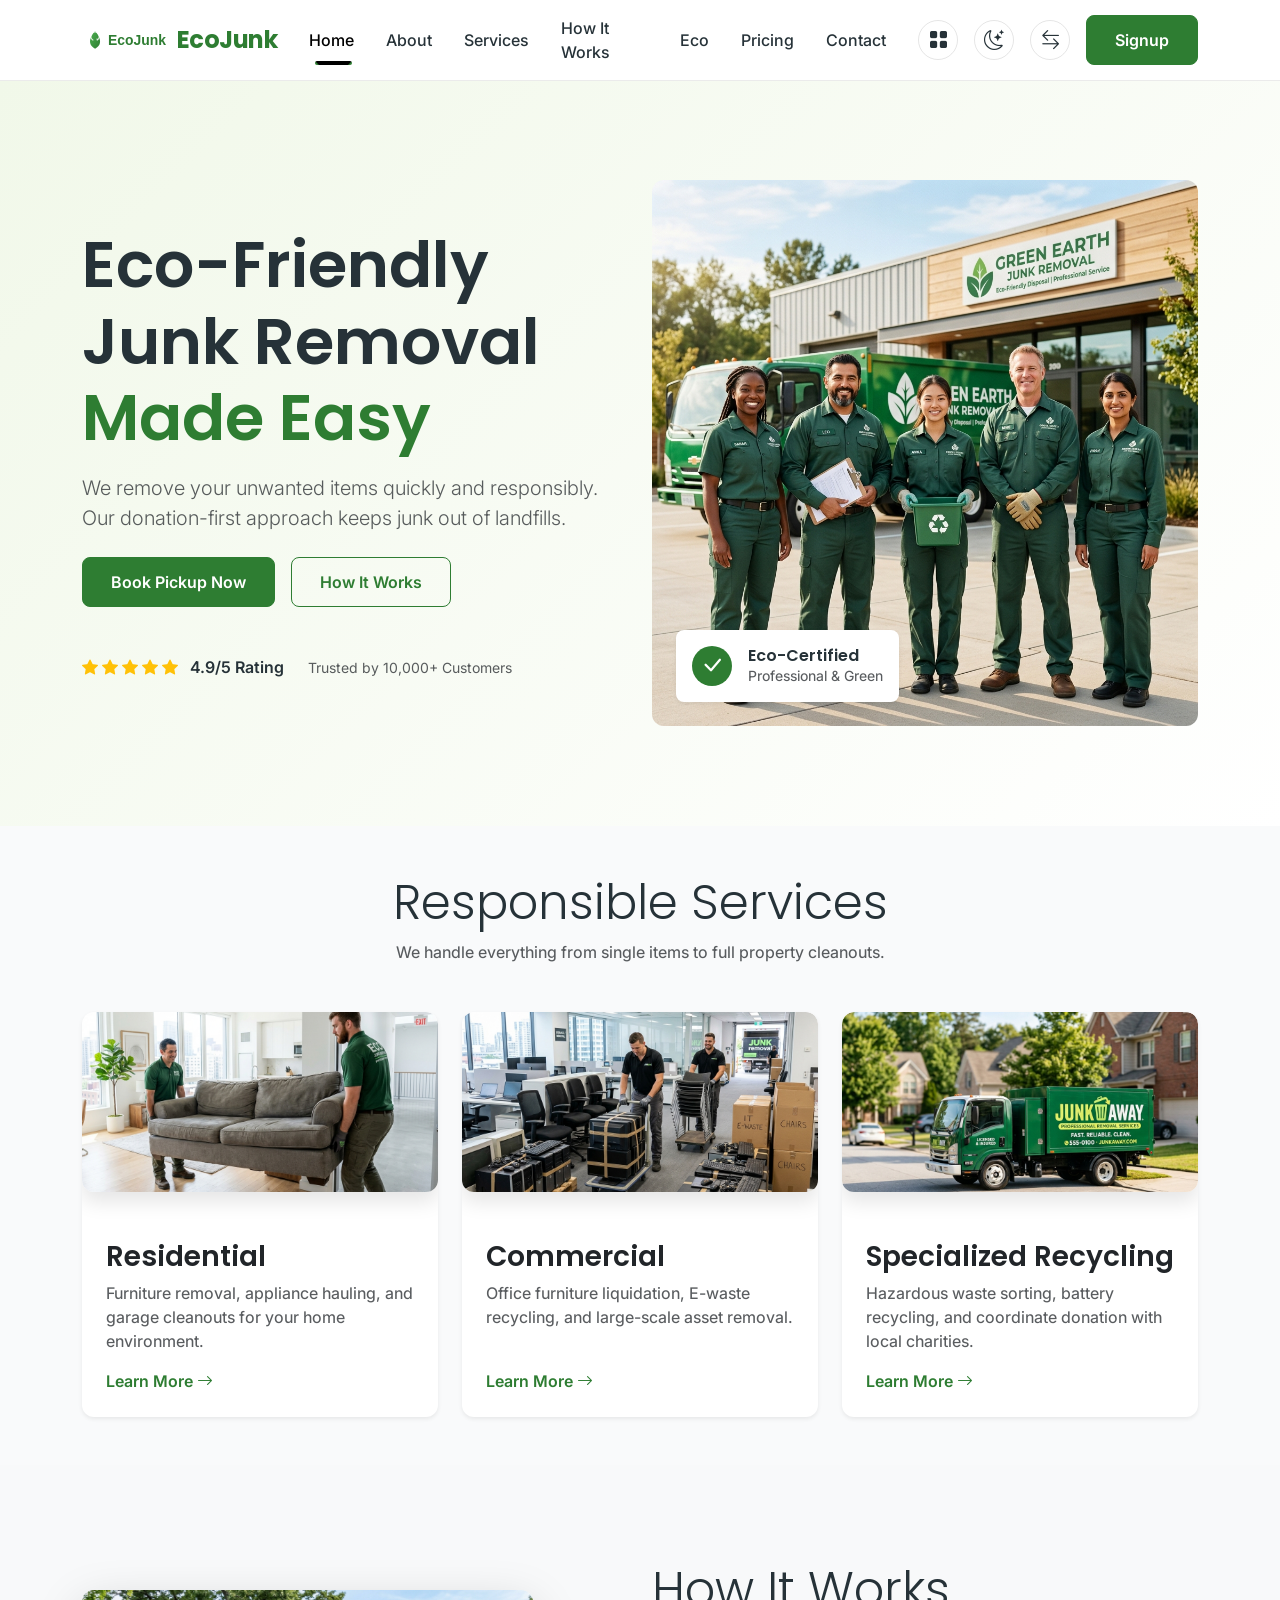
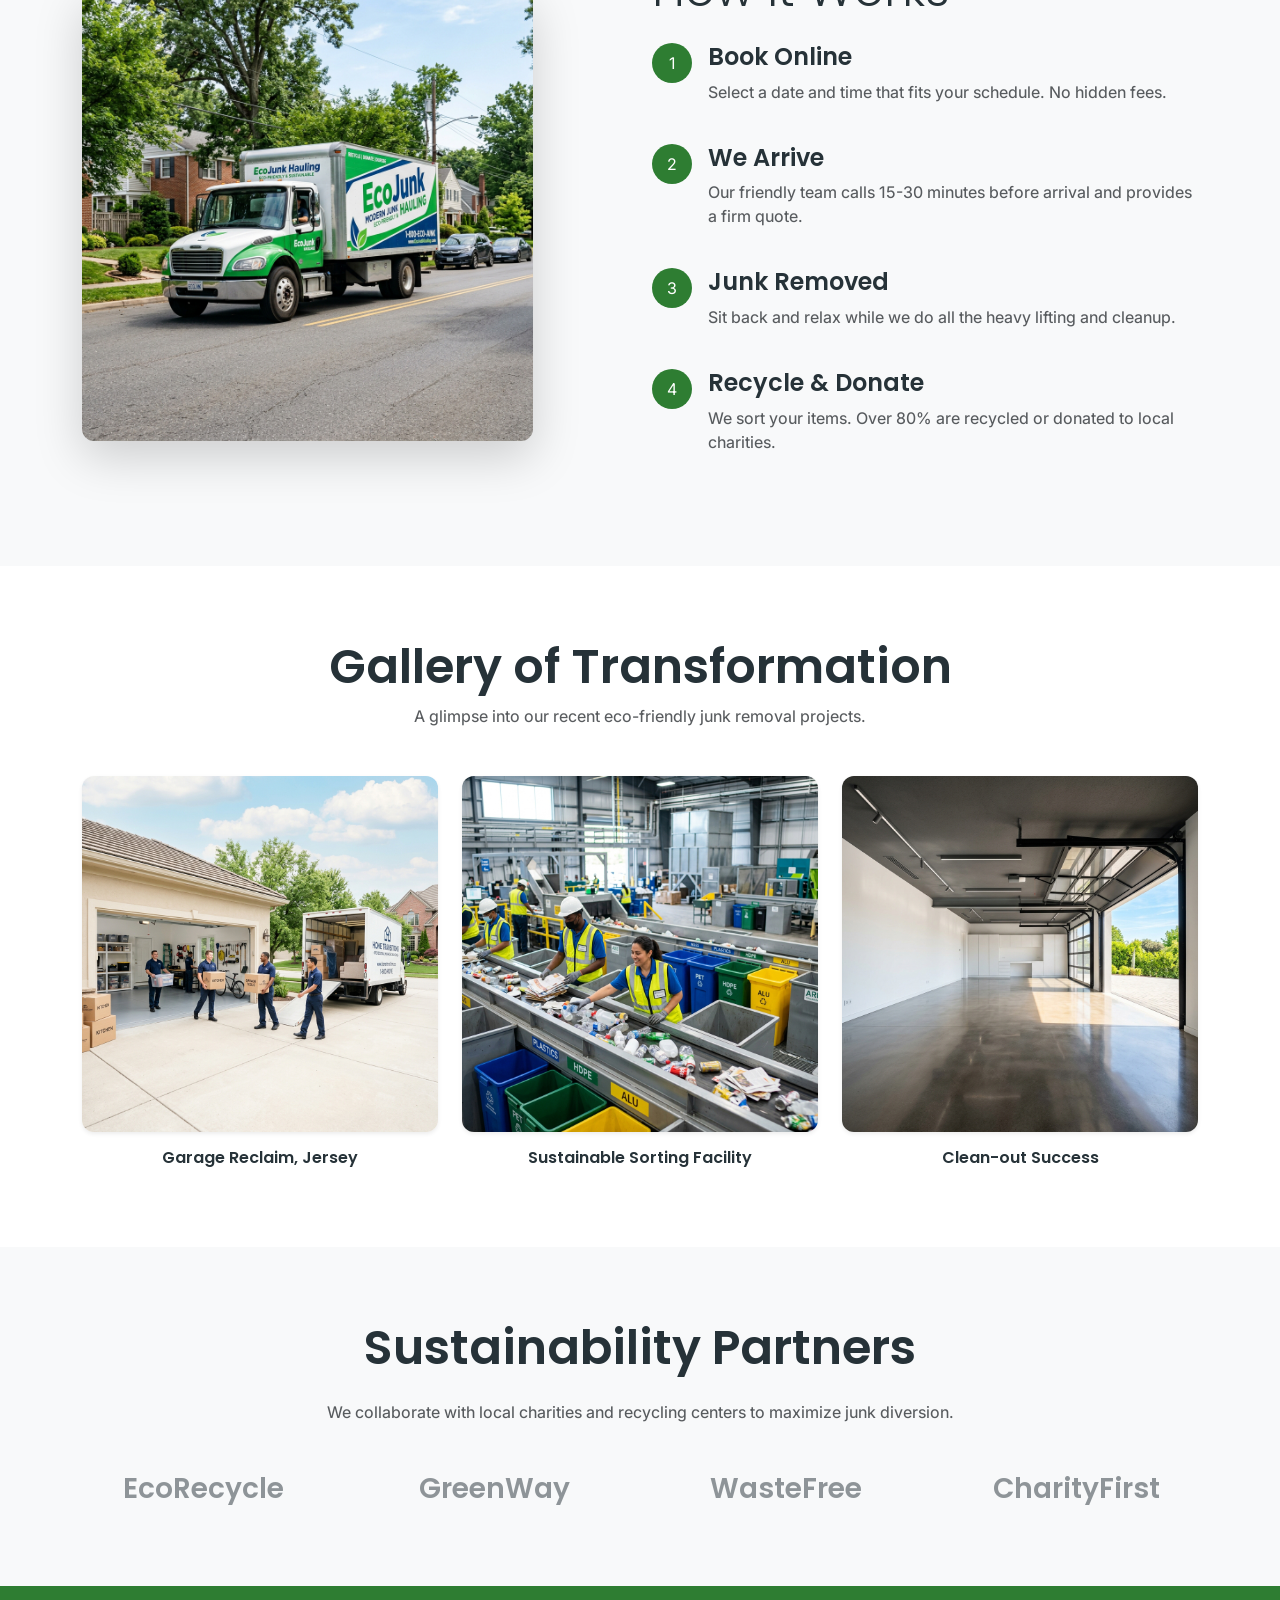
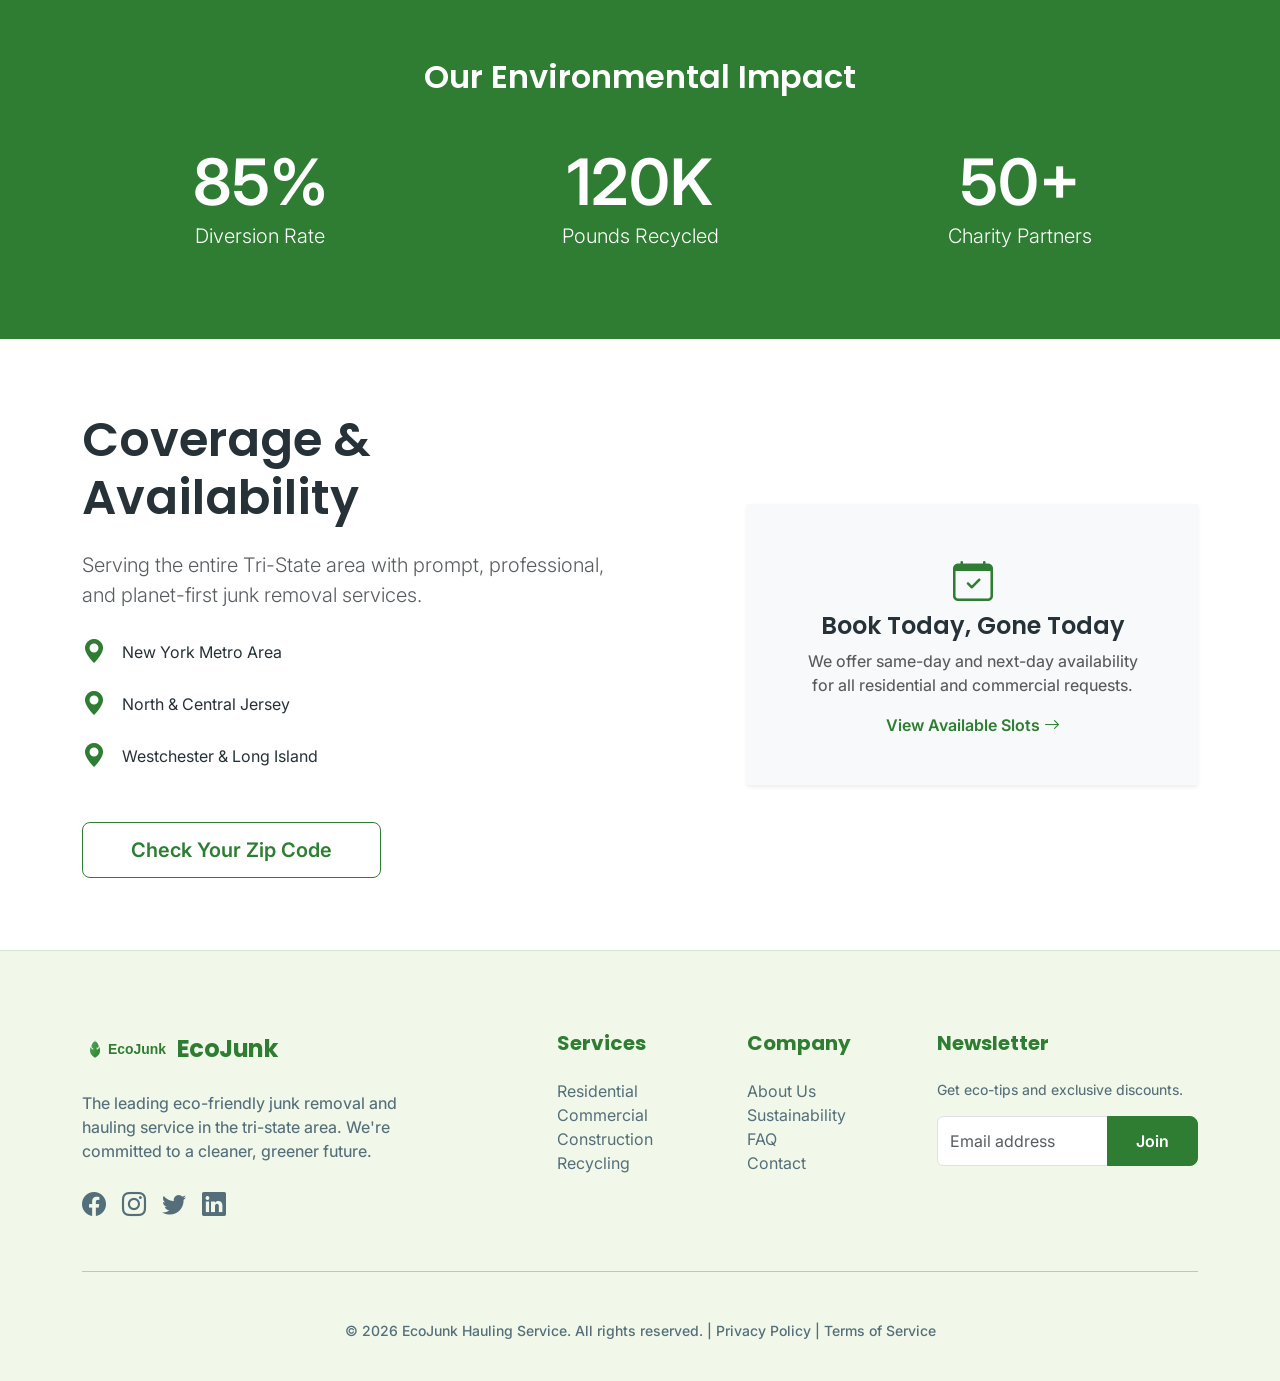
<file: index.html>
<!DOCTYPE html>
<html lang="en">

<head>
    <meta charset="UTF-8">
    <meta name="viewport" content="width=device-width, initial-scale=1.0">
    <title>EcoJunk Hauling | Eco-Friendly Junk Removal Made Easy</title>
    <meta name="description"
        content="Eco-friendly junk removal and hauling. We recycle and donate first. Get an instant quote and book your pickup online today!">

    <!-- Bootstrap 5 CSS -->
    <link href="https://cdn.jsdelivr.net/npm/bootstrap@5.3.0/dist/css/bootstrap.min.css" rel="stylesheet">
    <!-- Bootstrap Icons -->
    <link rel="stylesheet" href="https://cdn.jsdelivr.net/npm/bootstrap-icons@1.10.0/font/bootstrap-icons.css">
    <!-- Custom CSS -->
    <link rel="stylesheet" href="css/style.css">

    <link rel="icon" type="image/svg+xml" href="favicon.svg">
</head>

<body>

    <!-- Fixed Header -->
    <nav class="navbar navbar-expand-xl fixed-top">
        <div class="container">
            <a class="navbar-brand d-flex align-items-center" href="index.html">
                <img src="assets/logo.svg" alt="EcoJunk" class="site-logo">
                <span class="ms-2 brand-text">EcoJunk</span>
            </a>
            <button class="navbar-toggler collapsed" type="button" data-bs-toggle="collapse" data-bs-target="#navbarNav"
                aria-controls="navbarNav" aria-expanded="false" aria-label="Toggle navigation">
                <span class="navbar-toggler-icon"></span>
            </button>
            <div class="collapse navbar-collapse" id="navbarNav">
                <ul class="navbar-nav ms-auto align-items-center">
                    <li class="nav-item d-none d-xl-block dropdown">
                        <a class="nav-link dropdown-toggle" href="#" role="button" data-bs-toggle="dropdown">Home</a>
                        <ul class="dropdown-menu border-0 shadow-sm">
                            <li><a class="dropdown-item" href="index.html">Home 1</a></li>
                            <li><a class="dropdown-item" href="home2.html">Home 2</a></li>
                        </ul>
                    </li>
                    <li class="nav-item d-xl-none"><a class="nav-link" href="index.html">Home 1</a></li>
                    <li class="nav-item d-xl-none"><a class="nav-link" href="home2.html">Home 2</a></li>
                    <li class="nav-item"><a class="nav-link" href="about.html">About</a></li>
                    <li class="nav-item">
                        <a class="nav-link" href="services.html">Services</a>

                    </li>

                    <li class="nav-item"><a class="nav-link" href="how-it-works.html">How It Works</a></li>
                    <li class="nav-item"><a class="nav-link" href="eco-commitment.html">Eco</a></li>
                    <li class="nav-item"><a class="nav-link" href="pricing.html">Pricing</a></li>
                    <li class="nav-item"><a class="nav-link" href="contact.html">Contact</a></li>
                    <li class="nav-item"><a class="nav-icon-link ms-lg-3" href="dashboard.html" id="dashboard-link"
                            title="Customer Dashboard"><i class="bi bi-grid-fill"></i></a></li>
                    <li class="nav-item"><a class="nav-icon-link ms-lg-3" href="#" id="theme-toggle"
                            title="Toggle Theme"><i class="bi bi-moon-stars"></i></a></li>
                    <li class="nav-item"><a class="nav-icon-link ms-lg-3" href="#" id="rtl-toggle"
                            title="Toggle RTL Support"><i class="bi bi-arrow-left-right"></i></a></li>
                    <li class="nav-item"><a class="btn btn-success ms-lg-3" href="signup.html">Signup</a></li>
                </ul>
            </div>
        </div>
    </nav>

    <!-- Hero Section -->
    <section class="hero-section">
        <div class="container">
            <div class="row align-items-center">
                <div class="col-lg-6 mb-5 mb-lg-0 text-center text-lg-start">
                    <h1 class="display-3 fw-bold mb-3">Eco-Friendly Junk Removal <span class="text-primary-green">Made
                            Easy</span></h1>
                    <p class="lead mb-4 text-muted">We remove your unwanted items quickly and responsibly. Our
                        donation-first approach keeps junk out of landfills.</p>
                    <div class="d-flex flex-column flex-sm-row gap-3 justify-content-center justify-content-lg-start">
                        <a href="book-pickup.html" class="btn btn-success">Book Pickup Now</a>
                        <a href="#how-it-works" class="btn btn-outline-success">How It Works</a>
                    </div>
                    <div class="mt-5 d-flex align-items-center justify-content-center justify-content-lg-start gap-4">
                        <div class="d-flex align-items-center">
                            <i class="bi bi-star-fill text-warning me-1"></i>
                            <i class="bi bi-star-fill text-warning me-1"></i>
                            <i class="bi bi-star-fill text-warning me-1"></i>
                            <i class="bi bi-star-fill text-warning me-1"></i>
                            <i class="bi bi-star-fill text-warning me-1"></i>
                            <span class="ms-2 fw-bold">4.9/5 Rating</span>
                        </div>
                        <div class="text-muted small">Trusted by 10,000+ Customers</div>
                    </div>
                </div>
                <div class="col-lg-6">
                    <!-- Hero Visual [NEW] -->
                    <div class="position-relative">
                        <img src="assets/about_hero.png" alt="EcoJunk Team"
                            class="img-fluid rounded-lg shadow-2xl shadowed transition-hover">
                        <div
                            class="position-absolute bottom-0 start-0 m-4 p-3 bg-white rounded-3 shadow-sm d-none d-md-block">
                            <div class="d-flex align-items-center gap-3">
                                <div class="bg-primary-green text-white rounded-circle d-flex align-items-center justify-content-center"
                                    style="width: 40px; height: 40px;">
                                    <i class="bi bi-check-lg fs-4"></i>
                                </div>
                                <div>
                                    <h6 class="fw-bold mb-0">Eco-Certified</h6>
                                    <p class="small text-muted mb-0">Professional & Green</p>
                                </div>
                            </div>
                        </div>
                    </div>
                </div>
            </div>
        </div>
    </section>

    <!-- Services Overview -->
    <section class="py-5">
        <div class="container">
            <div class="text-center mb-5">
                <h2 class="display-5">Responsible Services</h2>
                <p class="text-muted">We handle everything from single items to full property cleanouts.</p>
            </div>
            <div class="row g-4">
                <div class="col-md-4">
                    <div class="card h-100 border-0 shadow-sm overflow-hidden transition-hover">
                        <div class="process-img-wrapper">
                            <img src="assets/service_residential.png" alt="Residential Service" class="process-img">
                        </div>
                        <div class="card-body p-4 d-flex flex-column text-center text-md-start">
                            <h3 class="fw-bold">Residential</h3>
                            <p class="text-muted">Furniture removal, appliance hauling, and garage cleanouts for your
                                home environment.</p>
                            <a href="services.html#residential"
                                class="mt-auto text-primary-green fw-bold text-decoration-none d-inline-block service-learn-more">Learn
                                More <i class="bi bi-arrow-right"></i></a>
                        </div>
                    </div>
                </div>
                <div class="col-md-4">
                    <div class="card h-100 border-0 shadow-sm overflow-hidden transition-hover">
                        <div class="process-img-wrapper">
                            <img src="assets/service_commercial.png" alt="Commercial Service" class="process-img">
                        </div>
                        <div class="card-body p-4 d-flex flex-column text-center text-md-start">
                            <h3 class="fw-bold">Commercial</h3>
                            <p class="text-muted">Office furniture liquidation, E-waste recycling, and large-scale asset
                                removal.</p>
                            <a href="services.html#commercial"
                                class="mt-auto text-primary-green fw-bold text-decoration-none d-inline-block service-learn-more">Learn
                                More <i class="bi bi-arrow-right"></i></a>
                        </div>
                    </div>
                </div>
                <div class="col-md-4">
                    <div class="card h-100 border-0 shadow-sm overflow-hidden transition-hover">
                        <div class="process-img-wrapper">
                            <img src="assets/eco_collection.png" alt="Recycling Service" class="process-img">
                        </div>
                        <div class="card-body p-4 d-flex flex-column text-center text-md-start">
                            <h3 class="fw-bold">Specialized Recycling</h3>
                            <p class="text-muted">Hazardous waste sorting, battery recycling, and coordinate donation
                                with local charities.</p>
                            <a href="services.html#recycling"
                                class="mt-auto text-primary-green fw-bold text-decoration-none d-inline-block service-learn-more">Learn
                                More <i class="bi bi-arrow-right"></i></a>
                        </div>
                    </div>
                </div>
            </div>
        </div>
    </section>

    <!-- How It Works -->
    <section class="bg-light py-5" id="how-it-works">
        <div class="container">
            <div class="row align-items-center">
                <div class="col-lg-5">
                    <img src="assets/hero.png" alt="Professional Truck" class="img-fluid rounded-lg shadow-lg">
                </div>
                <div class="col-lg-6 offset-lg-1 py-5 text-center text-lg-start">
                    <h2 class="display-5 mb-4">How It Works</h2>
                    <div class="d-flex flex-column flex-md-row align-items-center align-items-md-start mb-4">
                        <div class="flex-shrink-0">
                            <div class="bg-primary-green text-white rounded-circle d-flex align-items-center justify-content-center"
                                style="width: 40px; height: 40px;">1</div>
                        </div>
                        <div class="ms-md-3 mt-3 mt-md-0 text-center text-md-start">
                            <h4>Book Online</h4>
                            <p class="text-muted">Select a date and time that fits your schedule. No hidden fees.</p>
                        </div>
                    </div>
                    <div class="d-flex flex-column flex-md-row align-items-center align-items-md-start mb-4">
                        <div class="flex-shrink-0">
                            <div class="bg-primary-green text-white rounded-circle d-flex align-items-center justify-content-center"
                                style="width: 40px; height: 40px;">2</div>
                        </div>
                        <div class="ms-md-3 mt-3 mt-md-0 text-center text-md-start">
                            <h4>We Arrive</h4>
                            <p class="text-muted">Our friendly team calls 15-30 minutes before arrival and provides a
                                firm quote.</p>
                        </div>
                    </div>
                    <div class="d-flex flex-column flex-md-row align-items-center align-items-md-start mb-4">
                        <div class="flex-shrink-0">
                            <div class="bg-primary-green text-white rounded-circle d-flex align-items-center justify-content-center"
                                style="width: 40px; height: 40px;">3</div>
                        </div>
                        <div class="ms-md-3 mt-3 mt-md-0 text-center text-md-start">
                            <h4>Junk Removed</h4>
                            <p class="text-muted">Sit back and relax while we do all the heavy lifting and cleanup.</p>
                        </div>
                    </div>
                    <div class="d-flex flex-column flex-md-row align-items-center align-items-md-start">
                        <div class="flex-shrink-0">
                            <div class="bg-primary-green text-white rounded-circle d-flex align-items-center justify-content-center"
                                style="width: 40px; height: 40px;">4</div>
                        </div>
                        <div class="ms-md-3 mt-3 mt-md-0 text-center text-md-start">
                            <h4>Recycle & Donate</h4>
                            <p class="text-muted">We sort your items. Over 80% are recycled or donated to local
                                charities.</p>
                        </div>
                    </div>
                </div>
            </div>
        </div>
    </section>

    <!-- Section 1: Gallery of Transformation [NEW] -->
    <section class="py-5 bg-white">
        <div class="container py-4">
            <div class="text-center mb-5">
                <h2 class="display-5 fw-bold">Gallery of Transformation</h2>
                <p class="text-muted">A glimpse into our recent eco-friendly junk removal projects.</p>
            </div>
            <div class="row g-4 justify-content-center text-center">
                <div class="col-md-4">
                    <img src="assets/how_it_works_hero.png" alt="Recent Project 1"
                        class="img-fluid rounded-lg shadow-sm shadowed mb-2">
                    <h6 class="fw-bold mt-2">Garage Reclaim, Jersey</h6>
                </div>
                <div class="col-md-4">
                    <img src="assets/eco_sorting.png" alt="Recent Project 2"
                        class="img-fluid rounded-lg shadow-sm shadowed mb-2">
                    <h6 class="fw-bold mt-2">Sustainable Sorting Facility</h6>
                </div>
                <div class="col-md-4">
                    <img src="assets/reclaim_bg.png" alt="Recent Project 3"
                        class="img-fluid rounded-lg shadow-sm shadowed mb-2">
                    <h6 class="fw-bold mt-2">Clean-out Success</h6>
                </div>
            </div>
        </div>
    </section>

    <!-- Section 2: Sustainability & Community Partners [NEW] -->
    <section class="py-5 bg-light">
        <div class="container py-4 text-center">
            <h2 class="display-5 fw-bold mb-4">Sustainability Partners</h2>
            <p class="text-muted mb-5">We collaborate with local charities and recycling centers to maximize junk
                diversion.</p>
            <div class="row row-cols-2 row-cols-md-4 g-3 g-md-5 align-items-center opacity-50 justify-content-center">
                <div class="col">
                    <h3 class="fw-bold">EcoRecycle</h3>
                </div>
                <div class="col">
                    <h3 class="fw-bold">GreenWay</h3>
                </div>
                <div class="col">
                    <h3 class="fw-bold">WasteFree</h3>
                </div>
                <div class="col">
                    <h3 class="fw-bold">CharityFirst</h3>
                </div>
            </div>
        </div>
    </section>

    <!-- Eco Commitment Highlight -->
    <section class="py-5 bg-primary-green text-white">
        <div class="container text-center py-4">
            <h2 class="mb-5 text-white">Our Environmental Impact</h2>
            <div class="row g-4">
                <div class="col-md-4">
                    <div class="display-3 fw-bold">85%</div>
                    <p class="lead">Diversion Rate</p>
                </div>
                <div class="col-md-4">
                    <div class="display-3 fw-bold">120K</div>
                    <p class="lead">Pounds Recycled</p>
                </div>
                <div class="col-md-4">
                    <div class="display-3 fw-bold">50+</div>
                    <p class="lead">Charity Partners</p>
                </div>
            </div>
        </div>
    </section>

    <!-- Section 3: Service Area Coverage [NEW] -->
    <section class="py-5 bg-white">
        <div class="container py-4">
            <div class="row align-items-center">
                <div class="col-lg-6 text-center text-lg-start">
                    <h2 class="display-5 fw-bold mb-4">Coverage & Availability</h2>
                    <p class="lead text-muted mb-4">Serving the entire Tri-State area with prompt, professional, and
                        planet-first junk removal services.</p>
                    <ul class="list-unstyled d-inline-block text-start">
                        <li class="mb-3 d-flex align-items-center justify-content-center justify-content-lg-start"><i
                                class="bi bi-geo-alt-fill text-primary-green me-3 fs-4"></i> New York Metro Area</li>
                        <li class="mb-3 d-flex align-items-center justify-content-center justify-content-lg-start"><i
                                class="bi bi-geo-alt-fill text-primary-green me-3 fs-4"></i> North & Central Jersey</li>
                        <li class="mb-3 d-flex align-items-center justify-content-center justify-content-lg-start"><i
                                class="bi bi-geo-alt-fill text-primary-green me-3 fs-4"></i> Westchester & Long Island
                        </li>
                    </ul>
                    <div class="mt-3">
                        <a href="contact.html" class="btn btn-outline-success btn-lg px-5">Check Your Zip Code</a>
                    </div>
                </div>
                <div class="col-lg-5 offset-lg-1 mt-5 mt-lg-0">
                    <div class="p-5 bg-light rounded-2xl shadow-sm text-center">
                        <i class="bi bi-calendar-check text-primary-green fs-1 mb-4"></i>
                        <h4 class="fw-bold">Book Today, Gone Today</h4>
                        <p class="text-muted">We offer same-day and next-day availability for all residential and
                            commercial requests.</p>
                        <a href="book-pickup.html" class="fw-bold text-primary-green text-decoration-none">View
                            Available Slots <i class="bi bi-arrow-right"></i></a>
                    </div>
                </div>
            </div>
        </div>
    </section>

    <!-- Footer -->
    <footer>
        <div class="container">
            <div class="row g-4">
                <div class="col-lg-4">
                    <a href="index.html" class="d-flex align-items-center mb-4 text-decoration-none">
                        <img src="assets/logo.svg" alt="EcoJunk Logo" class="site-logo">
                        <span class="ms-2 brand-text">EcoJunk</span>
                    </a>
                    <p>The leading eco-friendly junk removal and hauling service in the tri-state area. We're committed
                        to a cleaner, greener future.</p>
                    <div class="d-flex gap-3 fs-4 mt-4">
                        <a href="#"><i class="bi bi-facebook"></i></a>
                        <a href="#"><i class="bi bi-instagram"></i></a>
                        <a href="#"><i class="bi bi-twitter"></i></a>
                        <a href="#"><i class="bi bi-linkedin"></i></a>
                    </div>
                </div>
                <div class="col-lg-2 offset-lg-1">
                    <h5 class="mb-4">Services</h5>
                    <ul class="list-unstyled">
                        <li><a href="#">Residential</a></li>
                        <li><a href="#">Commercial</a></li>
                        <li><a href="#">Construction</a></li>
                        <li><a href="#">Recycling</a></li>
                    </ul>
                </div>
                <div class="col-lg-2">
                    <h5 class="mb-4">Company</h5>
                    <ul class="list-unstyled">
                        <li><a href="about.html">About Us</a></li>
                        <li><a href="eco-commitment.html">Sustainability</a></li>
                        <li><a href="faq.html">FAQ</a></li>
                        <li><a href="contact.html">Contact</a></li>
                    </ul>
                </div>
                <div class="col-lg-3">
                    <h5 class="mb-4">Newsletter</h5>
                    <p class="small">Get eco-tips and exclusive discounts.</p>
                    <div class="input-group">
                        <input type="email" class="form-control" placeholder="Email address">
                        <button class="btn btn-success" type="button">Join</button>
                    </div>
                </div>
            </div>
            <hr class="my-5 opacity-10">
            <div class="text-center small copyright-text">
                &copy; 2026 EcoJunk Hauling Service. All rights reserved. | <a href="#">Privacy Policy</a> | <a
                    href="#">Terms of Service</a>
            </div>
        </div>
    </footer><button id="scroll-to-top" class="btn btn-success rounded-circle shadow-lg"><i
            class="bi bi-arrow-up"></i></button>

    <!-- Scripts -->
    <script src="https://cdn.jsdelivr.net/npm/bootstrap@5.3.0/dist/js/bootstrap.bundle.min.js"></script>
    <script src="js/main.js"></script>
</body>

</html>
</file>
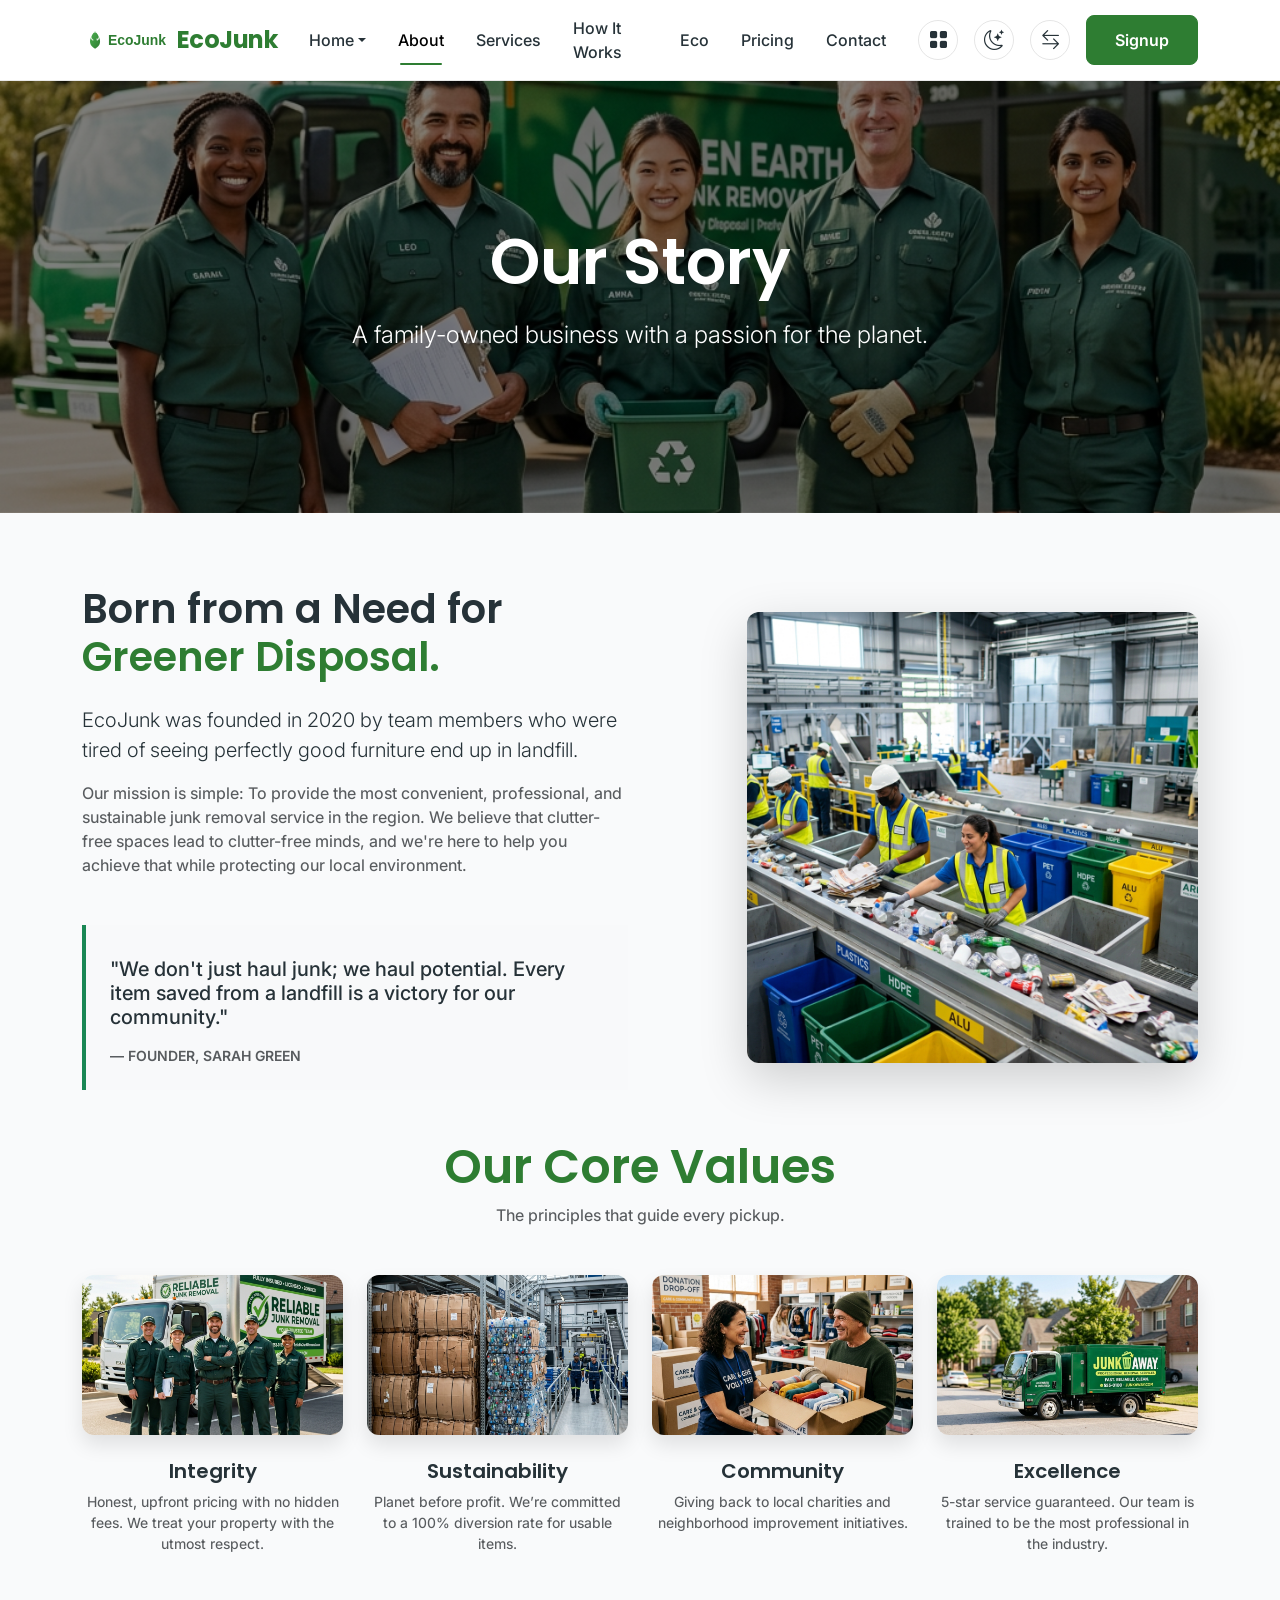
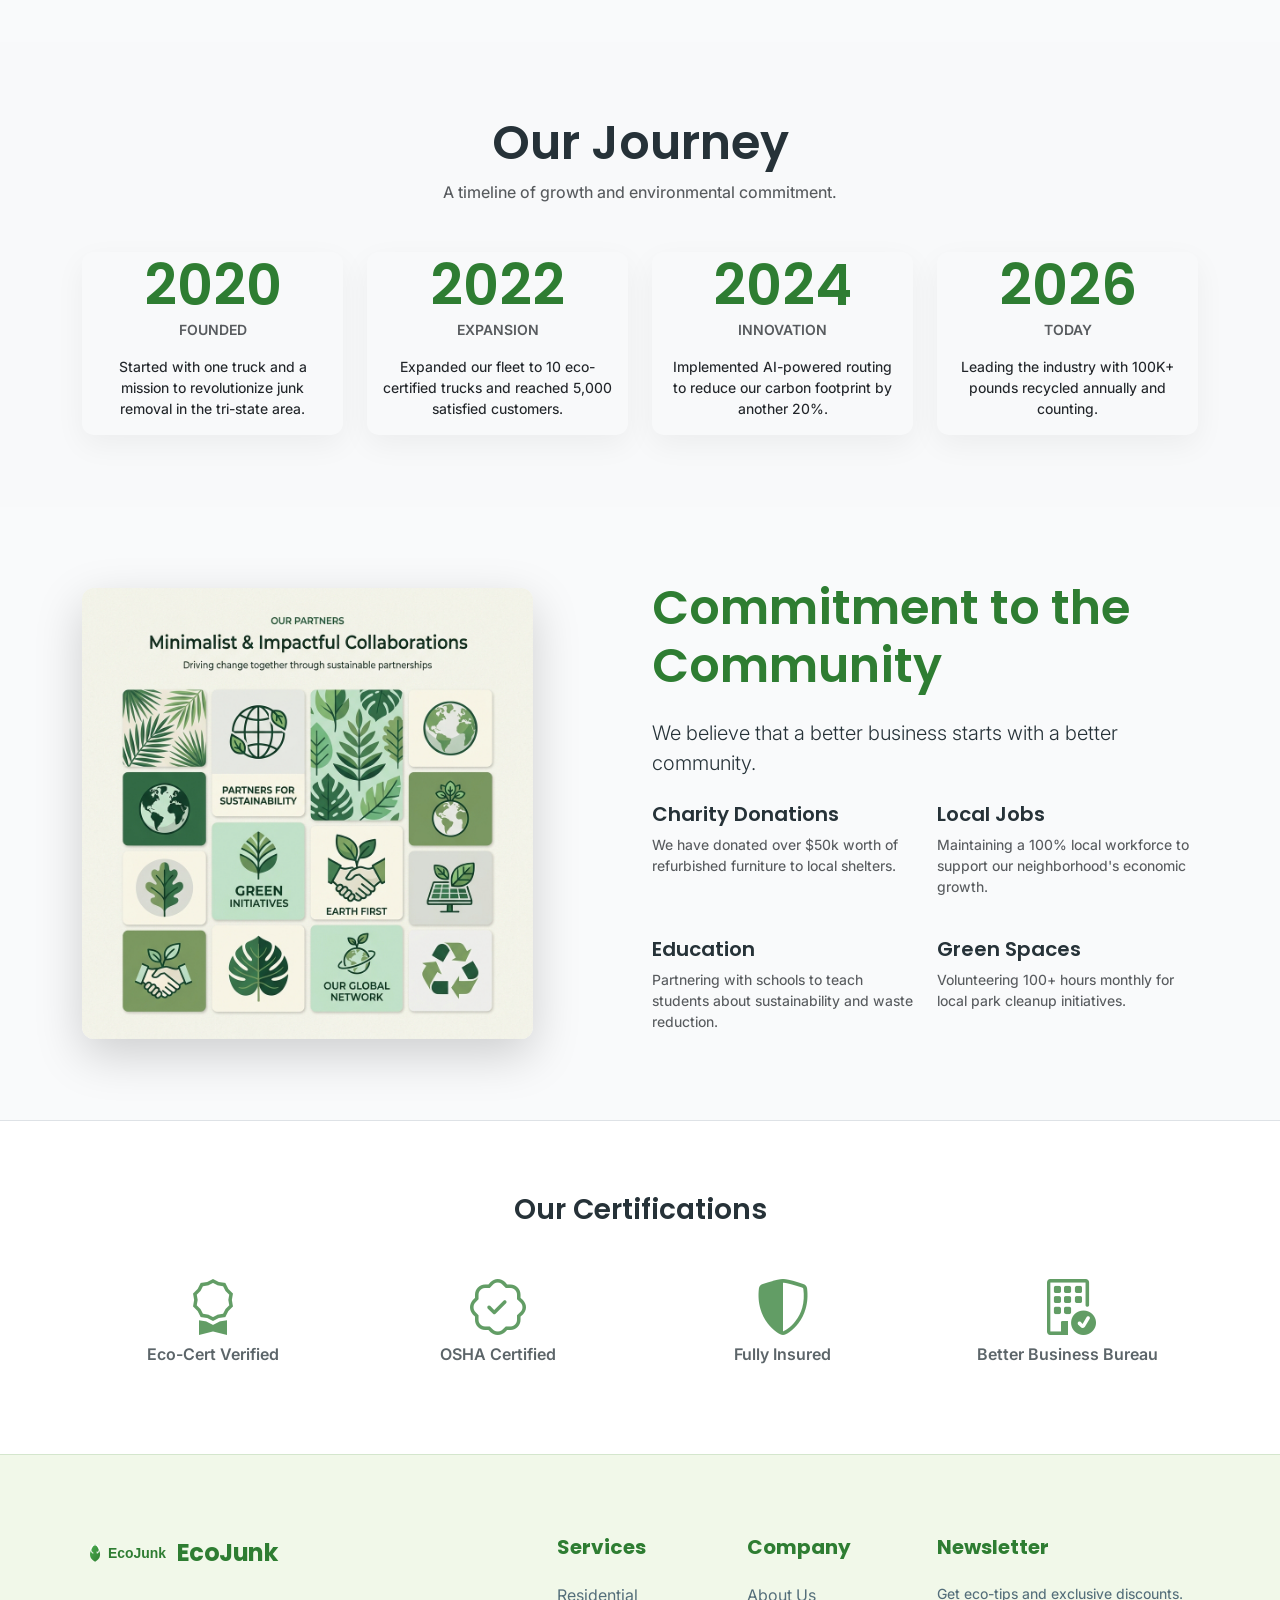
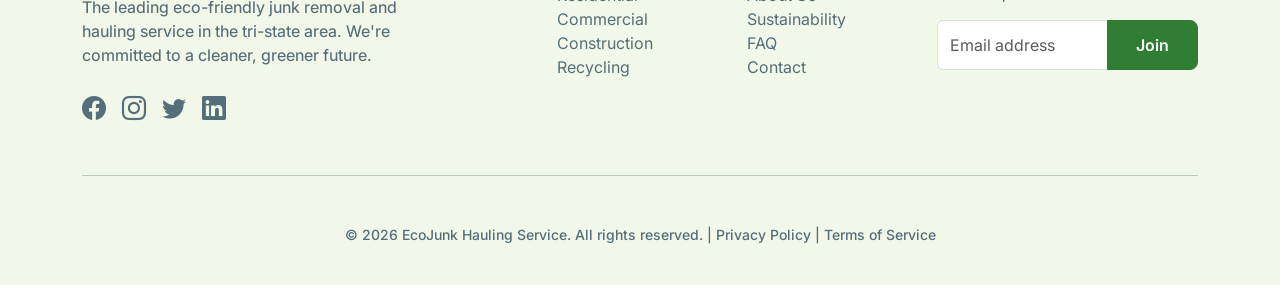
<file: about.html>
<!DOCTYPE html>
<html lang="en">

<head>
    <meta charset="UTF-8">
    <meta name="viewport" content="width=device-width, initial-scale=1.0">
    <title>About Us | EcoJunk Hauling</title>
    <!-- Bootstrap 5 CSS -->
    <link href="https://cdn.jsdelivr.net/npm/bootstrap@5.3.0/dist/css/bootstrap.min.css" rel="stylesheet">
    <link rel="stylesheet" href="https://cdn.jsdelivr.net/npm/bootstrap-icons@1.10.0/font/bootstrap-icons.css">
    <link rel="stylesheet" href="css/style.css">
    <link rel="icon" type="image/svg+xml" href="favicon.svg">
</head>

<body>

    <!-- Fixed Header -->
    <nav class="navbar navbar-expand-xl fixed-top">
        <div class="container">
            <a class="navbar-brand d-flex align-items-center" href="index.html">
                <img src="assets/logo.svg" alt="EcoJunk" class="site-logo">
                <span class="ms-2 brand-text">EcoJunk</span>
            </a>
            <button class="navbar-toggler collapsed" type="button" data-bs-toggle="collapse" data-bs-target="#navbarNav"
                aria-controls="navbarNav" aria-expanded="false" aria-label="Toggle navigation">
                <span class="navbar-toggler-icon"></span>
            </button>
            <div class="collapse navbar-collapse" id="navbarNav">
                <ul class="navbar-nav ms-auto align-items-center">
                    <li class="nav-item d-none d-xl-block dropdown">
                        <a class="nav-link dropdown-toggle" href="#" role="button" data-bs-toggle="dropdown">Home</a>
                        <ul class="dropdown-menu border-0 shadow-sm">
                            <li><a class="dropdown-item" href="index.html">Home 1</a></li>
                            <li><a class="dropdown-item" href="home2.html">Home 2</a></li>
                        </ul>
                    </li>
                    <li class="nav-item d-xl-none"><a class="nav-link" href="index.html">Home 1</a></li>
                    <li class="nav-item d-xl-none"><a class="nav-link" href="home2.html">Home 2</a></li>
                    <li class="nav-item"><a class="nav-link" href="about.html">About</a></li>
                    <li class="nav-item">
                        <a class="nav-link" href="services.html">Services</a>

                    </li>

                    <li class="nav-item"><a class="nav-link" href="how-it-works.html">How It Works</a></li>
                    <li class="nav-item"><a class="nav-link" href="eco-commitment.html">Eco</a></li>
                    <li class="nav-item"><a class="nav-link" href="pricing.html">Pricing</a></li>
                    <li class="nav-item"><a class="nav-link" href="contact.html">Contact</a></li>
                    <li class="nav-item"><a class="nav-icon-link ms-lg-3" href="dashboard.html" id="dashboard-link"
                            title="Customer Dashboard"><i class="bi bi-grid-fill"></i></a></li>
                    <li class="nav-item"><a class="nav-icon-link ms-lg-3" href="#" id="theme-toggle"
                            title="Toggle Theme"><i class="bi bi-moon-stars"></i></a></li>
                    <li class="nav-item"><a class="nav-icon-link ms-lg-3" href="#" id="rtl-toggle"
                            title="Toggle RTL Support"><i class="bi bi-arrow-left-right"></i></a></li>
                    <li class="nav-item"><a class="btn btn-success ms-lg-3" href="signup.html">Signup</a></li>
                </ul>
            </div>
        </div>
    </nav>

    <!-- About Hero -->
    <header class="hero-about text-center">
        <div class="container py-4">
            <h1 class="display-3 fw-bold mb-3 text-white">Our Story</h1>
            <p class="lead text-white opacity-90 fs-4">A family-owned business with a passion for the planet.</p>
        </div>
    </header>

    <!-- Mission & Story -->
    <section class="py-5">
        <div class="container py-4">
            <div class="row align-items-center">
                <div class="col-lg-6 mb-5 mb-lg-0 about-section-content">
                    <h2 class="display-6 fw-bold mb-4">Born from a Need for <span class="text-primary-green">Greener
                            Disposal.</span></h2>
                    <p class="lead">EcoJunk was founded in 2020 by team members who were tired of seeing perfectly good
                        furniture end up in landfill.</p>
                    <p class="text-muted">Our mission is simple: To provide the most convenient, professional, and
                        sustainable junk removal service in the region. We believe that clutter-free spaces lead to
                        clutter-free minds, and we're here to help you achieve that while protecting our local
                        environment.</p>
                    <div class="p-4 border-start border-4 border-success bg-light mt-5">
                        <p class="h5 font-italic mb-0 py-2">"We don't just haul junk; we haul potential. Every item
                            saved
                            from a landfill is a victory for our community."</p>
                        <span class="small text-uppercase fw-bold text-muted mt-2 d-block">— Founder, Sarah Green</span>
                    </div>
                </div>
                <div class="col-lg-5 offset-lg-1">
                    <img src="assets/eco_sorting.png" alt="Eco Sorting" class="img-fluid rounded-lg shadow-lg w-100">
                </div>
                <div class="col-lg-12 mt-5">
                    <div class="text-center mb-5">
                        <h2 class="display-5 fw-bold text-primary-green">Our Core Values</h2>
                        <p class="text-muted">The principles that guide every pickup.</p>
                    </div>
                    <div class="row g-4 text-center">
                        <div class="col-md-3">
                            <div class="process-img-wrapper" style="height: 160px;">
                                <img src="assets/hiw_insured.png" alt="Integrity" class="process-img">
                            </div>
                            <h5 class="fw-bold">Integrity</h5>
                            <p class="small text-muted">Honest, upfront pricing with no hidden fees. We treat your
                                property with the utmost respect.</p>
                        </div>
                        <div class="col-md-3">
                            <div class="process-img-wrapper" style="height: 160px;">
                                <img src="assets/eco_recycling.png" alt="Sustainability" class="process-img">
                            </div>
                            <h5 class="fw-bold">Sustainability</h5>
                            <p class="small text-muted">Planet before profit. We’re committed to a 100% diversion rate
                                for usable items.</p>
                        </div>
                        <div class="col-md-3">
                            <div class="process-img-wrapper" style="height: 160px;">
                                <img src="assets/eco_donation.png" alt="Community" class="process-img">
                            </div>
                            <h5 class="fw-bold">Community</h5>
                            <p class="small text-muted">Giving back to local charities and neighborhood improvement
                                initiatives.</p>
                        </div>
                        <div class="col-md-3">
                            <div class="process-img-wrapper" style="height: 160px;">
                                <img src="assets/eco_collection.png" alt="Excellence" class="process-img">
                            </div>
                            <h5 class="fw-bold">Excellence</h5>
                            <p class="small text-muted">5-star service guaranteed. Our team is trained to be the most
                                professional in the industry.</p>
                        </div>
                    </div>
                </div>
            </div>
        </div>
    </section>

    <!-- Our Journey & Milestones [NEW] -->
    <section class="py-5 bg-light">
        <div class="container py-4">
            <div class="text-center mb-5">
                <h2 class="display-5 fw-bold">Our Journey</h2>
                <p class="text-muted">A timeline of growth and environmental commitment.</p>
            </div>
            <div class="row row-cols-1 row-cols-md-4 g-4 text-center">
                <div class="col">
                    <div class="card h-100 border-0 bg-transparent">
                        <h2 class="display-4 fw-bold text-primary-green mb-0">2020</h2>
                        <span class="fw-bold text-uppercase small text-muted mb-3 d-block">Founded</span>
                        <p class="small px-3">Started with one truck and a mission to revolutionize junk removal in the
                            tri-state area.</p>
                    </div>
                </div>
                <div class="col">
                    <div class="card h-100 border-0 bg-transparent">
                        <h2 class="display-4 fw-bold text-primary-green mb-0">2022</h2>
                        <span class="fw-bold text-uppercase small text-muted mb-3 d-block">Expansion</span>
                        <p class="small px-3">Expanded our fleet to 10 eco-certified trucks and reached 5,000 satisfied
                            customers.</p>
                    </div>
                </div>
                <div class="col">
                    <div class="card h-100 border-0 bg-transparent">
                        <h2 class="display-4 fw-bold text-primary-green mb-0">2024</h2>
                        <span class="fw-bold text-uppercase small text-muted mb-3 d-block">Innovation</span>
                        <p class="small px-3">Implemented AI-powered routing to reduce our carbon footprint by another
                            20%.</p>
                    </div>
                </div>
                <div class="col">
                    <div class="card h-100 border-0 bg-transparent">
                        <h2 class="display-4 fw-bold text-primary-green mb-0">2026</h2>
                        <span class="fw-bold text-uppercase small text-muted mb-3 d-block">Today</span>
                        <p class="small px-3">Leading the industry with 100K+ pounds recycled annually and counting.</p>
                    </div>
                </div>
            </div>
        </div>
    </section>

    <!-- Community-First Impact [NEW] -->
    <section class="py-5">
        <div class="container py-4">
            <div class="row align-items-center">
                <div class="col-lg-5">
                    <div class="rounded-lg shadow-lg overflow-hidden mb-4 mb-lg-0">
                        <img src="assets/eco_partners.png" alt="Community Impact" class="img-fluid w-100">
                    </div>
                </div>
                <div class="col-lg-6 offset-lg-1 about-section-content">
                    <h2 class="display-5 fw-bold mb-4 text-primary-green text-center text-lg-start">Commitment to the
                        Community</h2>
                    <p class="lead mb-4">We believe that a better business starts with a better community.</p>
                    <div class="row g-4">
                        <div class="col-sm-6">
                            <h5 class="fw-bold">Charity Donations</h5>
                            <p class="small text-muted">We have donated over $50k worth of refurbished furniture to
                                local shelters.</p>
                        </div>
                        <div class="col-sm-6">
                            <h5 class="fw-bold">Local Jobs</h5>
                            <p class="small text-muted">Maintaining a 100% local workforce to support our neighborhood's
                                economic growth.</p>
                        </div>
                        <div class="col-sm-6">
                            <h5 class="fw-bold">Education</h5>
                            <p class="small text-muted">Partnering with schools to teach students about sustainability
                                and waste reduction.</p>
                        </div>
                        <div class="col-sm-6">
                            <h5 class="fw-bold">Green Spaces</h5>
                            <p class="small text-muted">Volunteering 100+ hours monthly for local park cleanup
                                initiatives.</p>
                        </div>
                    </div>
                </div>
            </div>
        </div>
    </section>

    <!-- Certifications -->
    <section class="py-5 bg-white text-center border-top about-certifications">
        <div class="container py-4">
            <h3 class="mb-5">Our Certifications</h3>
            <div class="row g-4 opacity-75">
                <div class="col-6 col-md-3">
                    <i class="bi bi-award display-4 mb-2 text-primary-green"></i>
                    <p class="fw-bold">Eco-Cert Verified</p>
                </div>
                <div class="col-6 col-md-3">
                    <i class="bi bi-patch-check display-4 mb-2 text-primary-green"></i>
                    <p class="fw-bold">OSHA Certified</p>
                </div>
                <div class="col-6 col-md-3">
                    <i class="bi bi-shield-shaded display-4 mb-2 text-primary-green"></i>
                    <p class="fw-bold">Fully Insured</p>
                </div>
                <div class="col-6 col-md-3">
                    <i class="bi bi-building-check display-4 mb-2 text-primary-green"></i>
                    <p class="fw-bold">Better Business Bureau</p>
                </div>
            </div>
        </div>
    </section>

    <!-- Footer -->
    <footer>
        <div class="container">
            <div class="row g-4">
                <div class="col-lg-4">
                    <a href="index.html" class="d-flex align-items-center mb-4 text-decoration-none">
                        <img src="assets/logo.svg" alt="EcoJunk Logo" class="site-logo">
                        <span class="ms-2 brand-text">EcoJunk</span>
                    </a>
                    <p>The leading eco-friendly junk removal and hauling service in the tri-state area. We're committed
                        to a cleaner, greener future.</p>
                    <div class="d-flex gap-3 fs-4 mt-4">
                        <a href="#"><i class="bi bi-facebook"></i></a>
                        <a href="#"><i class="bi bi-instagram"></i></a>
                        <a href="#"><i class="bi bi-twitter"></i></a>
                        <a href="#"><i class="bi bi-linkedin"></i></a>
                    </div>
                </div>
                <div class="col-lg-2 offset-lg-1">
                    <h5 class="mb-4">Services</h5>
                    <ul class="list-unstyled">
                        <li><a href="#">Residential</a></li>
                        <li><a href="#">Commercial</a></li>
                        <li><a href="#">Construction</a></li>
                        <li><a href="#">Recycling</a></li>
                    </ul>
                </div>
                <div class="col-lg-2">
                    <h5 class="mb-4">Company</h5>
                    <ul class="list-unstyled">
                        <li><a href="about.html">About Us</a></li>
                        <li><a href="eco-commitment.html">Sustainability</a></li>
                        <li><a href="faq.html">FAQ</a></li>
                        <li><a href="contact.html">Contact</a></li>
                    </ul>
                </div>
                <div class="col-lg-3">
                    <h5 class="mb-4">Newsletter</h5>
                    <p class="small">Get eco-tips and exclusive discounts.</p>
                    <div class="input-group">
                        <input type="email" class="form-control" placeholder="Email address">
                        <button class="btn btn-success" type="button">Join</button>
                    </div>
                </div>
            </div>
            <hr class="my-5 opacity-10">
            <div class="text-center small copyright-text">
                &copy; 2026 EcoJunk Hauling Service. All rights reserved. | <a href="#">Privacy Policy</a> | <a
                    href="#">Terms of Service</a>
            </div>
        </div>
    </footer><button id="scroll-to-top" class="btn btn-success rounded-circle shadow-lg"><i
            class="bi bi-arrow-up"></i></button>

    <!-- Scripts -->
    <script src="https://cdn.jsdelivr.net/npm/bootstrap@5.3.0/dist/js/bootstrap.bundle.min.js"></script>
    <script src="js/main.js"></script>
</body>

</html>
</file>
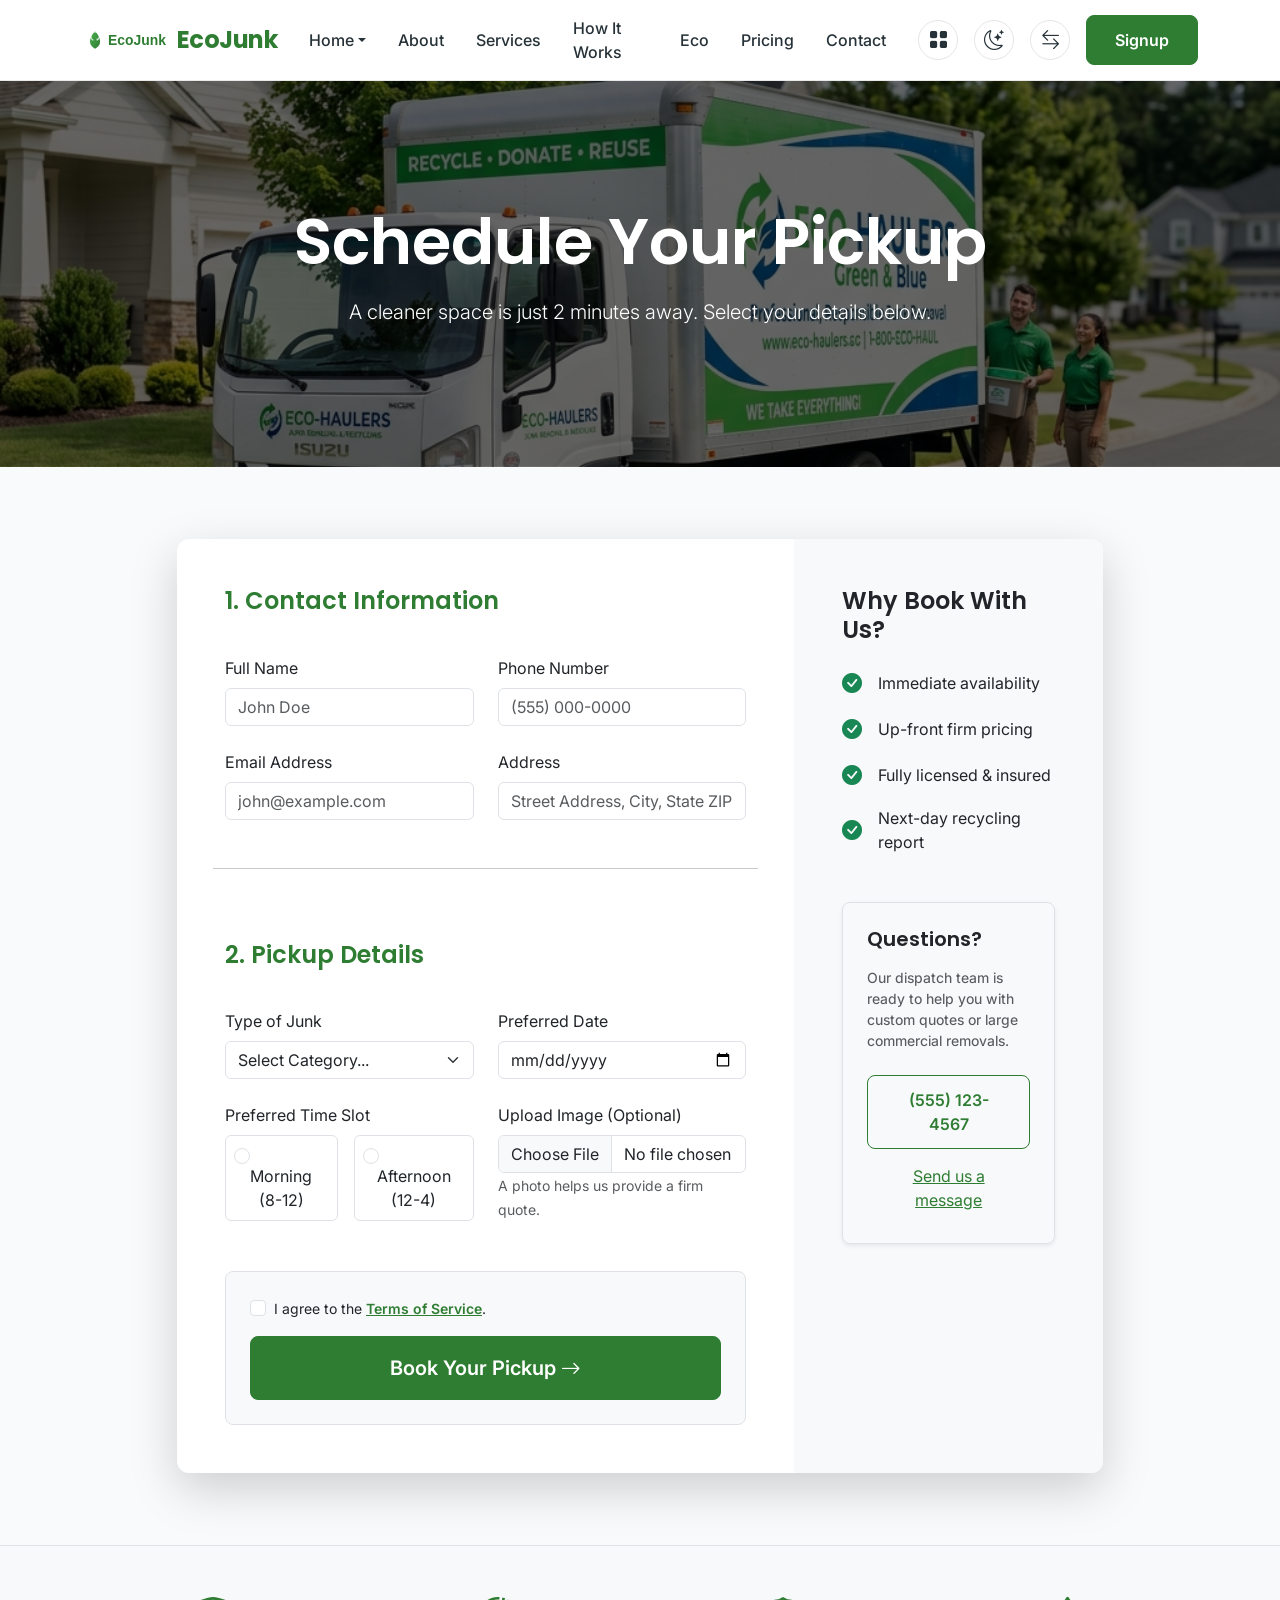
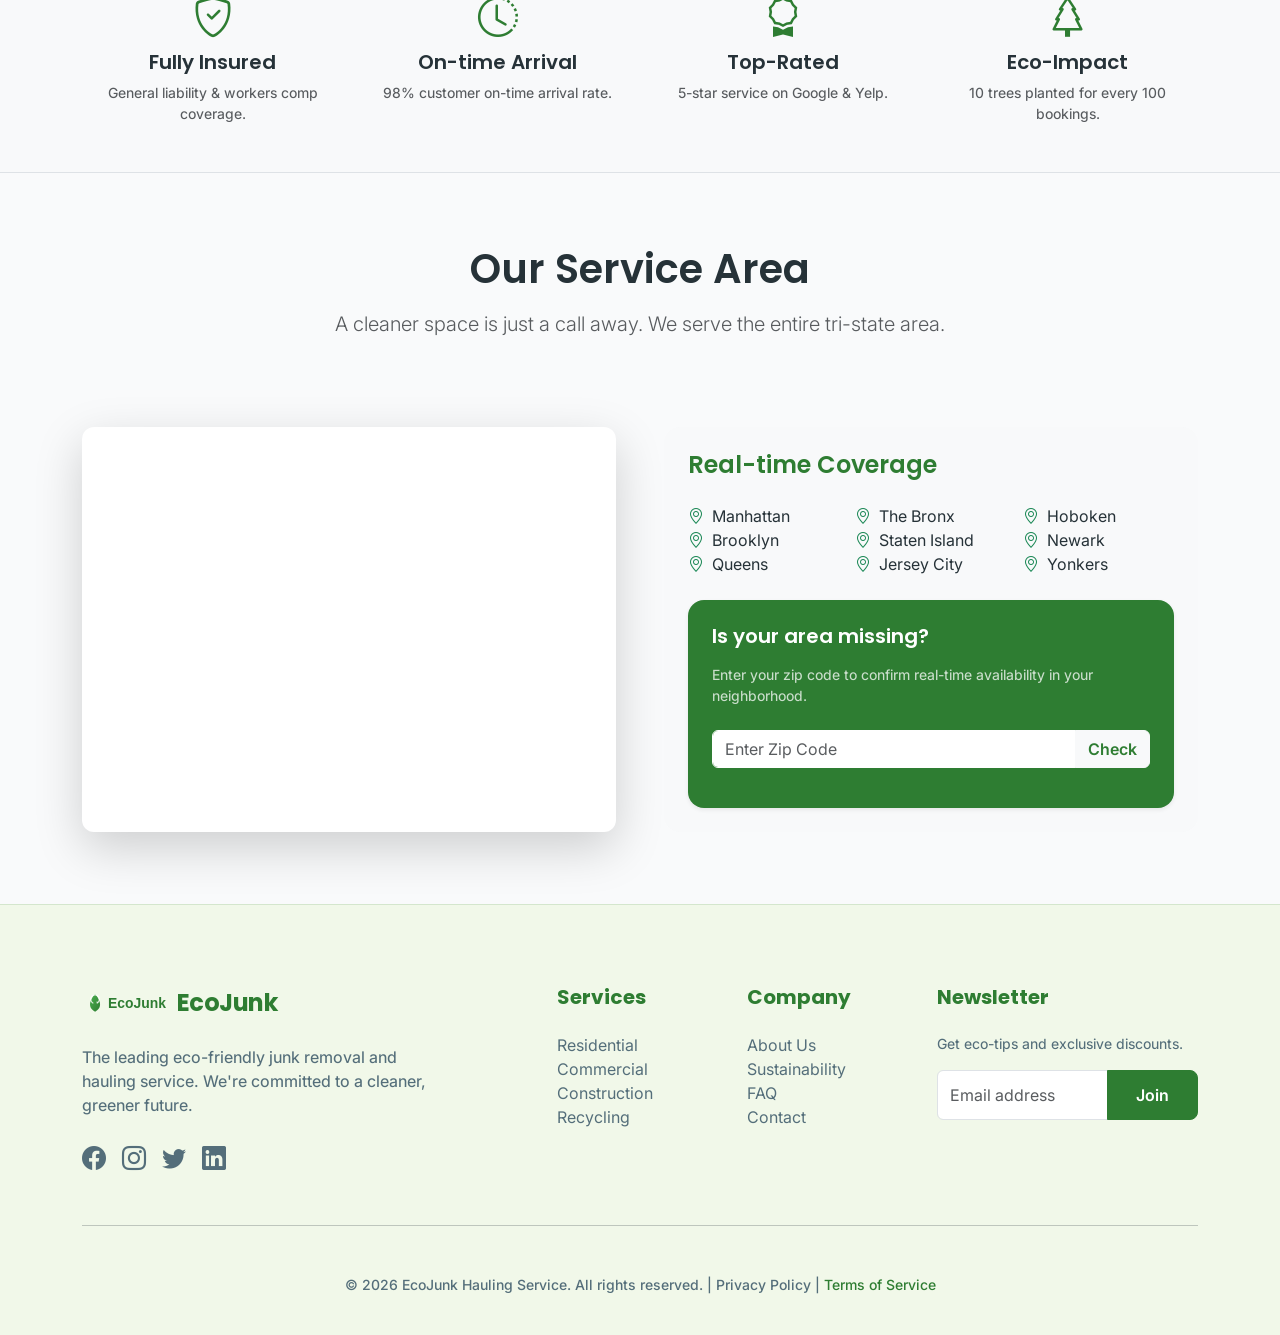
<file: book-pickup.html>
<!DOCTYPE html>
<html lang="en">

<head>
    <meta charset="UTF-8">
    <meta name="viewport" content="width=device-width, initial-scale=1.0">
    <title>Book a Pickup | EcoJunk Hauling</title>
    <!-- Bootstrap 5 CSS -->
    <link href="https://cdn.jsdelivr.net/npm/bootstrap@5.3.0/dist/css/bootstrap.min.css" rel="stylesheet">
    <link rel="stylesheet" href="https://cdn.jsdelivr.net/npm/bootstrap-icons@1.10.0/font/bootstrap-icons.css">
    <link rel="stylesheet" href="css/style.css">
    <link rel="icon" type="image/svg+xml" href="favicon.svg">
</head>

<body>

    <!-- Fixed Header -->
    <nav class="navbar navbar-expand-xl fixed-top">
        <div class="container">
            <a class="navbar-brand d-flex align-items-center" href="index.html">
                <img src="assets/logo.svg" alt="EcoJunk" class="site-logo">
                <span class="ms-2 brand-text">EcoJunk</span>
            </a>
            <button class="navbar-toggler collapsed" type="button" data-bs-toggle="collapse" data-bs-target="#navbarNav"
                aria-controls="navbarNav" aria-expanded="false" aria-label="Toggle navigation">
                <span class="navbar-toggler-icon"></span>
            </button>
            <div class="collapse navbar-collapse" id="navbarNav">
                <ul class="navbar-nav ms-auto align-items-center">
                    <li class="nav-item d-none d-xl-block dropdown">
                        <a class="nav-link dropdown-toggle" href="#" role="button" data-bs-toggle="dropdown">Home</a>
                        <ul class="dropdown-menu border-0 shadow-sm">
                            <li><a class="dropdown-item" href="index.html">Home 1</a></li>
                            <li><a class="dropdown-item" href="home2.html">Home 2</a></li>
                        </ul>
                    </li>
                    <li class="nav-item d-xl-none"><a class="nav-link" href="index.html">Home 1</a></li>
                    <li class="nav-item d-xl-none"><a class="nav-link" href="home2.html">Home 2</a></li>
                    <li class="nav-item"><a class="nav-link" href="about.html">About</a></li>
                    <li class="nav-item">
                        <a class="nav-link" href="services.html">Services</a>

                    </li>

                    <li class="nav-item"><a class="nav-link" href="how-it-works.html">How It Works</a></li>
                    <li class="nav-item"><a class="nav-link" href="eco-commitment.html">Eco </a></li>
                    <li class="nav-item"><a class="nav-link" href="pricing.html">Pricing</a></li>
                    <li class="nav-item"><a class="nav-link" href="contact.html">Contact</a></li>
                    <li class="nav-item"><a class="nav-icon-link ms-lg-3" href="dashboard.html" id="dashboard-link"
                            title="Customer Dashboard"><i class="bi bi-grid-fill"></i></a></li>
                    <li class="nav-item"><a class="nav-icon-link ms-lg-3" href="#" id="theme-toggle"
                            title="Toggle Theme"><i class="bi bi-moon-stars"></i></a></li>
                    <li class="nav-item"><a class="nav-icon-link ms-lg-3" href="#" id="rtl-toggle"
                            title="Toggle RTL Support"><i class="bi bi-arrow-left-right"></i></a></li>
                    <li class="nav-item"><a class="btn btn-success ms-lg-3" href="signup.html">Signup</a></li>
                </ul>
            </div>
        </div>
    </nav>

    <!-- Booking Hero -->
    <header class="hero-booking text-center">
        <div class="container py-4">
            <h1 class="display-3 fw-bold mb-3">Schedule Your Pickup</h1>
            <p class="lead">A cleaner space is just 2 minutes away. Select your details below.</p>
        </div>
    </header>

    <!-- Booking Form Section -->
    <section class="py-5">
        <div class="container py-4">
            <div class="row justify-content-center">
                <div class="col-lg-10">
                    <div class="card shadow-lg border-0 overflow-hidden">
                        <div class="card-body p-0">
                            <div class="row g-0">
                                <div class="col-xl-8 p-5 booking-form-main">
                                    <form id="main-booking-form" class="needs-validation" novalidate>
                                        <div class="row g-4">
                                            <!-- Contact Info -->
                                            <div class="col-12">
                                                <h4 class="mb-3 text-primary-green">1. Contact Information</h4>
                                            </div>
                                            <div class="col-md-6">
                                                <label class="form-label">Full Name</label>
                                                <input type="text" class="form-control" name="name" required
                                                    placeholder="John Doe">
                                                <div class="invalid-feedback">Please provide your name.</div>
                                            </div>
                                            <div class="col-md-6">
                                                <label class="form-label">Phone Number</label>
                                                <input type="tel" class="form-control" name="phone" required
                                                    placeholder="(555) 000-0000">
                                                <div class="invalid-feedback">Valid phone number required.</div>
                                            </div>
                                            <div class="col-md-6">
                                                <label class="form-label">Email Address</label>
                                                <input type="email" class="form-control" name="email" required
                                                    placeholder="john@example.com">
                                                <div class="invalid-feedback">Valid email required.</div>
                                            </div>
                                            <div class="col-md-6">
                                                <label class="form-label">Address</label>
                                                <input type="text" class="form-control" name="address" required
                                                    placeholder="Street Address, City, State ZIP">
                                                <div class="invalid-feedback">Pickup address is required.</div>
                                            </div>

                                            <hr class="my-5">

                                            <!-- Service Details -->
                                            <div class="col-12">
                                                <h4 class="mb-3 text-primary-green">2. Pickup Details</h4>
                                            </div>
                                            <div class="col-md-6">
                                                <label class="form-label">Type of Junk</label>
                                                <select class="form-select" name="junkType" required>
                                                    <option value="">Select Category...</option>
                                                    <option>Furniture & Mattresses</option>
                                                    <option>Appliances & Electronics</option>
                                                    <option>General Household Clutter</option>
                                                    <option>Construction/Yard Debris</option>
                                                    <option>Commercial/Office Items</option>
                                                </select>
                                                <div class="invalid-feedback">Please select a category.</div>
                                            </div>
                                            <div class="col-md-6">
                                                <label class="form-label">Preferred Date</label>
                                                <input type="date" class="form-control" name="pickupDate" required>
                                                <div class="invalid-feedback">Select a pickup date.</div>
                                            </div>
                                            <div class="col-md-6">
                                                <label class="form-label">Preferred Time Slot</label>
                                                <div class="d-flex gap-3">
                                                    <div class="form-check p-2 border rounded flex-fill text-center">
                                                        <input class="form-check-input ms-0 me-2" type="radio"
                                                            name="timeSlot" value="Morning" required>
                                                        <label class="form-check-label px-2">Morning (8-12)</label>
                                                    </div>
                                                    <div class="form-check p-2 border rounded flex-fill text-center">
                                                        <input class="form-check-input ms-0 me-2" type="radio"
                                                            name="timeSlot" value="Afternoon" required>
                                                        <label class="form-check-label px-2">Afternoon (12-4)</label>
                                                    </div>
                                                </div>
                                                <div class="invalid-feedback small">Please select a time window.</div>
                                            </div>
                                            <div class="col-md-6">
                                                <label class="form-label">Upload Image (Optional)</label>
                                                <input type="file" class="form-control" name="junkImage">
                                                <small class="text-muted">A photo helps us provide a firm quote.</small>
                                            </div>

                                            <div class="col-12 mt-5">
                                                <div class="p-4 bg-light rounded-3 border">
                                                    <div class="form-check mb-3">
                                                        <input class="form-check-input" type="checkbox" required>
                                                        <label class="form-check-label small">I agree to the <a href="#"
                                                                style="color: #2E7D32 !important; font-weight: 600;">Terms
                                                                of Service</a>.</label>
                                                        <div class="invalid-feedback">Agreement expected.</div>
                                                    </div>
                                                    <button type="submit" class="btn btn-success btn-lg w-100 py-3">Book
                                                        Your Pickup <i class="bi bi-arrow-right"></i></button>
                                                </div>
                                            </div>
                                        </div>
                                    </form>
                                </div>
                                <div class="col-xl-4 bg-light p-5 border-xl-start booking-form-sidebar">
                                    <h4 class="mb-4">Why Book With Us?</h4>
                                    <ul class="list-unstyled">
                                        <li
                                            class="mb-3 d-flex align-items-center justify-content-center justify-content-xl-start">
                                            <i class="bi bi-check-circle-fill text-success me-3 fs-5"></i>
                                            <span>Immediate availability</span>
                                        </li>
                                        <li
                                            class="mb-3 d-flex align-items-center justify-content-center justify-content-xl-start">
                                            <i class="bi bi-check-circle-fill text-success me-3 fs-5"></i>
                                            <span>Up-front firm pricing</span>
                                        </li>
                                        <li
                                            class="mb-3 d-flex align-items-center justify-content-center justify-content-xl-start">
                                            <i class="bi bi-check-circle-fill text-success me-3 fs-5"></i>
                                            <span>Fully licensed & insured</span>
                                        </li>
                                        <li
                                            class="mb-3 d-flex align-items-center justify-content-center justify-content-xl-start">
                                            <i class="bi bi-check-circle-fill text-success me-3 fs-5"></i>
                                            <span>Next-day recycling report</span>
                                        </li>
                                    </ul>

                                    <div class="mt-5 p-4 border rounded-3 bg-white-res shadow-sm">
                                        <h5 class="mb-3">Questions?</h5>
                                        <p class="small text-muted mb-4">Our dispatch team is ready to help you with
                                            custom quotes or large commercial removals.</p>
                                        <a href="tel:5551234567" class="btn btn-outline-success w-100 mb-2">(555)
                                            123-4567</a>
                                        <a href="contact.html" class="btn btn-link w-100 text-primary-green">Send us a
                                            message</a>
                                    </div>
                                </div>
                            </div>
                        </div>
                    </div>
                </div>
            </div>
        </div>
    </section>

    <!-- Trust Points Stripe -->
    <section class="py-5 bg-light border-top border-bottom">
        <div class="container">
            <div class="row g-4 text-center">
                <div class="col-md-3">
                    <div class="h1 text-primary-green mb-2"><i class="bi bi-shield-check"></i></div>
                    <h5>Fully Insured</h5>
                    <p class="small text-muted mb-0">General liability & workers comp coverage.</p>
                </div>
                <div class="col-md-3">
                    <div class="h1 text-primary-green mb-2"><i class="bi bi-clock-history"></i></div>
                    <h5>On-time Arrival</h5>
                    <p class="small text-muted mb-0">98% customer on-time arrival rate.</p>
                </div>
                <div class="col-md-3">
                    <div class="h1 text-primary-green mb-2"><i class="bi bi-award"></i></div>
                    <h5>Top-Rated</h5>
                    <p class="small text-muted mb-0">5-star service on Google & Yelp.</p>
                </div>
                <div class="col-md-3">
                    <div class="h1 text-primary-green mb-2"><i class="bi bi-tree"></i></div>
                    <h5>Eco-Impact</h5>
                    <p class="small text-muted mb-0">10 trees planted for every 100 bookings.</p>
                </div>
            </div>
        </div>
    </section>

    <!-- Service Area Section -->
    <section class="py-5">
        <div class="container py-4">
            <div class="row align-items-center mb-5">
                <div class="col-lg-12 text-center mb-4">
                    <h2 class="display-6 fw-bold mb-3">Our Service Area</h2>
                    <p class="lead text-muted">A cleaner space is just a call away. We serve the entire tri-state area.
                    </p>
                </div>
            </div>
            <div class="row g-4 g-lg-5">
                <div class="col-lg-6">
                    <div class="card border-0 shadow-lg overflow-hidden h-100" style="min-height: 400px;">
                        <iframe
                            src="https://www.google.com/maps/embed?pb=!1m18!1m12!1m3!1d193595.91477033578!2d-74.11976373946234!3d40.69766374859258!2m3!1f0!2f0!3f0!3m2!1i1024!2i768!4f13.1!3m3!1m2!1s0x89c24fa5d33f083b%3A0xc80b8f06e177fe62!2sNew%20York%2C%20NY!5e0!3m2!1sen!2sus!4v1743270000000!5m2!1sen!2sus"
                            width="100%" height="100%" style="border:0;" allowfullscreen="" loading="lazy"
                            referrerpolicy="no-referrer-when-downgrade"></iframe>
                    </div>
                </div>
                <div class="col-lg-6">
                    <div class="p-4 bg-light rounded-4 h-100 d-flex flex-column justify-content-center">
                        <h4 class="mb-4 text-primary-green">Real-time Coverage</h4>
                        <div class="row g-3 mb-4">
                            <div class="col-md-4">
                                <ul class="list-unstyled mb-0">
                                    <li><i class="bi bi-geo-alt text-success me-2"></i>Manhattan</li>
                                    <li><i class="bi bi-geo-alt text-success me-2"></i>Brooklyn</li>
                                    <li><i class="bi bi-geo-alt text-success me-2"></i>Queens</li>
                                </ul>
                            </div>
                            <div class="col-md-4">
                                <ul class="list-unstyled mb-0">
                                    <li><i class="bi bi-geo-alt text-success me-2"></i>The Bronx</li>
                                    <li><i class="bi bi-geo-alt text-success me-2"></i>Staten Island</li>
                                    <li><i class="bi bi-geo-alt text-success me-2"></i>Jersey City</li>
                                </ul>
                            </div>
                            <div class="col-md-4">
                                <ul class="list-unstyled mb-0">
                                    <li><i class="bi bi-geo-alt text-success me-2"></i>Hoboken</li>
                                    <li><i class="bi bi-geo-alt text-success me-2"></i>Newark</li>
                                    <li><i class="bi bi-geo-alt text-success me-2"></i>Yonkers</li>
                                </ul>
                            </div>
                        </div>

                        <div class="p-4 bg-primary-green text-white rounded-4 shadow-sm">
                            <h5 class="mb-3">Is your area missing?</h5>
                            <p class="mb-4 small opacity-75">Enter your zip code to confirm real-time availability in
                                your neighborhood.</p>
                            <div class="input-group mb-3">
                                <input type="text" class="form-control border-white" placeholder="Enter Zip Code">
                                <button class="btn btn-light text-primary-green fw-bold">Check</button>
                            </div>
                        </div>
                    </div>
                </div>
            </div>
        </div>
    </section>

    <!-- Footer -->
    <footer>
        <div class="container">
            <div class="row g-4">
                <div class="col-lg-4">
                    <a href="index.html" class="d-flex align-items-center mb-4 text-decoration-none">
                        <img src="assets/logo.svg" alt="EcoJunk Logo" class="site-logo">
                        <span class="ms-2 brand-text">EcoJunk</span>
                    </a>
                    <p>The leading eco-friendly junk removal and hauling service. We're committed to a cleaner, greener
                        future.</p>
                    <div class="d-flex gap-3 fs-4 mt-4">
                        <a href="#"><i class="bi bi-facebook"></i></a>
                        <a href="#"><i class="bi bi-instagram"></i></a>
                        <a href="#"><i class="bi bi-twitter"></i></a>
                        <a href="#"><i class="bi bi-linkedin"></i></a>
                    </div>
                </div>
                <div class="col-lg-2 offset-lg-1">
                    <h5 class="mb-4">Services</h5>
                    <ul class="list-unstyled">
                        <li><a href="services.html#residential">Residential</a></li>
                        <li><a href="services.html#commercial">Commercial</a></li>
                        <li><a href="services.html#construction">Construction</a></li>
                        <li><a href="services.html#recycling">Recycling</a></li>
                    </ul>
                </div>
                <div class="col-lg-2">
                    <h5 class="mb-4">Company</h5>
                    <ul class="list-unstyled">
                        <li><a href="about.html">About Us</a></li>
                        <li><a href="eco-commitment.html">Sustainability</a></li>
                        <li><a href="faq.html">FAQ</a></li>
                        <li><a href="contact.html">Contact</a></li>
                    </ul>
                </div>
                <div class="col-lg-3">
                    <h5 class="mb-4">Newsletter</h5>
                    <p class="small">Get eco-tips and exclusive discounts.</p>
                    <div class="input-group">
                        <input type="email" class="form-control" placeholder="Email address">
                        <button class="btn btn-success" type="button">Join</button>
                    </div>
                </div>
            </div>
            <hr class="my-5 opacity-10">
            <div class="text-center small copyright-text">
                &copy; 2026 EcoJunk Hauling Service. All rights reserved. | <a href="#">Privacy Policy</a> | <a href="#"
                    style="color: #2E7D32 !important;">Terms of Service</a>
            </div>
        </div>
    </footer><button id="scroll-to-top" class="btn btn-success rounded-circle shadow-lg"><i
            class="bi bi-arrow-up"></i></button>

    <!-- Scripts -->
    <script src="https://cdn.jsdelivr.net/npm/bootstrap@5.3.0/dist/js/bootstrap.bundle.min.js"></script>
    <script src="js/main.js"></script>
</body>

</html>
</file>
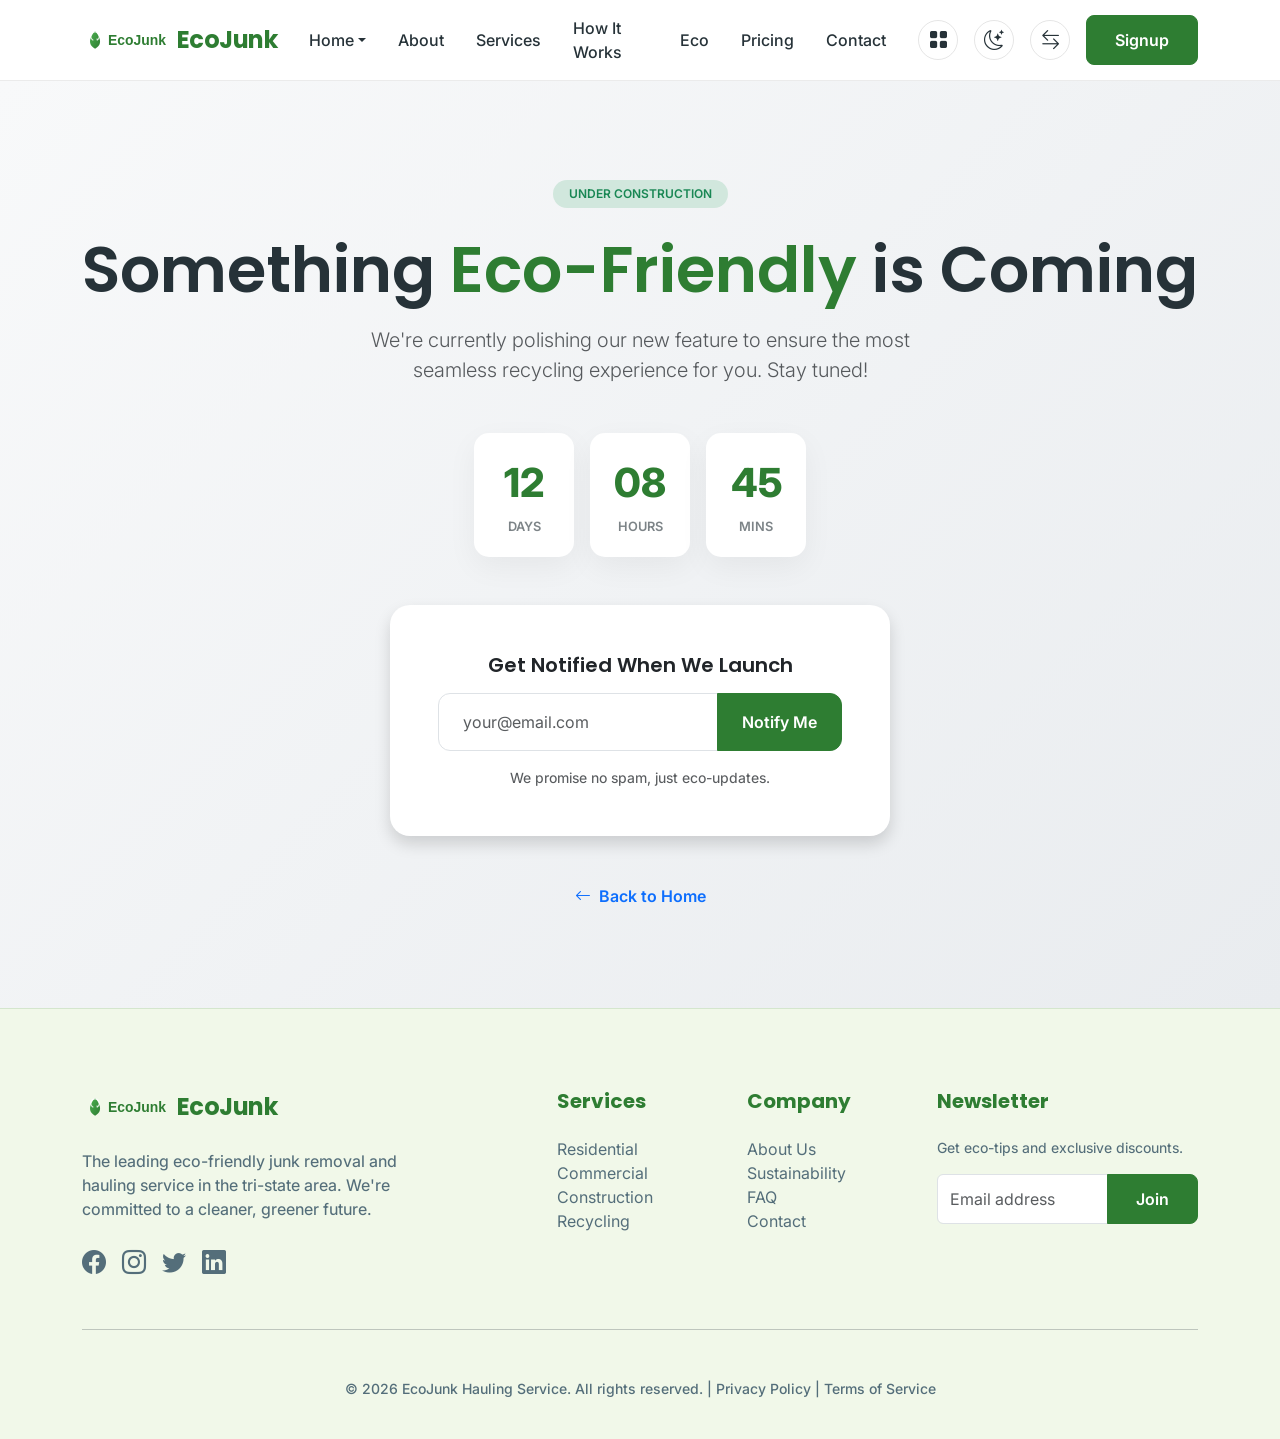
<file: coming-soon.html>
<!DOCTYPE html>
<html lang="en">

<head>
    <meta charset="UTF-8">
    <meta name="viewport" content="width=device-width, initial-scale=1.0">
    <title>Coming Soon | EcoJunk Hauling</title>
    <!-- Bootstrap 5 CSS -->
    <link href="https://cdn.jsdelivr.net/npm/bootstrap@5.3.0/dist/css/bootstrap.min.css" rel="stylesheet">
    <link rel="stylesheet" href="https://cdn.jsdelivr.net/npm/bootstrap-icons@1.10.0/font/bootstrap-icons.css">
    <link rel="stylesheet" href="css/style.css">
    <link rel="icon" type="image/svg+xml" href="favicon.svg">
    <style>
        .coming-soon-section {
            min-height: calc(100vh - 80px - 400px);
            display: flex;
            align-items: center;
            justify-content: center;
            text-align: center;
            padding: 100px 0;
            background: linear-gradient(135deg, #f8f9fa 0%, #e9ecef 100%);
        }

        .countdown-item {
            background: white;
            padding: 20px;
            border-radius: 15px;
            box-shadow: 0 10px 30px rgba(0, 0, 0, 0.05);
            min-width: 100px;
        }

        .countdown-number {
            font-size: 2.5rem;
            font-weight: 800;
            color: var(--primary-green);
            display: block;
        }

        .countdown-label {
            font-size: 0.8rem;
            text-transform: uppercase;
            font-weight: 600;
            color: var(--secondary-grey);
            opacity: 0.6;
        }
    </style>
</head>

<body>

    <!-- Fixed Header -->
    <nav class="navbar navbar-expand-xl fixed-top">
        <div class="container">
            <a class="navbar-brand d-flex align-items-center" href="index.html">
                <img src="assets/logo.svg" alt="EcoJunk" class="site-logo">
                <span class="ms-2 brand-text">EcoJunk</span>
            </a>
            <button class="navbar-toggler collapsed" type="button" data-bs-toggle="collapse" data-bs-target="#navbarNav"
                aria-controls="navbarNav" aria-expanded="false" aria-label="Toggle navigation">
                <span class="navbar-toggler-icon"></span>
            </button>
            <div class="collapse navbar-collapse" id="navbarNav">
                <ul class="navbar-nav ms-auto align-items-center">
                    <li class="nav-item d-none d-xl-block dropdown">
                        <a class="nav-link dropdown-toggle" href="#" role="button" data-bs-toggle="dropdown">Home</a>
                        <ul class="dropdown-menu border-0 shadow-sm">
                            <li><a class="dropdown-item" href="index.html">Home 1</a></li>
                            <li><a class="dropdown-item" href="home2.html">Home 2</a></li>
                        </ul>
                    </li>
                    <li class="nav-item d-xl-none"><a class="nav-link" href="index.html">Home 1</a></li>
                    <li class="nav-item d-xl-none"><a class="nav-link" href="home2.html">Home 2</a></li>
                    <li class="nav-item"><a class="nav-link" href="about.html">About</a></li>
                    <li class="nav-item">
                        <a class="nav-link" href="services.html">Services</a>
                    </li>
                    <li class="nav-item"><a class="nav-link" href="how-it-works.html">How It Works</a></li>
                    <li class="nav-item"><a class="nav-link" href="eco-commitment.html">Eco</a></li>
                    <li class="nav-item"><a class="nav-link" href="pricing.html">Pricing</a></li>
                    <li class="nav-item"><a class="nav-link" href="contact.html">Contact</a></li>
                    <li class="nav-item"><a class="nav-icon-link ms-lg-3" href="dashboard.html" id="dashboard-link"
                            title="Customer Dashboard"><i class="bi bi-grid-fill"></i></a></li>
                    <li class="nav-item"><a class="nav-icon-link ms-lg-3" href="#" id="theme-toggle"
                            title="Toggle Theme"><i class="bi bi-moon-stars"></i></a></li>
                    <li class="nav-item"><a class="nav-icon-link ms-lg-3" href="#" id="rtl-toggle"
                            title="Toggle RTL Support"><i class="bi bi-arrow-left-right"></i></a></li>
                    <li class="nav-item"><a class="btn btn-success ms-lg-3" href="signup.html">Signup</a></li>
                </ul>
            </div>
        </div>
    </nav>

    <!-- Coming Soon Content -->
    <main class="coming-soon-section">
        <div class="container">
            <span class="badge bg-success-subtle text-success px-3 py-2 rounded-pill mb-4 fw-bold">UNDER
                CONSTRUCTION</span>
            <h1 class="display-3 fw-bold mb-3">Something <span class="text-primary-green">Eco-Friendly</span> is Coming
            </h1>
            <p class="lead text-muted mb-5 mx-auto" style="max-width: 600px;">We're currently polishing our new feature
                to ensure the most seamless recycling experience for you. Stay tuned!</p>

            <div class="d-flex justify-content-center gap-3 mb-5">
                <div class="countdown-item">
                    <span class="countdown-number">12</span>
                    <span class="countdown-label">Days</span>
                </div>
                <div class="countdown-item">
                    <span class="countdown-number">08</span>
                    <span class="countdown-label">Hours</span>
                </div>
                <div class="countdown-item">
                    <span class="countdown-number">45</span>
                    <span class="countdown-label">Mins</span>
                </div>
            </div>

            <div class="card border-0 shadow mx-auto" style="max-width: 500px; border-radius: 20px;">
                <div class="card-body p-4 p-md-5">
                    <h5 class="fw-bold mb-3">Get Notified When We Launch</h5>
                    <div class="input-group mb-3">
                        <input type="email" class="form-control py-3 px-4" placeholder="your@email.com"
                            style="border-radius: 12px 0 0 12px;">
                        <button class="btn btn-success px-4" type="button" style="border-radius: 0 12px 12px 0;">Notify
                            Me</button>
                    </div>
                    <p class="small text-muted mb-0">We promise no spam, just eco-updates.</p>
                </div>
            </div>

            <div class="mt-5">
                <a href="index.html" class="text-secondary-grey text-decoration-none fw-bold"><i
                        class="bi bi-arrow-left me-2"></i>Back to Home</a>
            </div>
        </div>
    </main>

    <!-- Footer -->
    <footer>
        <div class="container">
            <div class="row g-4">
                <div class="col-lg-4">
                    <a href="index.html" class="d-flex align-items-center mb-4 text-decoration-none">
                        <img src="assets/logo.svg" alt="EcoJunk Logo" class="site-logo">
                        <span class="ms-2 brand-text">EcoJunk</span>
                    </a>
                    <p>The leading eco-friendly junk removal and hauling service in the tri-state area. We're committed
                        to a cleaner, greener future.</p>
                    <div class="d-flex gap-3 fs-4 mt-4">
                        <a href="#"><i class="bi bi-facebook"></i></a>
                        <a href="#"><i class="bi bi-instagram"></i></a>
                        <a href="#"><i class="bi bi-twitter"></i></a>
                        <a href="#"><i class="bi bi-linkedin"></i></a>
                    </div>
                </div>
                <div class="col-lg-2 offset-lg-1">
                    <h5 class="mb-4">Services</h5>
                    <ul class="list-unstyled">
                        <li><a href="services.html#residential">Residential</a></li>
                        <li><a href="services.html#commercial">Commercial</a></li>
                        <li><a href="services.html#construction">Construction</a></li>
                        <li><a href="services.html#recycling">Recycling</a></li>
                    </ul>
                </div>
                <div class="col-lg-2">
                    <h5 class="mb-4">Company</h5>
                    <ul class="list-unstyled">
                        <li><a href="about.html">About Us</a></li>
                        <li><a href="eco-commitment.html">Sustainability</a></li>
                        <li><a href="faq.html">FAQ</a></li>
                        <li><a href="contact.html">Contact</a></li>
                    </ul>
                </div>
                <div class="col-lg-3">
                    <h5 class="mb-4">Newsletter</h5>
                    <p class="small">Get eco-tips and exclusive discounts.</p>
                    <div class="input-group">
                        <input type="email" class="form-control" placeholder="Email address">
                        <button class="btn btn-success" type="button">Join</button>
                    </div>
                </div>
            </div>
            <hr class="my-5 opacity-10">
            <div class="text-center small copyright-text">
                &copy; 2026 EcoJunk Hauling Service. All rights reserved. | <a href="#">Privacy Policy</a> | <a
                    href="#">Terms of Service</a>
            </div>
        </div>
    </footer>

    <!-- Scripts -->
    <script src="https://cdn.jsdelivr.net/npm/bootstrap@5.3.0/dist/js/bootstrap.bundle.min.js"></script>
    <script src="js/main.js"></script>
</body>

</html>
</file>
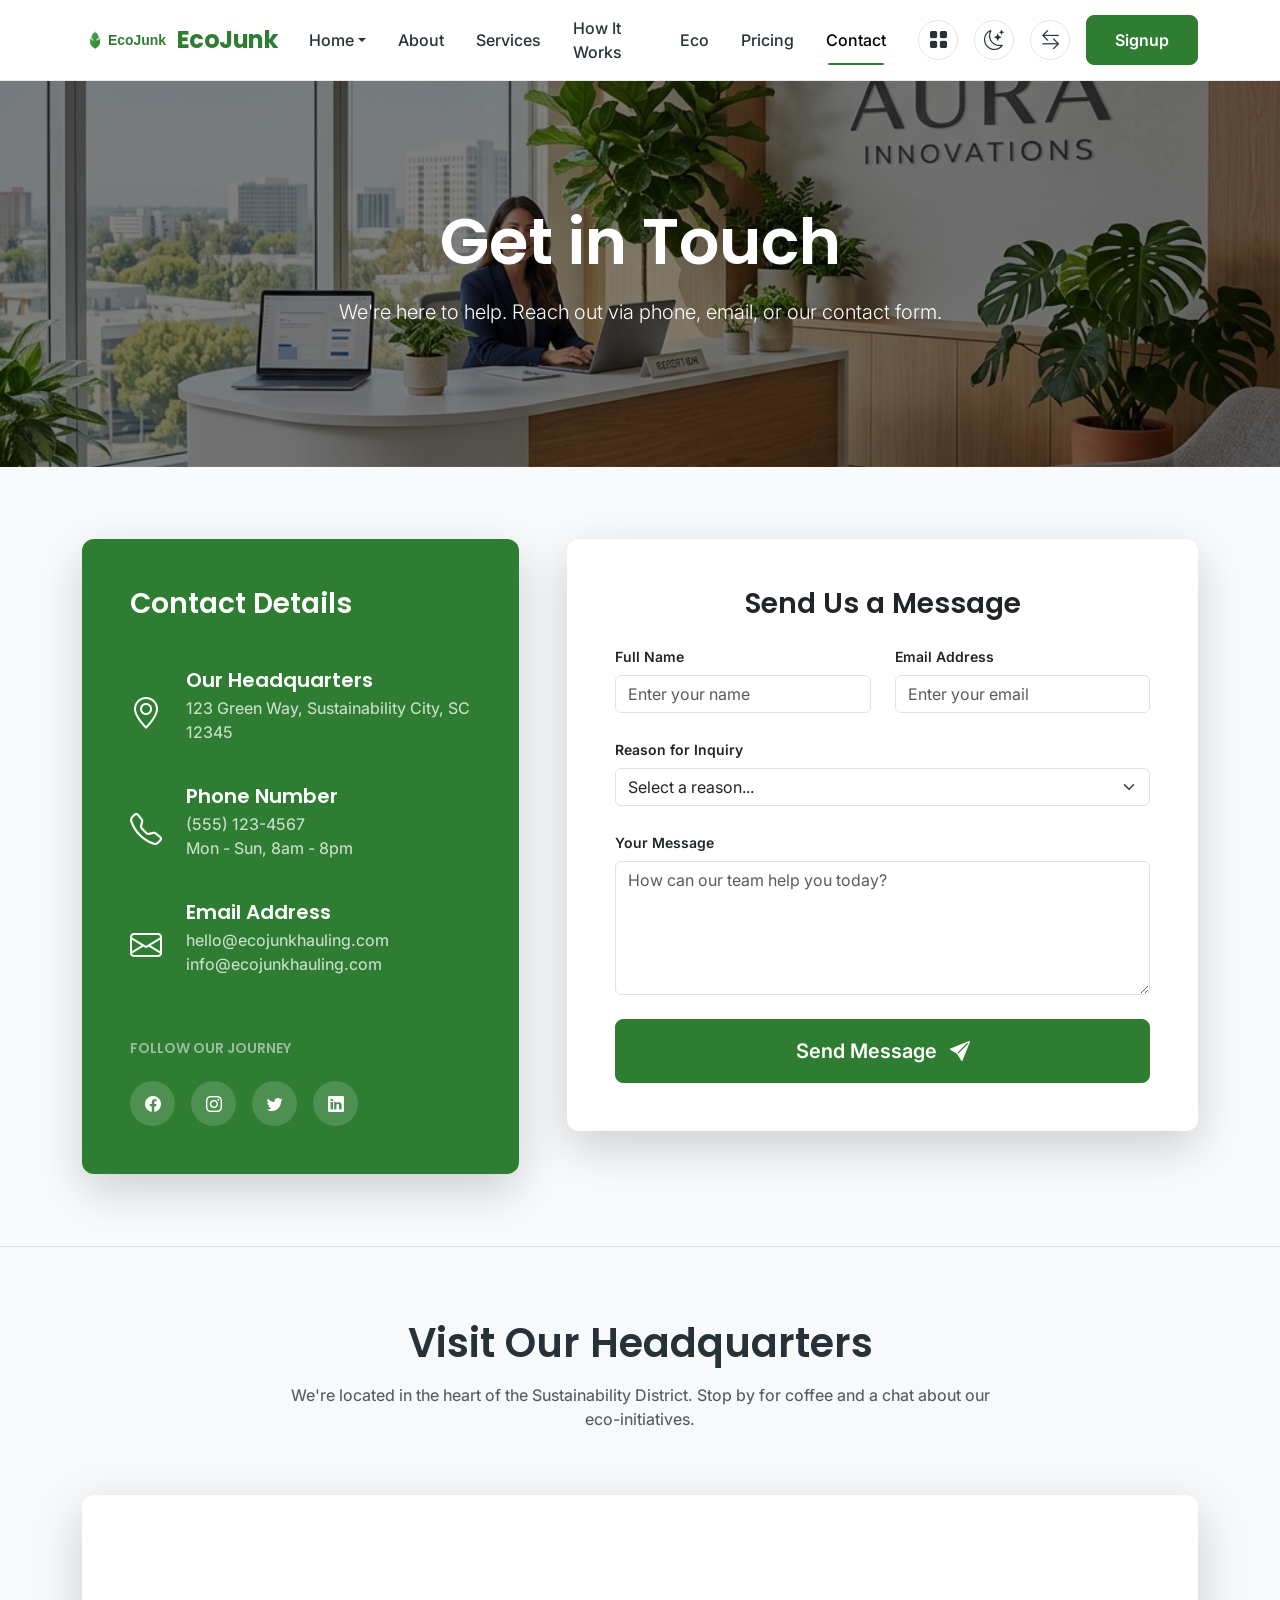
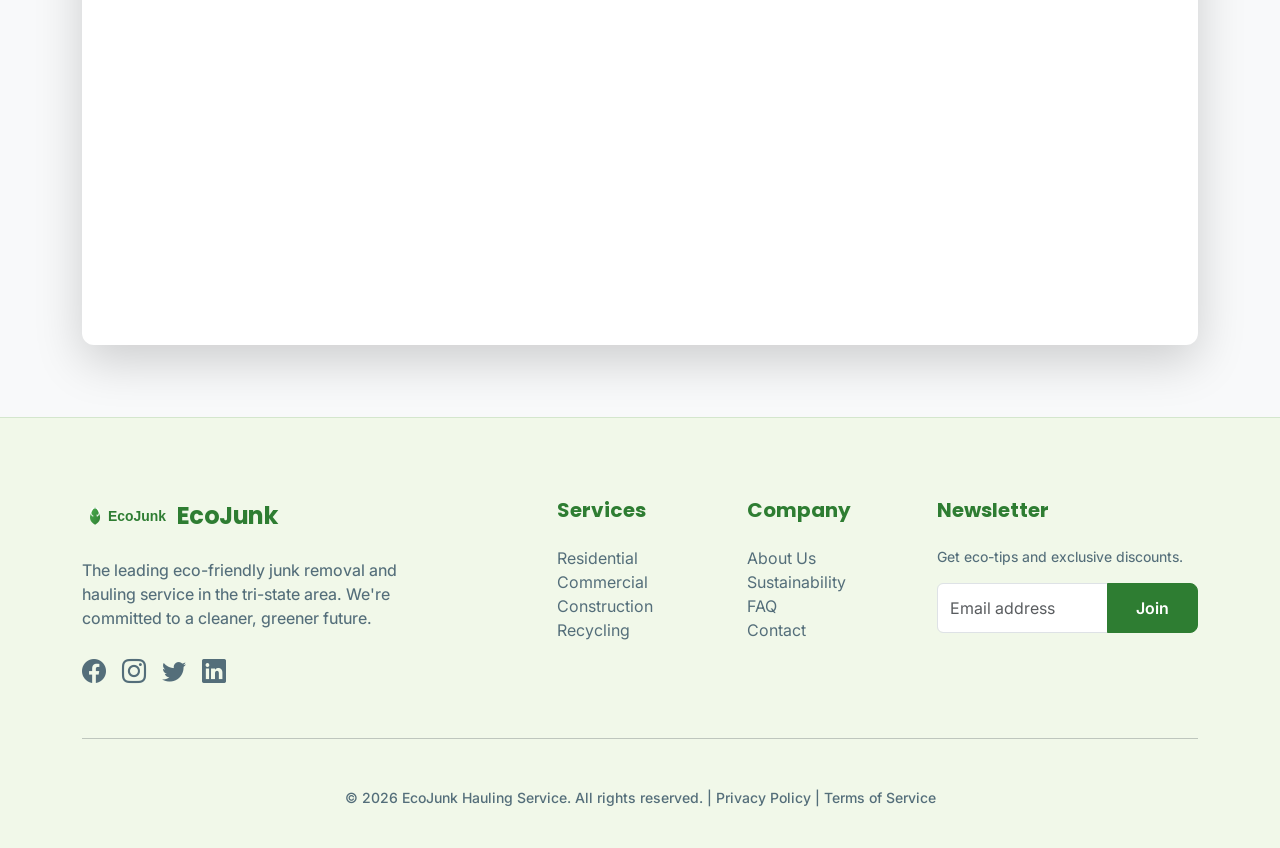
<file: contact.html>
<!DOCTYPE html>
<html lang="en">

<head>
    <meta charset="UTF-8">
    <meta name="viewport" content="width=device-width, initial-scale=1.0">
    <title>Contact Us | EcoJunk Hauling</title>
    <!-- Bootstrap 5 CSS -->
    <link href="https://cdn.jsdelivr.net/npm/bootstrap@5.3.0/dist/css/bootstrap.min.css" rel="stylesheet">
    <link rel="stylesheet" href="https://cdn.jsdelivr.net/npm/bootstrap-icons@1.10.0/font/bootstrap-icons.css">
    <link rel="stylesheet" href="css/style.css">
    <link rel="icon" type="image/svg+xml" href="favicon.svg">
</head>

<body>

    <!-- Fixed Header -->
    <nav class="navbar navbar-expand-xl fixed-top">
        <div class="container">
            <a class="navbar-brand d-flex align-items-center" href="index.html">
                <img src="assets/logo.svg" alt="EcoJunk" class="site-logo">
                <span class="ms-2 brand-text">EcoJunk</span>
            </a>
            <button class="navbar-toggler collapsed" type="button" data-bs-toggle="collapse" data-bs-target="#navbarNav"
                aria-controls="navbarNav" aria-expanded="false" aria-label="Toggle navigation">
                <span class="navbar-toggler-icon"></span>
            </button>
            <div class="collapse navbar-collapse" id="navbarNav">
                <ul class="navbar-nav ms-auto align-items-center">
                    <li class="nav-item d-none d-xl-block dropdown">
                        <a class="nav-link dropdown-toggle" href="#" role="button" data-bs-toggle="dropdown">Home</a>
                        <ul class="dropdown-menu border-0 shadow-sm">
                            <li><a class="dropdown-item" href="index.html">Home 1</a></li>
                            <li><a class="dropdown-item" href="home2.html">Home 2</a></li>
                        </ul>
                    </li>
                    <li class="nav-item d-xl-none"><a class="nav-link" href="index.html">Home 1</a></li>
                    <li class="nav-item d-xl-none"><a class="nav-link" href="home2.html">Home 2</a></li>
                    <li class="nav-item"><a class="nav-link" href="about.html">About</a></li>
                    <li class="nav-item">
                        <a class="nav-link" href="services.html">Services</a>

                    </li>

                    <li class="nav-item"><a class="nav-link" href="how-it-works.html">How It Works</a></li>
                    <li class="nav-item"><a class="nav-link" href="eco-commitment.html">Eco </a></li>
                    <li class="nav-item"><a class="nav-link" href="pricing.html">Pricing</a></li>
                    <li class="nav-item"><a class="nav-link" href="contact.html">Contact</a></li>
                    <li class="nav-item"><a class="nav-icon-link ms-lg-3" href="dashboard.html" id="dashboard-link"
                            title="Customer Dashboard"><i class="bi bi-grid-fill"></i></a></li>
                    <li class="nav-item"><a class="nav-icon-link ms-lg-3" href="#" id="theme-toggle"
                            title="Toggle Theme"><i class="bi bi-moon-stars"></i></a></li>
                    <li class="nav-item"><a class="nav-icon-link ms-lg-3" href="#" id="rtl-toggle"
                            title="Toggle RTL Support"><i class="bi bi-arrow-left-right"></i></a></li>
                    <li class="nav-item"><a class="btn btn-success ms-lg-3" href="signup.html">Signup</a></li>
                </ul>
            </div>
        </div>
    </nav>

    <!-- Contact Hero -->
    <header class="hero-contact text-center">
        <div class="container py-4">
            <h1 class="display-3 fw-bold mb-3">Get in Touch</h1>
            <p class="lead">We're here to help. Reach out via phone, email, or our contact form.</p>
        </div>
    </header>

    <!-- Contact Info & Form -->
    <section class="py-5">
        <div class="container py-4">
            <div class="row g-4 g-lg-5">
                <!-- Contact Details -->
                <div class="col-lg-5">
                    <div
                        class="p-4 p-md-5 bg-primary-green text-white rounded-lg h-100 shadow-lg text-center text-lg-start">
                        <h3 class="mb-5">Contact Details</h3>
                        <div class="d-flex flex-column align-items-center flex-lg-row mb-4">
                            <i class="bi bi-geo-alt fs-2 mb-3 mb-lg-0 me-lg-4 text-accent-light"></i>
                            <div>
                                <h5 class="mb-1">Our Headquarters</h5>
                                <p class="opacity-75">123 Green Way, Sustainability City, SC 12345</p>
                            </div>
                        </div>
                        <div class="d-flex flex-column align-items-center flex-lg-row mb-4">
                            <i class="bi bi-telephone fs-2 mb-3 mb-lg-0 me-lg-4 text-accent-light"></i>
                            <div>
                                <h5 class="mb-1">Phone Number</h5>
                                <p class="opacity-75">(555) 123-4567 <br> Mon - Sun, 8am - 8pm</p>
                            </div>
                        </div>
                        <div class="d-flex flex-column align-items-center flex-lg-row mb-5">
                            <i class="bi bi-envelope fs-2 mb-3 mb-lg-0 me-lg-4 text-accent-light"></i>
                            <div>
                                <h5 class="mb-1">Email Address</h5>
                                <p class="opacity-75">hello@ecojunkhauling.com <br> info@ecojunkhauling.com</p>
                            </div>
                        </div>

                        <div class="mt-auto">
                            <h6 class="mb-4 text-uppercase small tracking-wider opacity-50 text-center text-lg-start">
                                Follow Our Journey</h6>
                            <div class="d-flex gap-3 justify-content-center justify-content-lg-start">
                                <a href="#" class="social-icon-box"><i class="bi bi-facebook"></i></a>
                                <a href="#" class="social-icon-box"><i class="bi bi-instagram"></i></a>
                                <a href="#" class="social-icon-box"><i class="bi bi-twitter"></i></a>
                                <a href="#" class="social-icon-box"><i class="bi bi-linkedin"></i></a>
                            </div>
                        </div>
                    </div>
                </div>

                <!-- Contact Form -->
                <div class="col-lg-7">
                    <div class="card border-0 shadow-lg overflow-hidden">
                        <div class="card-body p-4 p-md-5">
                            <h3 class="mb-4 text-center">Send Us a Message</h3>
                            <form id="contact-form" class="needs-validation" novalidate>
                                <div class="row g-4">
                                    <div class="col-md-6">
                                        <label class="form-label small fw-bold">Full Name</label>
                                        <input type="text" class="form-control" name="name" required
                                            placeholder="Enter your name">
                                        <div class="invalid-feedback">Please provide your name.</div>
                                    </div>
                                    <div class="col-md-6">
                                        <label class="form-label small fw-bold">Email Address</label>
                                        <input type="email" class="form-control" name="email" required
                                            placeholder="Enter your email">
                                        <div class="invalid-feedback">A valid email is required.</div>
                                    </div>
                                    <div class="col-12">
                                        <label class="form-label small fw-bold">Reason for Inquiry</label>
                                        <select class="form-select" name="reason" required>
                                            <option value="">Select a reason...</option>
                                            <option>Residential Removal Query</option>
                                            <option>Commercial/Office Quote</option>
                                            <option>Construction Debris Query</option>
                                            <option>General Support</option>
                                        </select>
                                        <div class="invalid-feedback">Please select a reason.</div>
                                    </div>
                                    <div class="col-12">
                                        <label class="form-label small fw-bold">Your Message</label>
                                        <textarea class="form-control" name="message" rows="5" required
                                            placeholder="How can our team help you today?"></textarea>
                                        <div class="invalid-feedback">Please include a message.</div>
                                    </div>
                                    <div class="col-12 mt-4">
                                        <button type="submit" class="btn btn-success btn-lg w-100 py-3">Send Message <i
                                                class="bi bi-send-fill ms-2"></i></button>
                                    </div>
                                </div>
                            </form>
                        </div>
                    </div>
                </div>
            </div>
        </div>
    </section>

    <!-- Interactive Map Section -->
    <section class="py-5 bg-light border-top">
        <div class="container py-4">
            <div class="row align-items-center mb-5">
                <div class="col-md-8 mx-auto text-center">
                    <h2 class="display-6 fw-bold mb-3">Visit Our Headquarters</h2>
                    <p class="text-muted">We're located in the heart of the Sustainability District. Stop by for coffee
                        and a chat about our eco-initiatives.</p>
                </div>
            </div>
            <div class="card border-0 shadow-lg overflow-hidden" style="height: 450px;">
                <iframe
                    src="https://www.google.com/maps/embed?pb=!1m18!1m12!1m3!1d193595.91477033578!2d-74.11976373946234!3d40.69766374859258!2m3!1f0!2f0!3f0!3m2!1i1024!2i768!4f13.1!3m3!1m2!1s0x89c24fa5d33f083b%3A0xc80b8f06e177fe62!2sNew%20York%2C%20NY!5e0!3m2!1sen!2sus!4v1743270000000!5m2!1sen!2sus"
                    width="100%" height="100%" style="border:0;" allowfullscreen="" loading="lazy"
                    referrerpolicy="no-referrer-when-downgrade"></iframe>
            </div>
        </div>
    </section>

    <!-- Footer -->
    <footer>
        <div class="container">
            <div class="row g-4">
                <div class="col-lg-4">
                    <a href="index.html" class="d-flex align-items-center mb-4 text-decoration-none">
                        <img src="assets/logo.svg" alt="EcoJunk Logo" class="site-logo">
                        <span class="ms-2 brand-text">EcoJunk</span>
                    </a>
                    <p>The leading eco-friendly junk removal and hauling service in the tri-state area. We're committed
                        to a cleaner, greener future.</p>
                    <div class="d-flex gap-3 fs-4 mt-4">
                        <a href="#"><i class="bi bi-facebook"></i></a>
                        <a href="#"><i class="bi bi-instagram"></i></a>
                        <a href="#"><i class="bi bi-twitter"></i></a>
                        <a href="#"><i class="bi bi-linkedin"></i></a>
                    </div>
                </div>
                <div class="col-lg-2 offset-lg-1">
                    <h5 class="mb-4">Services</h5>
                    <ul class="list-unstyled">
                        <li><a href="services.html#residential">Residential</a></li>
                        <li><a href="services.html#commercial">Commercial</a></li>
                        <li><a href="services.html#construction">Construction</a></li>
                        <li><a href="services.html#recycling">Recycling</a></li>
                    </ul>
                </div>
                <div class="col-lg-2">
                    <h5 class="mb-4">Company</h5>
                    <ul class="list-unstyled">
                        <li><a href="about.html">About Us</a></li>
                        <li><a href="eco-commitment.html">Sustainability</a></li>
                        <li><a href="faq.html">FAQ</a></li>
                        <li><a href="contact.html">Contact</a></li>
                    </ul>
                </div>
                <div class="col-lg-3">
                    <h5 class="mb-4">Newsletter</h5>
                    <p class="small">Get eco-tips and exclusive discounts.</p>
                    <div class="input-group">
                        <input type="email" class="form-control" placeholder="Email address">
                        <button class="btn btn-success" type="button">Join</button>
                    </div>
                </div>
            </div>
            <hr class="my-5 opacity-10">
            <div class="text-center small copyright-text">
                &copy; 2026 EcoJunk Hauling Service. All rights reserved. | <a href="#">Privacy Policy</a> | <a
                    href="#">Terms of Service</a>
            </div>
        </div>
    </footer><button id="scroll-to-top" class="btn btn-success rounded-circle shadow-lg"><i
            class="bi bi-arrow-up"></i></button>

    <!-- Scripts -->
    <script src="https://cdn.jsdelivr.net/npm/bootstrap@5.3.0/dist/js/bootstrap.bundle.min.js"></script>
    <script src="js/main.js"></script>
</body>

</html>
</file>
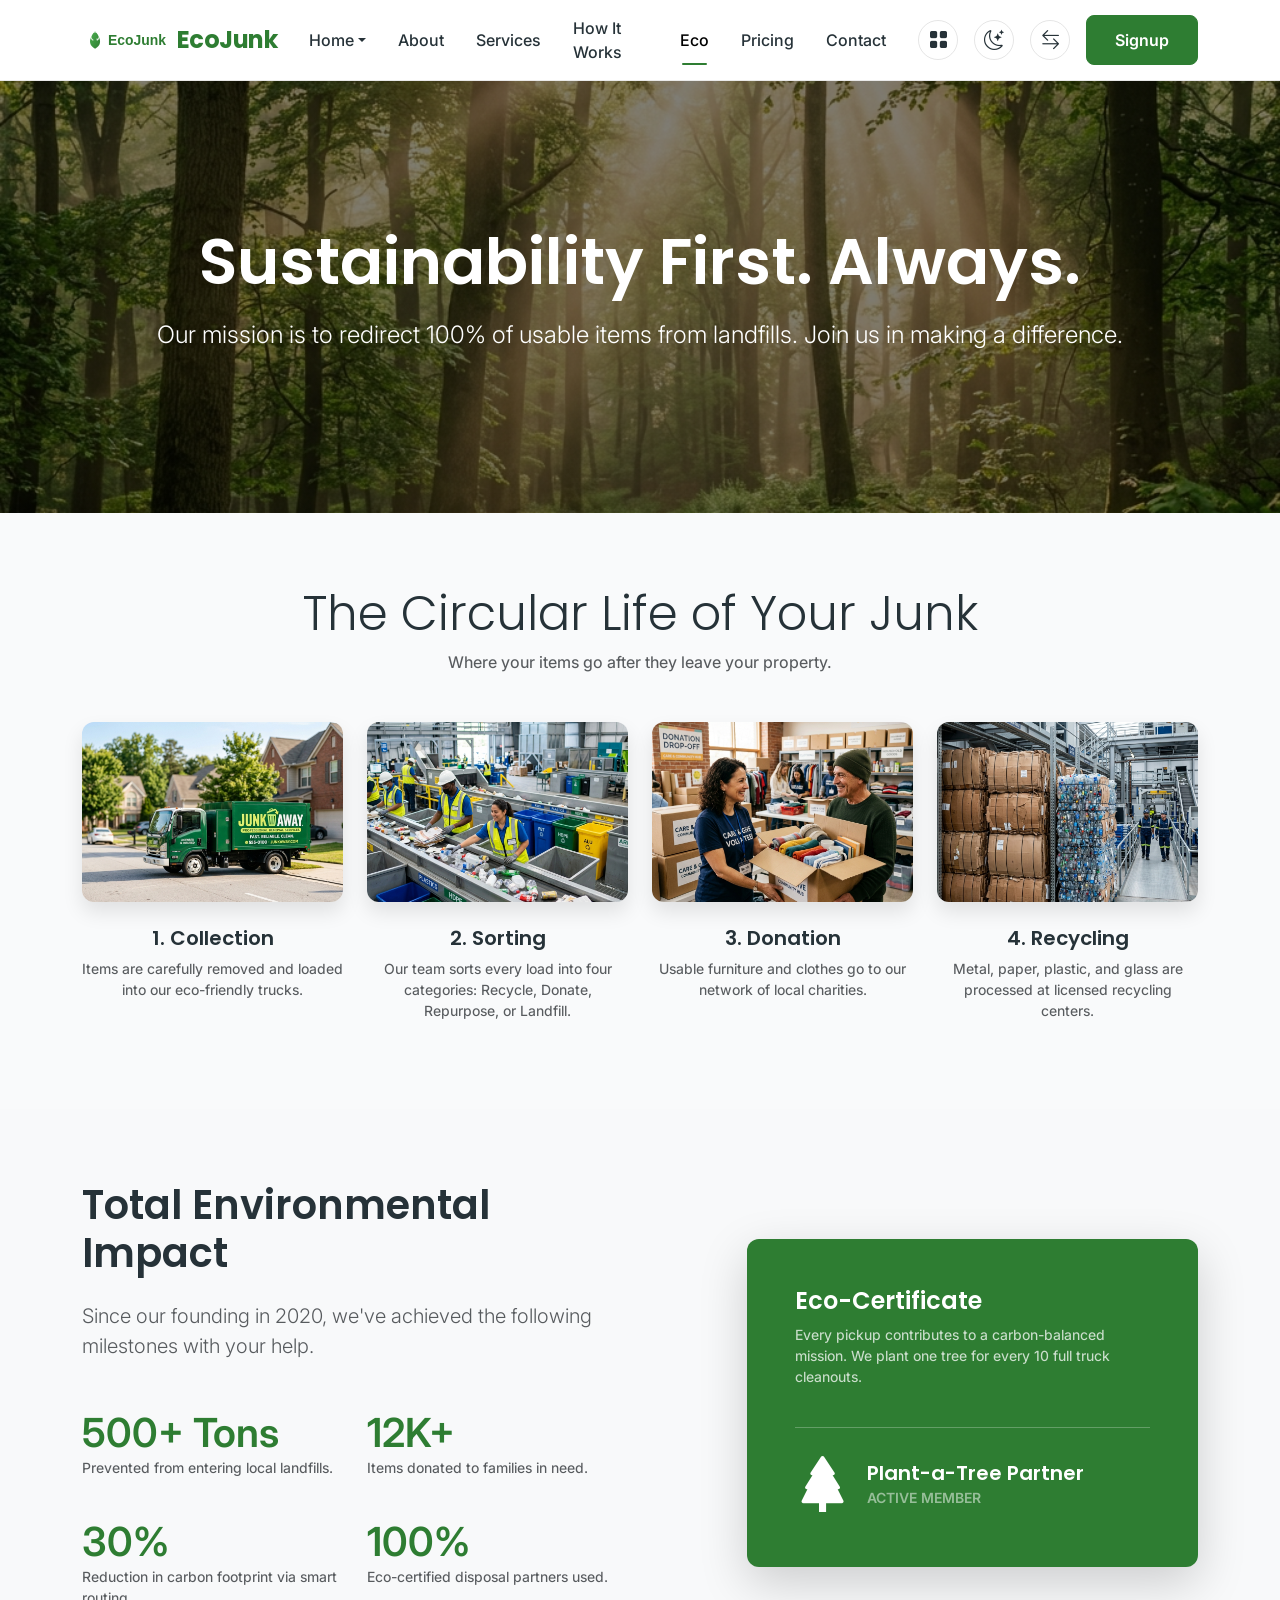
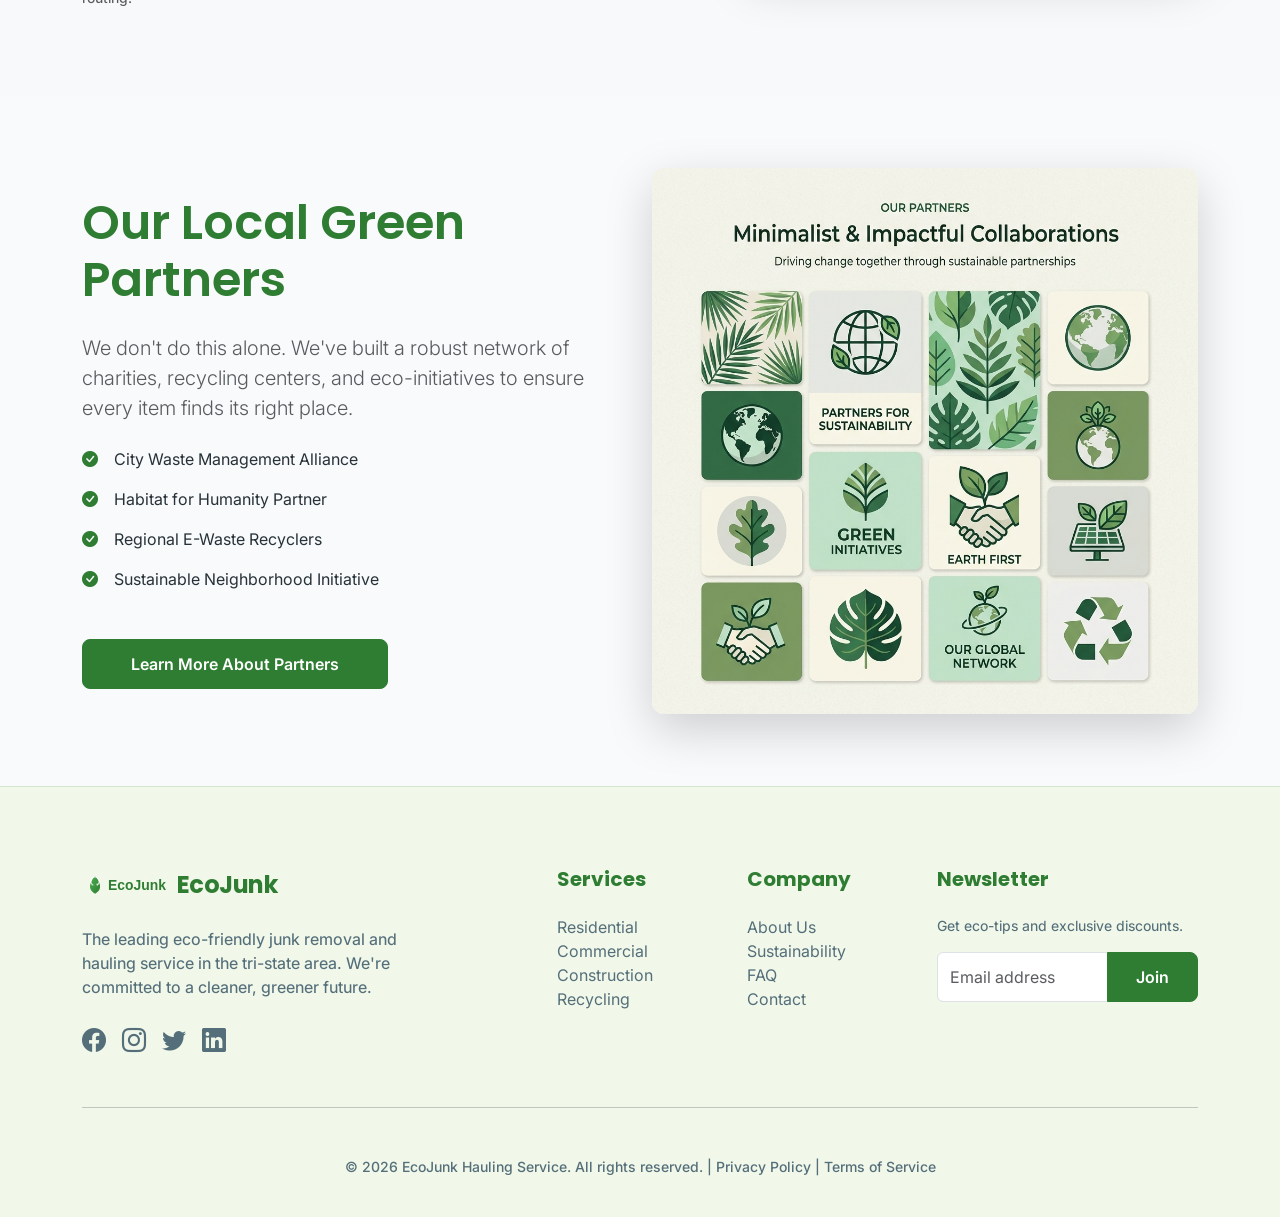
<file: eco-commitment.html>
<!DOCTYPE html>
<html lang="en">

<head>
    <meta charset="UTF-8">
    <meta name="viewport" content="width=device-width, initial-scale=1.0">
    <title>Eco Commitment | EcoJunk Hauling</title>
    <!-- Bootstrap 5 CSS -->
    <link href="https://cdn.jsdelivr.net/npm/bootstrap@5.3.0/dist/css/bootstrap.min.css" rel="stylesheet">
    <link rel="stylesheet" href="https://cdn.jsdelivr.net/npm/bootstrap-icons@1.10.0/font/bootstrap-icons.css">
    <link rel="stylesheet" href="css/style.css">
    <link rel="icon" type="image/svg+xml" href="favicon.svg">
</head>

<body>

    <!-- Fixed Header -->
    <nav class="navbar navbar-expand-xl fixed-top">
        <div class="container">
            <a class="navbar-brand d-flex align-items-center" href="index.html">
                <img src="assets/logo.svg" alt="EcoJunk" class="site-logo">
                <span class="ms-2 brand-text">EcoJunk</span>
            </a>
            <button class="navbar-toggler collapsed" type="button" data-bs-toggle="collapse" data-bs-target="#navbarNav"
                aria-controls="navbarNav" aria-expanded="false" aria-label="Toggle navigation">
                <span class="navbar-toggler-icon"></span>
            </button>
            <div class="collapse navbar-collapse" id="navbarNav">
                <ul class="navbar-nav ms-auto align-items-center">
                    <li class="nav-item d-none d-xl-block dropdown">
                        <a class="nav-link dropdown-toggle" href="#" role="button" data-bs-toggle="dropdown">Home</a>
                        <ul class="dropdown-menu border-0 shadow-sm">
                            <li><a class="dropdown-item" href="index.html">Home 1</a></li>
                            <li><a class="dropdown-item" href="home2.html">Home 2</a></li>
                        </ul>
                    </li>
                    <li class="nav-item d-xl-none"><a class="nav-link" href="index.html">Home 1</a></li>
                    <li class="nav-item d-xl-none"><a class="nav-link" href="home2.html">Home 2</a></li>
                    <li class="nav-item"><a class="nav-link" href="about.html">About</a></li>
                    <li class="nav-item">
                        <a class="nav-link" href="services.html">Services</a>

                    </li>

                    <li class="nav-item"><a class="nav-link" href="how-it-works.html">How It Works</a></li>
                    <li class="nav-item"><a class="nav-link" href="eco-commitment.html">Eco </a></li>
                    <li class="nav-item"><a class="nav-link" href="pricing.html">Pricing</a></li>
                    <li class="nav-item"><a class="nav-link" href="contact.html">Contact</a></li>
                    <li class="nav-item"><a class="nav-icon-link ms-lg-3" href="dashboard.html" id="dashboard-link"
                            title="Customer Dashboard"><i class="bi bi-grid-fill"></i></a></li>
                    <li class="nav-item"><a class="nav-icon-link ms-lg-3" href="#" id="theme-toggle"
                            title="Toggle Theme"><i class="bi bi-moon-stars"></i></a></li>
                    <li class="nav-item"><a class="nav-icon-link ms-lg-3" href="#" id="rtl-toggle"
                            title="Toggle RTL Support"><i class="bi bi-arrow-left-right"></i></a></li>
                    <li class="nav-item"><a class="btn btn-success ms-lg-3" href="signup.html">Signup</a></li>
                </ul>
            </div>
        </div>
    </nav>

    <!-- Eco Hero -->
    <header class="hero-eco text-center">
        <div class="container py-4">
            <h1 class="display-3 fw-bold mb-3">Sustainability First. Always.</h1>
            <p class="lead fs-4 opacity-90">Our mission is to redirect 100% of usable items from landfills. Join us in
                making a difference.</p>
        </div>
    </header>

    <!-- Recycling Process -->
    <section class="py-5">
        <div class="container py-4">
            <div class="text-center mb-5">
                <h2 class="display-5">The Circular Life of Your Junk</h2>
                <p class="text-muted">Where your items go after they leave your property.</p>
            </div>

            <div class="row g-4 text-center">
                <div class="col-md-3">
                    <div class="process-img-wrapper">
                        <img src="assets/eco_collection.png" alt="Collection" class="process-img">
                    </div>
                    <h5>1. Collection</h5>
                    <p class="small text-muted">Items are carefully removed and loaded into our eco-friendly trucks.</p>
                </div>
                <div class="col-md-3">
                    <div class="process-img-wrapper">
                        <img src="assets/eco_sorting.png" alt="Sorting" class="process-img">
                    </div>
                    <h5>2. Sorting</h5>
                    <p class="small text-muted">Our team sorts every load into four categories: Recycle, Donate,
                        Repurpose, or Landfill.</p>
                </div>
                <div class="col-md-3">
                    <div class="process-img-wrapper">
                        <img src="assets/eco_donation.png" alt="Donation" class="process-img">
                    </div>
                    <h5>3. Donation</h5>
                    <p class="small text-muted">Usable furniture and clothes go to our network of local charities.</p>
                </div>
                <div class="col-md-3">
                    <div class="process-img-wrapper">
                        <img src="assets/eco_recycling.png" alt="Recycling" class="process-img">
                    </div>
                    <h5>4. Recycling</h5>
                    <p class="small text-muted">Metal, paper, plastic, and glass are processed at licensed recycling
                        centers.</p>
                </div>
            </div>
        </div>
    </section>

    <!-- Impact Stats -->
    <section class="py-5 bg-light">
        <div class="container py-4">
            <div class="row align-items-center">
                <div class="col-lg-6">
                    <h2 class="display-6 fw-bold mb-4">Total Environmental Impact</h2>
                    <p class="lead text-muted mb-5">Since our founding in 2020, we've achieved the following milestones
                        with your help.</p>
                    <div class="row g-4">
                        <div class="col-6">
                            <div class="display-6 fw-bold text-primary-green">500+ Tons</div>
                            <p class="small text-muted">Prevented from entering local landfills.</p>
                        </div>
                        <div class="col-6">
                            <div class="display-6 fw-bold text-primary-green">12K+</div>
                            <p class="small text-muted">Items donated to families in need.</p>
                        </div>
                        <div class="col-6">
                            <div class="display-6 fw-bold text-primary-green">30%</div>
                            <p class="small text-muted">Reduction in carbon footprint via smart routing.</p>
                        </div>
                        <div class="col-6">
                            <div class="display-6 fw-bold text-primary-green">100%</div>
                            <p class="small text-muted">Eco-certified disposal partners used.</p>
                        </div>
                    </div>
                </div>
                <div class="col-lg-5 offset-lg-1">
                    <div class="card bg-primary-green text-white p-5 border-0 shadow-lg">
                        <h4>Eco-Certificate</h4>
                        <p class="small opacity-75">Every pickup contributes to a carbon-balanced mission. We plant one
                            tree for every 10 full truck cleanouts.</p>
                        <hr class="opacity-10 my-4">
                        <div class="d-flex align-items-center">
                            <i class="bi bi-tree-fill display-4 me-3"></i>
                            <div>
                                <h5 class="mb-0">Plant-a-Tree Partner</h5>
                                <span class="small opacity-50 text-uppercase fw-bold">Active Member</span>
                            </div>
                        </div>
                    </div>
                </div>
            </div>
        </div>
    </section>

    <!-- Green Partners Section [NEW] -->
    <section class="py-5">
        <div class="container py-4">
            <div class="row align-items-center">
                <div class="col-lg-6 order-lg-2">
                    <div class="rounded-lg shadow-lg overflow-hidden mb-4 mb-lg-0">
                        <img src="assets/eco_partners.png" alt="Eco Partners" class="img-fluid w-100">
                    </div>
                </div>
                <div class="col-lg-6 order-lg-1">
                    <h2 class="display-5 fw-bold mb-4 text-primary-green">Our Local Green Partners</h2>
                    <p class="lead text-muted mb-4">We don't do this alone. We've built a robust network of charities,
                        recycling centers, and eco-initiatives to ensure every item finds its right place.</p>
                    <ul class="list-unstyled mb-5">
                        <li class="mb-3 d-flex align-items-center"><i
                                class="bi bi-check-circle-fill text-primary-green me-3"></i> <span>City Waste Management
                                Alliance</span></li>
                        <li class="mb-3 d-flex align-items-center"><i
                                class="bi bi-check-circle-fill text-primary-green me-3"></i> <span>Habitat for Humanity
                                Partner</span></li>
                        <li class="mb-3 d-flex align-items-center"><i
                                class="bi bi-check-circle-fill text-primary-green me-3"></i> <span>Regional E-Waste
                                Recyclers</span></li>
                        <li class="mb-3 d-flex align-items-center"><i
                                class="bi bi-check-circle-fill text-primary-green me-3"></i> <span>Sustainable
                                Neighborhood Initiative</span></li>
                    </ul>
                    <a href="contact.html" class="btn btn-success px-5">Learn More About Partners</a>
                </div>
            </div>
        </div>
    </section>

    <!-- Footer -->
    <footer>
        <div class="container">
            <div class="row g-4">
                <div class="col-lg-4">
                    <a href="index.html" class="d-flex align-items-center mb-4 text-decoration-none">
                        <img src="assets/logo.svg" alt="EcoJunk Logo" class="site-logo">
                        <span class="ms-2 brand-text">EcoJunk</span>
                    </a>
                    <p>The leading eco-friendly junk removal and hauling service in the tri-state area. We're committed
                        to a cleaner, greener future.</p>
                    <div class="d-flex gap-3 fs-4 mt-4">
                        <a href="#"><i class="bi bi-facebook"></i></a>
                        <a href="#"><i class="bi bi-instagram"></i></a>
                        <a href="#"><i class="bi bi-twitter"></i></a>
                        <a href="#"><i class="bi bi-linkedin"></i></a>
                    </div>
                </div>
                <div class="col-lg-2 offset-lg-1">
                    <h5 class="mb-4">Services</h5>
                    <ul class="list-unstyled">
                        <li><a href="#">Residential</a></li>
                        <li><a href="#">Commercial</a></li>
                        <li><a href="#">Construction</a></li>
                        <li><a href="#">Recycling</a></li>
                    </ul>
                </div>
                <div class="col-lg-2">
                    <h5 class="mb-4">Company</h5>
                    <ul class="list-unstyled">
                        <li><a href="about.html">About Us</a></li>
                        <li><a href="eco-commitment.html">Sustainability</a></li>
                        <li><a href="faq.html">FAQ</a></li>
                        <li><a href="contact.html">Contact</a></li>
                    </ul>
                </div>
                <div class="col-lg-3">
                    <h5 class="mb-4">Newsletter</h5>
                    <p class="small">Get eco-tips and exclusive discounts.</p>
                    <div class="input-group">
                        <input type="email" class="form-control" placeholder="Email address">
                        <button class="btn btn-success" type="button">Join</button>
                    </div>
                </div>
            </div>
            <hr class="my-5 opacity-10">
            <div class="text-center small copyright-text">
                &copy; 2026 EcoJunk Hauling Service. All rights reserved. | <a href="#">Privacy Policy</a> | <a
                    href="#">Terms of Service</a>
            </div>
        </div>
    </footer><button id="scroll-to-top" class="btn btn-success rounded-circle shadow-lg"><i
            class="bi bi-arrow-up"></i></button>

    <!-- Scripts -->
    <script src="https://cdn.jsdelivr.net/npm/bootstrap@5.3.0/dist/js/bootstrap.bundle.min.js"></script>
    <script src="js/main.js"></script>
</body>

</html>
</file>
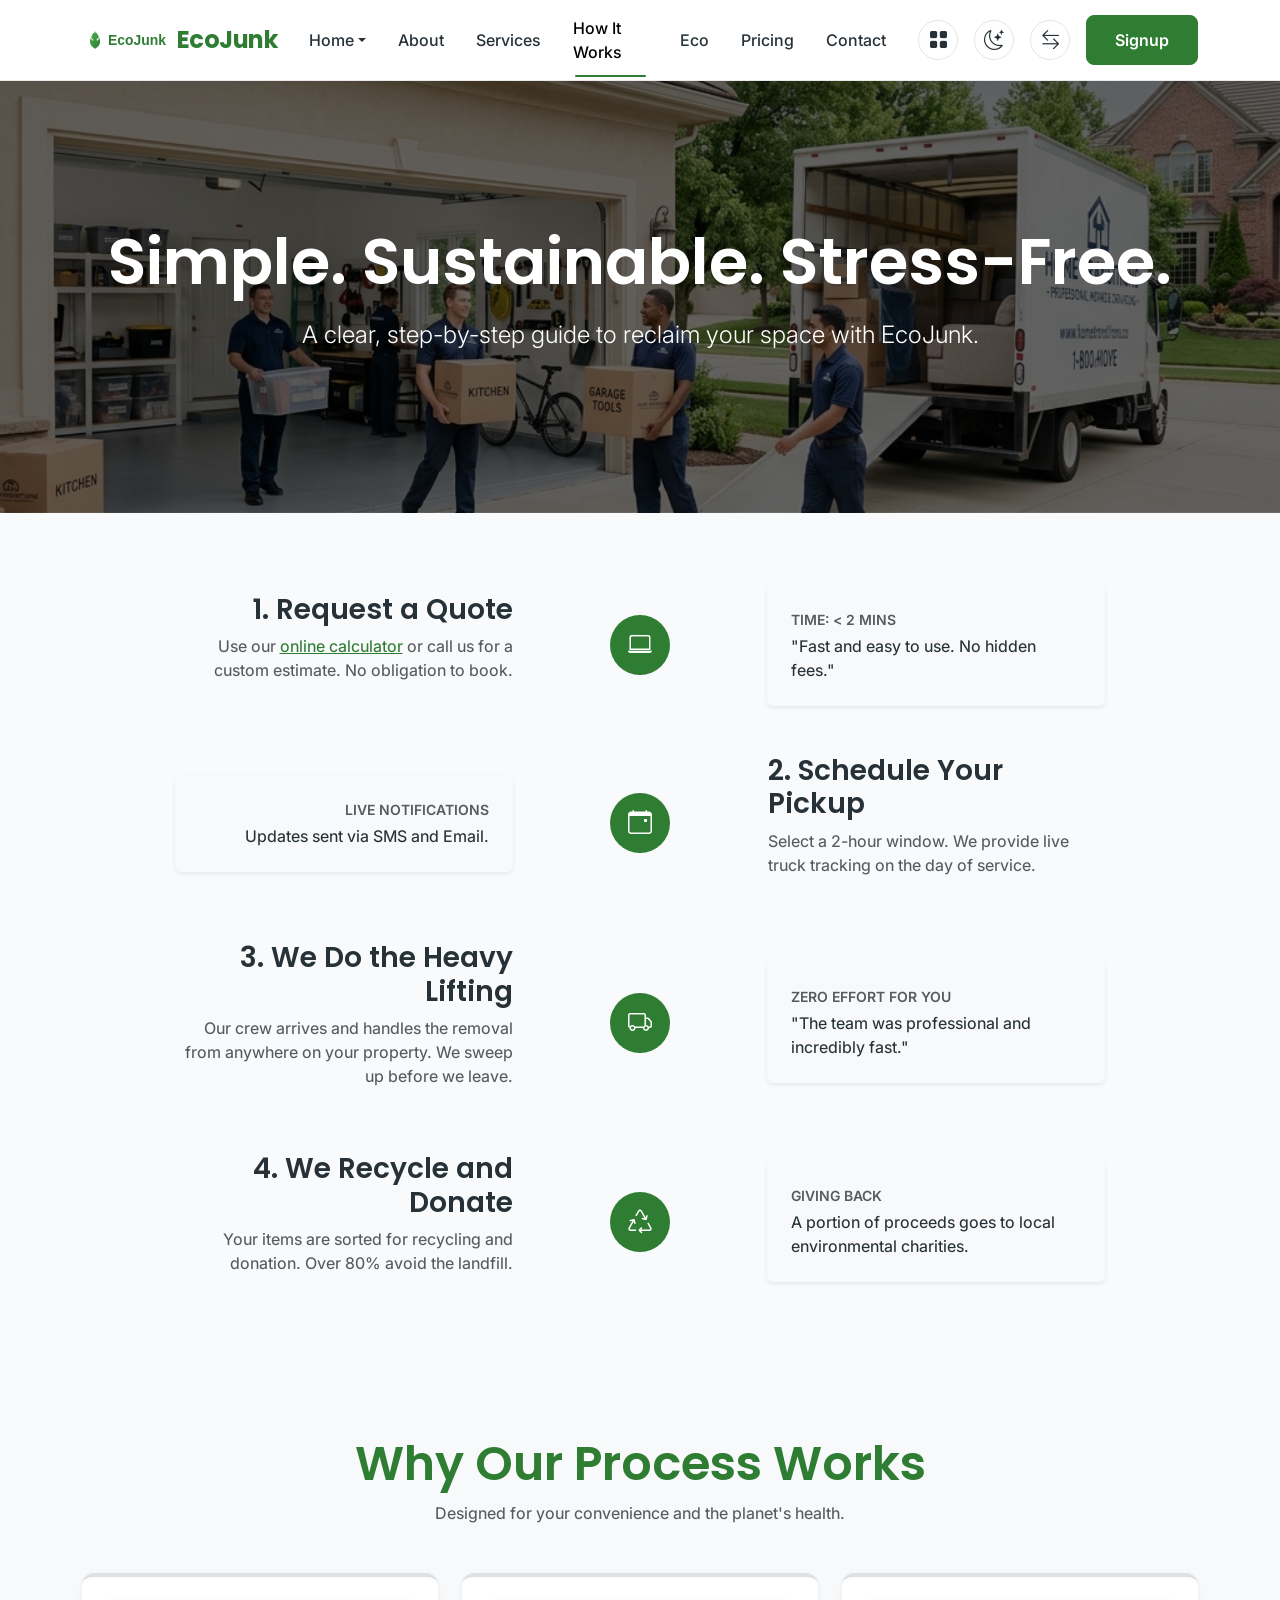
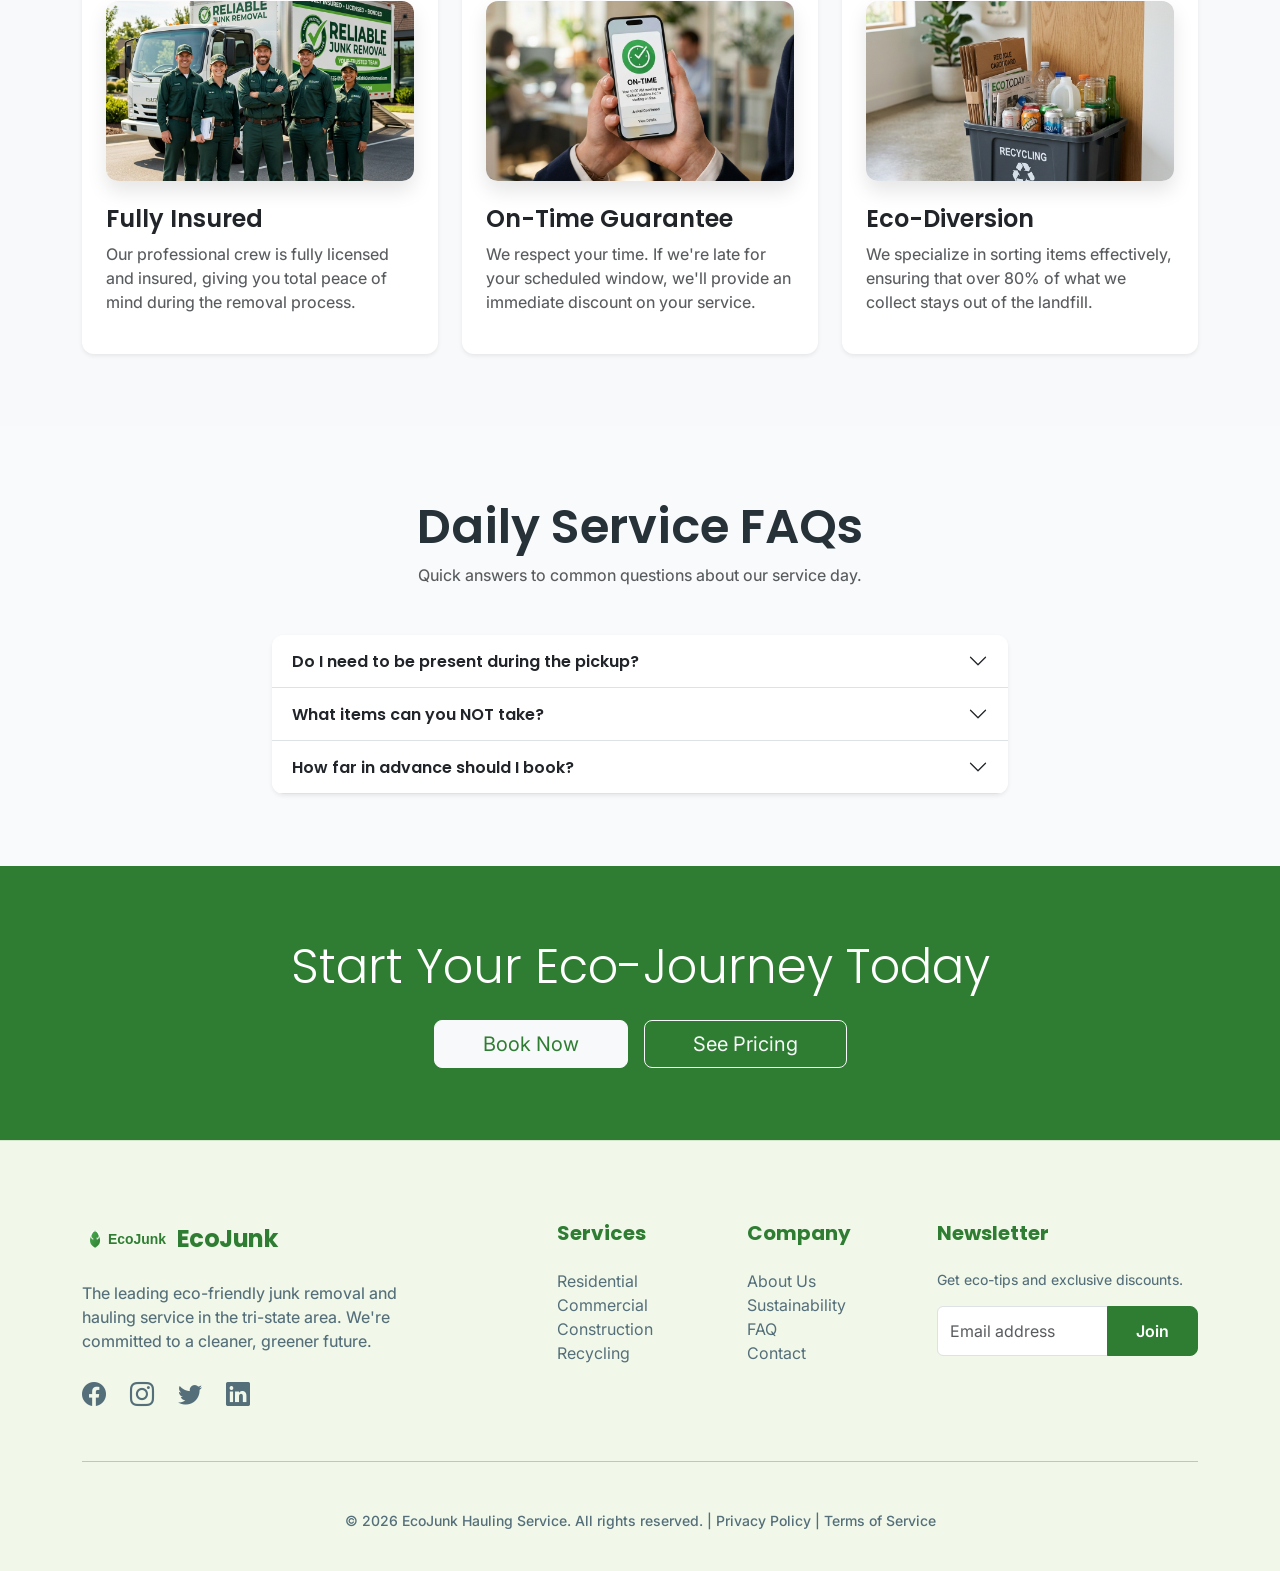
<file: how-it-works.html>
<!DOCTYPE html>
<html lang="en">

<head>
    <meta charset="UTF-8">
    <meta name="viewport" content="width=device-width, initial-scale=1.0">
    <title>How It Works | EcoJunk Hauling</title>
    <!-- Bootstrap 5 CSS -->
    <link href="https://cdn.jsdelivr.net/npm/bootstrap@5.3.0/dist/css/bootstrap.min.css" rel="stylesheet">
    <link rel="stylesheet" href="https://cdn.jsdelivr.net/npm/bootstrap-icons@1.10.0/font/bootstrap-icons.css">
    <link rel="stylesheet" href="css/style.css">
    <link rel="icon" type="image/svg+xml" href="favicon.svg">
</head>

<body>

    <!-- Fixed Header -->
    <nav class="navbar navbar-expand-xl fixed-top">
        <div class="container">
            <a class="navbar-brand d-flex align-items-center" href="index.html">
                <img src="assets/logo.svg" alt="EcoJunk" class="site-logo">
                <span class="ms-2 brand-text">EcoJunk</span>
            </a>
            <button class="navbar-toggler collapsed" type="button" data-bs-toggle="collapse" data-bs-target="#navbarNav"
                aria-controls="navbarNav" aria-expanded="false" aria-label="Toggle navigation">
                <span class="navbar-toggler-icon"></span>
            </button>
            <div class="collapse navbar-collapse" id="navbarNav">
                <ul class="navbar-nav ms-auto align-items-center">
                    <li class="nav-item d-none d-xl-block dropdown">
                        <a class="nav-link dropdown-toggle" href="#" role="button" data-bs-toggle="dropdown">Home</a>
                        <ul class="dropdown-menu border-0 shadow-sm">
                            <li><a class="dropdown-item" href="index.html">Home 1</a></li>
                            <li><a class="dropdown-item" href="home2.html">Home 2</a></li>
                        </ul>
                    </li>
                    <li class="nav-item d-xl-none"><a class="nav-link" href="index.html">Home 1</a></li>
                    <li class="nav-item d-xl-none"><a class="nav-link" href="home2.html">Home 2</a></li>
                    <li class="nav-item"><a class="nav-link" href="about.html">About</a></li>
                    <li class="nav-item">
                        <a class="nav-link" href="services.html">Services</a>

                    </li>

                    <li class="nav-item"><a class="nav-link" href="how-it-works.html">How It Works</a></li>
                    <li class="nav-item"><a class="nav-link" href="eco-commitment.html">Eco</a></li>
                    <li class="nav-item"><a class="nav-link" href="pricing.html">Pricing</a></li>
                    <li class="nav-item"><a class="nav-link" href="contact.html">Contact</a></li>
                    <li class="nav-item"><a class="nav-icon-link ms-lg-3" href="dashboard.html" id="dashboard-link"
                            title="Customer Dashboard"><i class="bi bi-grid-fill"></i></a></li>
                    <li class="nav-item"><a class="nav-icon-link ms-lg-3" href="#" id="theme-toggle"
                            title="Toggle Theme"><i class="bi bi-moon-stars"></i></a></li>
                    <li class="nav-item"><a class="nav-icon-link ms-lg-3" href="#" id="rtl-toggle"
                            title="Toggle RTL Support"><i class="bi bi-arrow-left-right"></i></a></li>
                    <li class="nav-item"><a class="btn btn-success ms-lg-3" href="signup.html">Signup</a></li>
                </ul>
            </div>
        </div>
    </nav>

    <!-- How It Works Hero -->
    <header class="hero-how-it-works text-center">
        <div class="container py-4">
            <h1 class="display-3 fw-bold mb-3 text-white">Simple. <span class="text-accent-light">Sustainable.</span>
                Stress-Free.
            </h1>
            <p class="lead text-white opacity-90 fs-4">A clear, step-by-step guide to reclaim your space with EcoJunk.
            </p>
        </div>
    </header>

    <!-- Step Timeline -->
    <section class="py-5">
        <div class="container py-4">
            <div class="row g-0 justify-content-center">
                <div class="col-md-10">
                    <!-- Step 1 -->
                    <div class="row align-items-center mb-5">
                        <div class="col-md-5 text-center text-md-end pe-md-5">
                            <h2 class="h3 fw-bold">1. Request a Quote</h2>
                            <p class="text-muted">Use our <a href="pricing.html" class="text-primary-green">online
                                    calculator</a> or call us for a custom estimate. No obligation to book.</p>
                        </div>
                        <div class="col-md-2 text-center position-relative py-4 py-md-0">
                            <div class="bg-primary-green text-white rounded-circle d-flex align-items-center justify-content-center mx-auto"
                                style="width: 60px; height: 60px; z-index: 2; position: relative;">
                                <i class="bi bi-laptop fs-4"></i>
                            </div>
                            <div class="bg-light position-absolute start-50 top-100 translate-middle-x"
                                style="width: 2px; height: 100px; z-index: 1;"></div>
                        </div>
                        <div class="col-md-5 ps-md-5 text-center text-md-start">
                            <div class="p-4 bg-light rounded shadow-sm">
                                <span class="small text-uppercase fw-bold text-muted d-block mb-1">Time: < 2 mins</span>
                                        <p class="mb-0">"Fast and easy to use. No hidden fees."</p>
                            </div>
                        </div>
                    </div>

                    <!-- Step 2 -->
                    <div class="row align-items-center mb-5 flex-md-row-reverse">
                        <div class="col-md-5 text-center text-md-start ps-md-5">
                            <h2 class="h3 fw-bold">2. Schedule Your Pickup</h2>
                            <p class="text-muted">Select a 2-hour window. We provide live truck tracking on the day of
                                service.</p>
                        </div>
                        <div class="col-md-2 text-center position-relative py-4 py-md-0">
                            <div class="bg-primary-green text-white rounded-circle d-flex align-items-center justify-content-center mx-auto"
                                style="width: 60px; height: 60px; z-index: 2; position: relative;">
                                <i class="bi bi-calendar-event fs-4"></i>
                            </div>
                            <div class="bg-light position-absolute start-50 top-100 translate-middle-x"
                                style="width: 2px; height: 100px; z-index: 1;"></div>
                        </div>
                        <div class="col-md-5 pe-md-5 text-center text-md-start">
                            <div class="p-4 bg-light rounded shadow-sm text-md-end">
                                <span class="small text-uppercase fw-bold text-muted d-block mb-1">Live
                                    Notifications</span>
                                <p class="mb-0">Updates sent via SMS and Email.</p>
                            </div>
                        </div>
                    </div>

                    <!-- Step 3 -->
                    <div class="row align-items-center mb-5">
                        <div class="col-md-5 text-center text-md-end pe-md-5">
                            <h2 class="h3 fw-bold">3. We Do the Heavy Lifting</h2>
                            <p class="text-muted">Our crew arrives and handles the removal from anywhere on your
                                property. We sweep up before we leave.</p>
                        </div>
                        <div class="col-md-2 text-center position-relative py-4 py-md-0">
                            <div class="bg-primary-green text-white rounded-circle d-flex align-items-center justify-content-center mx-auto"
                                style="width: 60px; height: 60px; z-index: 2; position: relative;">
                                <i class="bi bi-truck fs-4"></i>
                            </div>
                            <div class="bg-light position-absolute start-50 top-100 translate-middle-x"
                                style="width: 2px; height: 100px; z-index: 1;"></div>
                        </div>
                        <div class="col-md-5 ps-md-5 text-center text-md-start">
                            <div class="p-4 bg-light rounded shadow-sm">
                                <span class="small text-uppercase fw-bold text-muted d-block mb-1">Zero Effort for
                                    You</span>
                                <p class="mb-0">"The team was professional and incredibly fast."</p>
                            </div>
                        </div>
                    </div>

                    <!-- Step 4 -->
                    <div class="row align-items-center">
                        <div class="col-md-5 text-center text-md-end ps-md-5 order-2 order-md-1 pe-md-5">
                            <h2 class="h3 fw-bold">4. We Recycle and Donate</h2>
                            <p class="text-muted">Your items are sorted for recycling and donation. Over 80% avoid the
                                landfill.</p>
                        </div>
                        <div class="col-md-2 text-center position-relative order-1 order-md-2 py-4 py-md-0">
                            <div class="bg-primary-green text-white rounded-circle d-flex align-items-center justify-content-center mx-auto"
                                style="width: 60px; height: 60px; z-index: 2; position: relative;">
                                <i class="bi bi-recycle fs-4"></i>
                            </div>
                        </div>
                        <div class="col-md-5 ps-md-5 text-center text-md-start order-3 order-md-3">
                            <div class="p-4 bg-light rounded shadow-sm">
                                <span class="small text-uppercase fw-bold text-muted d-block mb-1">Giving Back</span>
                                <p class="mb-0">A portion of proceeds goes to local environmental charities.</p>
                            </div>
                        </div>
                    </div>
                </div>
            </div>
        </div>
    </section>

    <!-- Why Choose Our Process? [NEW] -->
    <section class="py-5 bg-light">
        <div class="container py-4">
            <div class="text-center mb-5">
                <h2 class="display-5 fw-bold text-primary-green">Why Our Process Works</h2>
                <p class="text-muted">Designed for your convenience and the planet's health.</p>
            </div>
            <div class="row g-4">
                <div class="col-md-4">
                    <div class="card h-100 p-4 border-0 shadow-sm border-top border-primary-green border-4">
                        <div class="process-img-wrapper">
                            <img src="assets/hiw_insured.png" alt="Fully Insured" class="process-img">
                        </div>
                        <h4>Fully Insured</h4>
                        <p class="text-muted">Our professional crew is fully licensed and insured, giving you total
                            peace of mind during the removal process.</p>
                    </div>
                </div>
                <div class="col-md-4">
                    <div class="card h-100 p-4 border-0 shadow-sm border-top border-primary-green border-4">
                        <div class="process-img-wrapper">
                            <img src="assets/hiw_ontime.png" alt="On-Time Guarantee" class="process-img">
                        </div>
                        <h4>On-Time Guarantee</h4>
                        <p class="text-muted">We respect your time. If we're late for your scheduled window, we'll
                            provide an immediate discount on your service.</p>
                    </div>
                </div>
                <div class="col-md-4">
                    <div class="card h-100 p-4 border-0 shadow-sm border-top border-primary-green border-4">
                        <div class="process-img-wrapper">
                            <img src="assets/hiw_eco.png" alt="Eco-Diversion" class="process-img">
                        </div>
                        <h4>Eco-Diversion</h4>
                        <p class="text-muted">We specialize in sorting items effectively, ensuring that over 80% of what
                            we collect stays out of the landfill.</p>
                    </div>
                </div>
            </div>
        </div>
    </section>

    <!-- Commonly Asked Questions [NEW] -->
    <section class="py-5">
        <div class="container py-4">
            <div class="text-center mb-5">
                <h2 class="display-5 fw-bold">Daily Service FAQs</h2>
                <p class="text-muted">Quick answers to common questions about our service day.</p>
            </div>
            <div class="row justify-content-center">
                <div class="col-lg-8 text-center text-md-start">
                    <div class="accordion accordion-flush shadow-sm rounded-lg overflow-hidden" id="faqAccordion">
                        <div class="accordion-item border-bottom">
                            <h2 class="accordion-header">
                                <button class="accordion-button collapsed fw-bold py-3" type="button"
                                    data-bs-toggle="collapse" data-bs-target="#faq1">
                                    Do I need to be present during the pickup?
                                </button>
                            </h2>
                            <div id="faq1" class="accordion-collapse collapse" data-bs-parent="#faqAccordion">
                                <div class="accordion-body text-muted">
                                    While we prefer you are there to confirm the quote and items, we can perform
                                    curbside pickups with pre-arranged digital payment and confirmation.
                                </div>
                            </div>
                        </div>
                        <div class="accordion-item border-bottom">
                            <h2 class="accordion-header">
                                <button class="accordion-button collapsed fw-bold py-3" type="button"
                                    data-bs-toggle="collapse" data-bs-target="#faq2">
                                    What items can you NOT take?
                                </button>
                            </h2>
                            <div id="faq2" class="accordion-collapse collapse" data-bs-parent="#faqAccordion">
                                <div class="accordion-body text-muted">
                                    We cannot transport hazardous materials such as wet paint, chemicals, asbestos, or
                                    medical waste. Please contact your local municipality for hazardous waste disposal.
                                </div>
                            </div>
                        </div>
                        <div class="accordion-item border-bottom">
                            <h2 class="accordion-header">
                                <button class="accordion-button collapsed fw-bold py-3" type="button"
                                    data-bs-toggle="collapse" data-bs-target="#faq3">
                                    How far in advance should I book?
                                </button>
                            </h2>
                            <div id="faq3" class="accordion-collapse collapse" data-bs-parent="#faqAccordion">
                                <div class="accordion-body text-muted">
                                    We often have same-day or next-day availability! However, booking 48 hours in
                                    advance is recommended for specific time slots.
                                </div>
                            </div>
                        </div>
                    </div>
                </div>
            </div>
        </div>
    </section>

    <!-- Final CTA -->
    <section class="py-5 bg-primary-green text-white text-center">
        <div class="container py-4">
            <h2 class="display-5 mb-4 text-white">Start Your Eco-Journey Today</h2>
            <div class="d-flex justify-content-center gap-3">
                <a href="book-pickup.html" class="btn btn-light btn-lg text-primary-green px-5">Book Now</a>
                <a href="pricing.html" class="btn btn-outline-light btn-lg px-5">See Pricing</a>
            </div>
        </div>
    </section>

    <!-- Footer -->
    <footer>
        <div class="container">
            <div class="row g-4">
                <div class="col-lg-4">
                    <a href="index.html" class="d-flex align-items-center mb-4 text-decoration-none">
                        <img src="assets/logo.svg" alt="EcoJunk Logo" class="site-logo">
                        <span class="ms-2 brand-text">EcoJunk</span>
                    </a>
                    <p>The leading eco-friendly junk removal and hauling service in the tri-state area. We're committed
                        to a cleaner, greener future.</p>
                    <div class="d-flex gap-4 fs-4 mt-4">
                        <a href="#"><i class="bi bi-facebook"></i></a>
                        <a href="#"><i class="bi bi-instagram"></i></a>
                        <a href="#"><i class="bi bi-twitter"></i></a>
                        <a href="#"><i class="bi bi-linkedin"></i></a>
                    </div>
                </div>
                <div class="col-lg-2 offset-lg-1">
                    <h5 class="mb-4">Services</h5>
                    <ul class="list-unstyled">
                        <li><a href="#">Residential</a></li>
                        <li><a href="#">Commercial</a></li>
                        <li><a href="#">Construction</a></li>
                        <li><a href="#">Recycling</a></li>
                    </ul>
                </div>
                <div class="col-lg-2">
                    <h5 class="mb-4">Company</h5>
                    <ul class="list-unstyled">
                        <li><a href="about.html">About Us</a></li>
                        <li><a href="eco-commitment.html">Sustainability</a></li>
                        <li><a href="faq.html">FAQ</a></li>
                        <li><a href="contact.html">Contact</a></li>
                    </ul>
                </div>
                <div class="col-lg-3">
                    <h5 class="mb-4">Newsletter</h5>
                    <p class="small">Get eco-tips and exclusive discounts.</p>
                    <div class="input-group">
                        <input type="email" class="form-control" placeholder="Email address">
                        <button class="btn btn-success" type="button">Join</button>
                    </div>
                </div>
            </div>
            <hr class="my-5 opacity-10">
            <div class="text-center small copyright-text">
                &copy; 2026 EcoJunk Hauling Service. All rights reserved. | <a href="#">Privacy Policy</a> | <a
                    href="#">Terms of Service</a>
            </div>
        </div>
    </footer><button id="scroll-to-top" class="btn btn-success rounded-circle shadow-lg"><i
            class="bi bi-arrow-up"></i></button>

    <!-- Scripts -->
    <script src="https://cdn.jsdelivr.net/npm/bootstrap@5.3.0/dist/js/bootstrap.bundle.min.js"></script>
    <script src="js/main.js"></script>
</body>

</html>
</file>
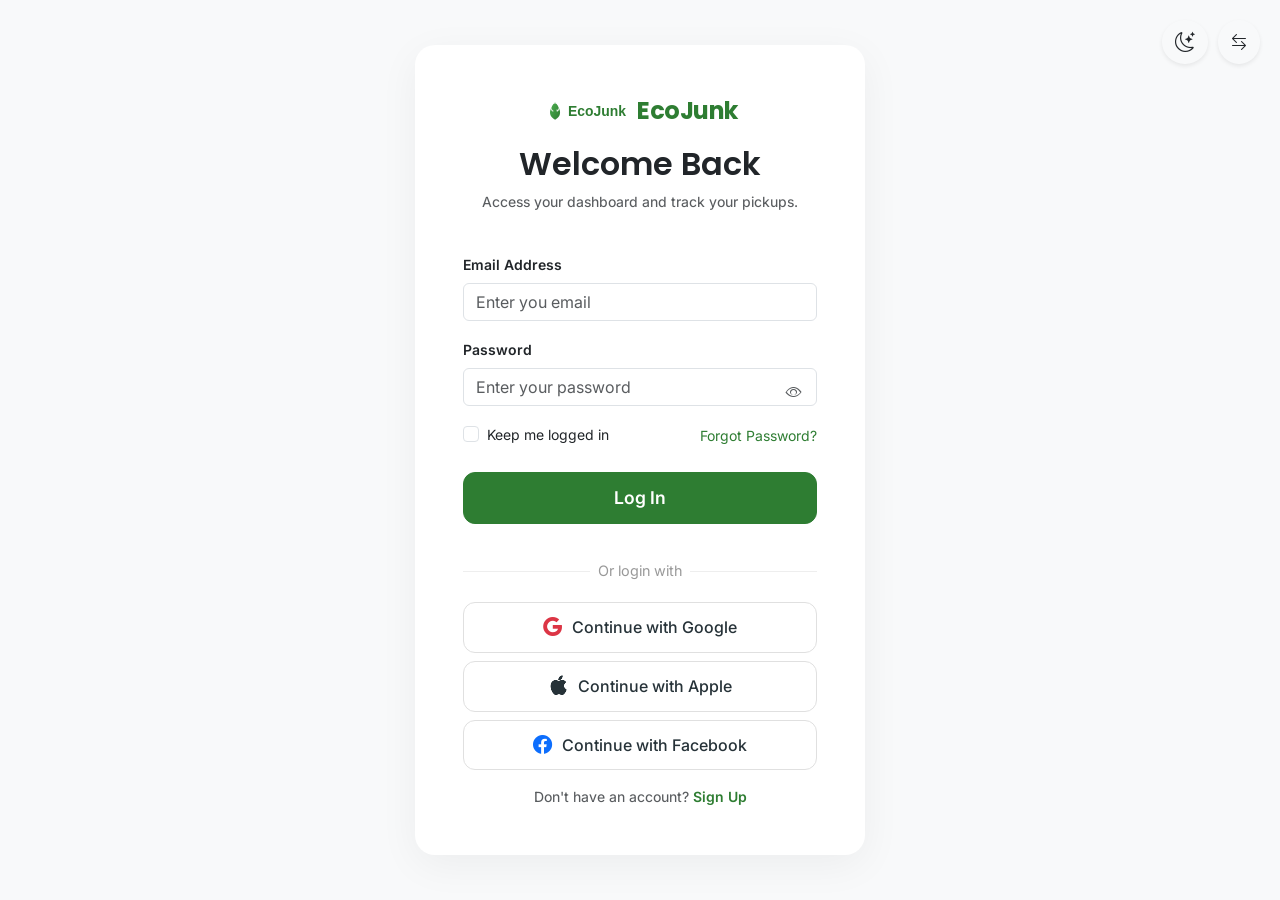
<file: login.html>
<!DOCTYPE html>
<html lang="en">

<head>
    <meta charset="UTF-8">
    <meta name="viewport" content="width=device-width, initial-scale=1.0">
    <title>Login | EcoJunk Hauling</title>
    <!-- Bootstrap 5 CSS -->
    <link href="https://cdn.jsdelivr.net/npm/bootstrap@5.3.0/dist/css/bootstrap.min.css" rel="stylesheet">
    <link rel="stylesheet" href="https://cdn.jsdelivr.net/npm/bootstrap-icons@1.10.0/font/bootstrap-icons.css">
    <link rel="stylesheet" href="css/style.css">
    <link rel="icon" type="image/svg+xml" href="assets/logo.svg">
    <style>
        body {
            background: #F9FAFB;
            display: flex;
            align-items: center;
            justify-content: center;
            min-height: 100vh;
            margin: 0;
            padding: 20px;
        }

        .auth-card {
            max-width: 450px;
            width: 100%;
            border: none;
            border-radius: 20px;
            box-shadow: 0 10px 40px rgba(0, 0, 0, 0.05);
        }

        .btn-auth {
            width: 100%;
            padding: 12px;
            font-weight: 600;
            font-size: 1.1rem;
            border-radius: 12px;
        }

        .password-toggle {
            cursor: pointer;
            position: absolute;
            right: 15px;
            top: 12px;
            z-index: 10;
        }

        .auth-toggles {
            position: fixed;
            top: 20px;
            right: 20px;
            z-index: 1100;
            display: flex;
            gap: 10px;
        }

        @media (max-width: 576px) {
            .auth-toggles {
                position: relative;
                top: 0;
                right: 0;
                width: 100%;
                justify-content: flex-end;
                padding-bottom: 10px;
            }

            body {
                padding-top: 40px;
            }
        }

        body.dark-mode .auth-toggles .btn-white {
            background: var(--card-dark);
            color: white;
            border-color: rgba(255, 255, 255, 0.1);
        }

        .social-btn {
            border: 1px solid #e0e0e0;
            border-radius: 12px;
            padding: 10px;
            font-weight: 500;
            transition: var(--transition);
            display: flex;
            align-items: center;
            justify-content: center;
            gap: 10px;
            color: var(--secondary-grey);
            text-decoration: none;
            width: 100%;
        }

        .social-btn:hover {
            background: #f8f9fa;
            border-color: var(--primary-green);
            color: var(--primary-green);
        }

        .divider {
            display: flex;
            align-items: center;
            text-align: center;
            margin: 20px 0;
            color: #999;
            font-size: 0.9rem;
        }

        .divider::before,
        .divider::after {
            content: '';
            flex: 1;
            border-bottom: 1px solid #eee;
        }

        .divider:not(:empty)::before {
            margin-right: .5em;
        }

        .divider:not(:empty)::after {
            margin-left: .5em;
        }
    </style>
</head>

<body class="bg-light">
    <div class="container d-flex flex-column align-items-center justify-content-center">
        <!-- Floating Toggles moved outside -->
        <!-- Floating Toggles moved to extreme right corner -->
        <div class="auth-toggles">
            <button class="btn btn-white shadow-sm rounded-circle" id="theme-toggle" title="Toggle Theme"><i
                    class="bi bi-moon-stars"></i></button>
            <button class="btn btn-white shadow-sm rounded-circle" id="rtl-toggle" title="Toggle RTL Support"><i class="bi bi-arrow-left-right"></i></button>
        </div>

        <div class="card auth-card p-4 p-md-5 bg-white">
            <div class="text-center mb-4">
                <a href="index.html" class="d-flex align-items-center justify-content-center mb-3 text-decoration-none">
                    <img src="assets/logo.svg" alt="EcoJunk" class="site-logo">
                    <span class="ms-2 brand-text">EcoJunk</span>
                </a>
                <h2 class="fw-bold">Welcome Back</h2>
                <p class="text-muted small">Access your dashboard and track your pickups.</p>
            </div>

            <form action="dashboard.html" class="needs-validation" novalidate id="loginForm">
                <div class="mb-3">
                    <label class="form-label small fw-bold">Email Address</label>
                    <input type="email" class="form-control" placeholder="Enter you email" required>
                    <div class="invalid-feedback">Please enter a valid email.</div>
                </div>
                <div class="mb-3">
                    <label class="form-label small fw-bold">Password</label>
                    <div class="position-relative">
                        <input type="password" class="form-control" id="password" placeholder="Enter your password"
                            required minlength="6">
                        <i class="bi bi-eye password-toggle text-muted" id="togglePassword"></i>
                        <div class="invalid-feedback">Password must be at least 6 characters.</div>
                    </div>
                </div>
                <div class="d-flex justify-content-between align-items-center mt-3 mb-4">
                    <div class="form-check">
                        <input class="form-check-input" type="checkbox" id="remember">
                        <label class="form-check-label small" for="remember">Keep me logged in</label>
                    </div>
                    <a href="#" class="text-primary-green small text-decoration-none">Forgot Password?</a>
                </div>
                <button type="submit" class="btn btn-success btn-auth mb-3">Log In</button>
            </form>

            <div class="divider">Or login with</div>

            <div class="row g-2">
                <div class="col-12">
                    <a href="#" class="social-btn"><i class="bi bi-google text-danger"></i> Continue with Google</a>
                </div>
                <div class="col-12">
                    <a href="#" class="social-btn"><i class="bi bi-apple"></i> Continue with Apple</a>
                </div>
                <div class="col-12">
                    <a href="#" class="social-btn"><i class="bi bi-facebook text-primary"></i> Continue with Facebook</a>
                </div>
            </div>

            <div class="text-center mt-3">
                <p class="small text-muted mb-0">Don't have an account? <a href="signup.html"
                        class="text-primary-green fw-bold text-decoration-none">Sign Up</a></p>
            </div>
        </div>
    </div>

    <script src="js/main.js"></script>
    <script>
        // Password Toggle
        const togglePassword = document.querySelector('#togglePassword');
        const password = document.querySelector('#password');
        if (togglePassword && password) {
            togglePassword.addEventListener('click', function () {
                const type = password.getAttribute('type') === 'password' ? 'text' : 'password';
                password.setAttribute('type', type);
                this.classList.toggle('bi-eye');
                this.classList.toggle('bi-eye-slash');
            });
        }

        // Form Validation
        (function () {
            'use strict'
            var forms = document.querySelectorAll('.needs-validation')
            Array.prototype.slice.call(forms).forEach(function (form) {
                form.addEventListener('submit', function (event) {
                    if (!form.checkValidity()) {
                        event.preventDefault()
                        event.stopPropagation()
                    }
                    form.classList.add('was-validated')
                }, false)
            })
        })()
    </script>
</body>

</html>
</file>
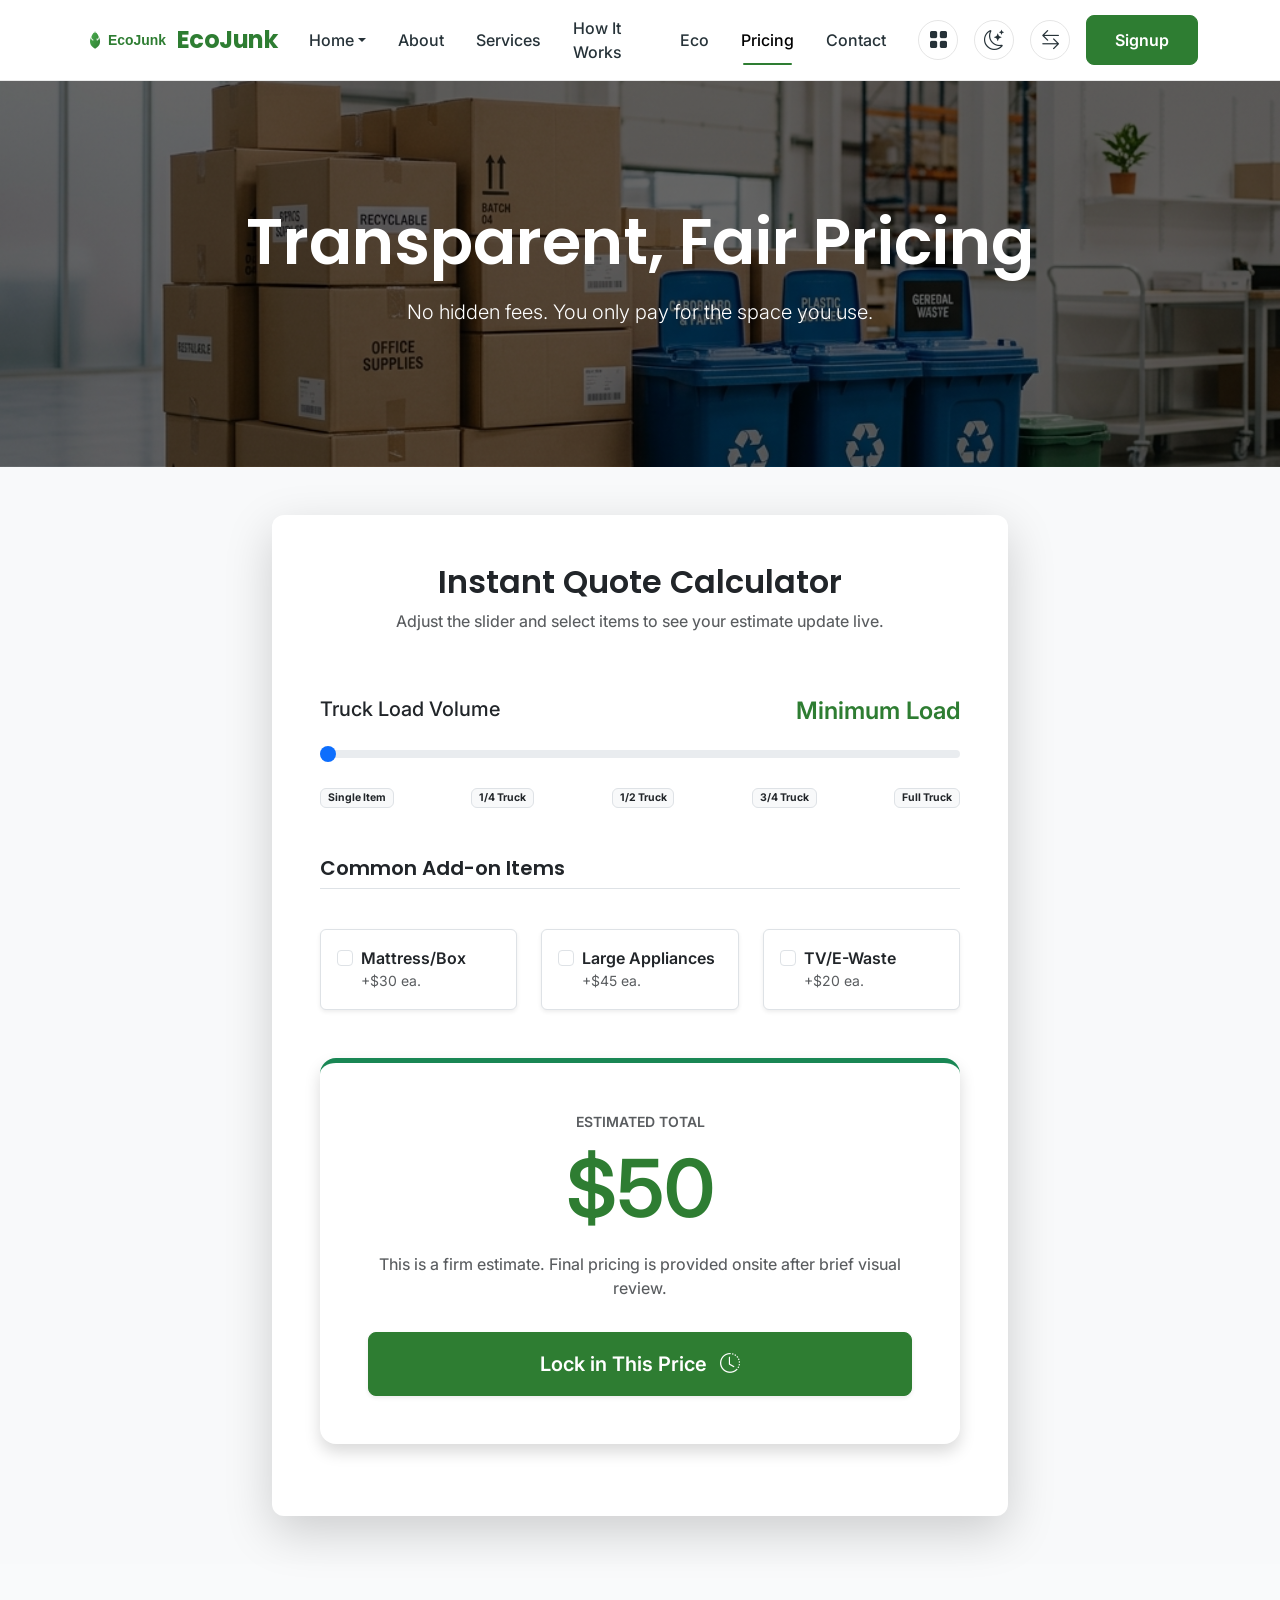
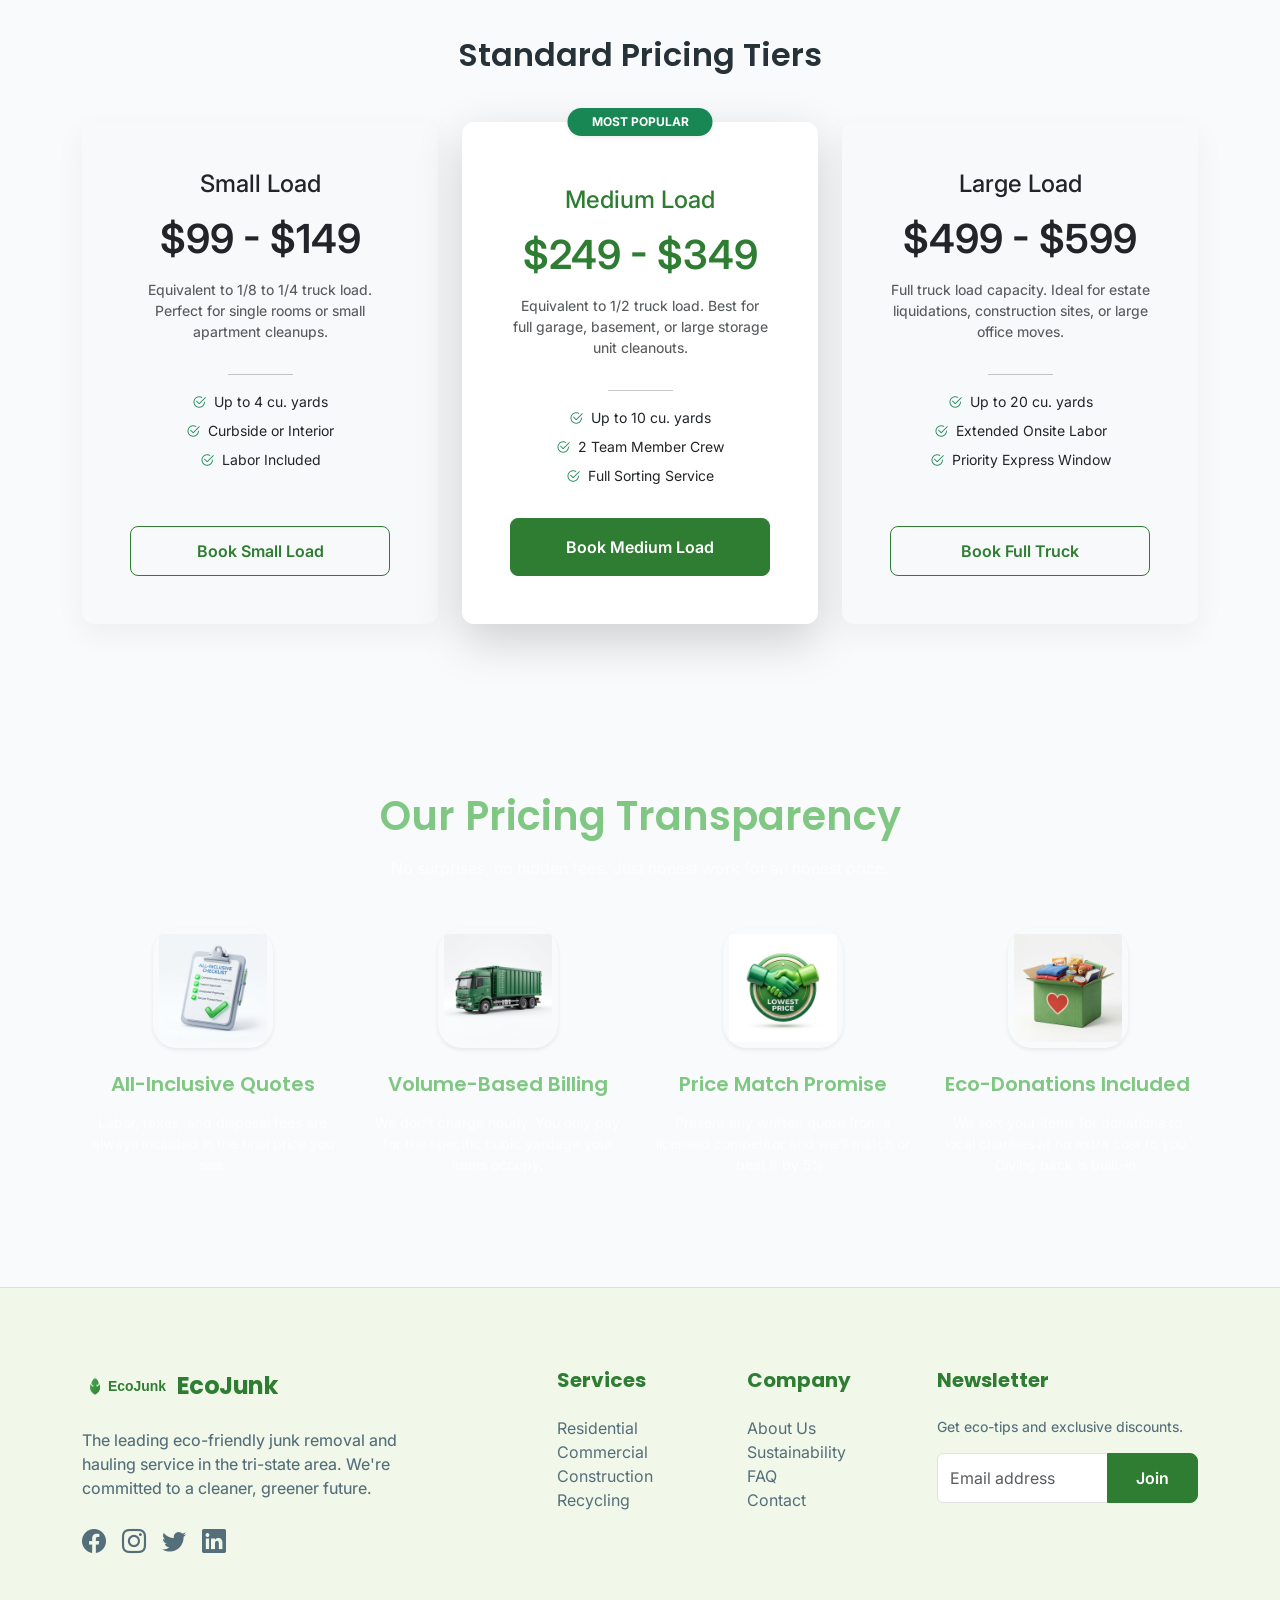
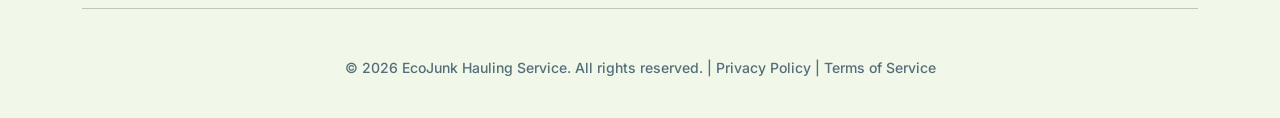
<file: pricing.html>
<!DOCTYPE html>
<html lang="en">

<head>
    <meta charset="UTF-8">
    <meta name="viewport" content="width=device-width, initial-scale=1.0">
    <title>Pricing & Instant Quote | EcoJunk Hauling</title>
    <!-- Bootstrap 5 CSS -->
    <link href="https://cdn.jsdelivr.net/npm/bootstrap@5.3.0/dist/css/bootstrap.min.css" rel="stylesheet">
    <link rel="stylesheet" href="https://cdn.jsdelivr.net/npm/bootstrap-icons@1.10.0/font/bootstrap-icons.css">
    <link rel="stylesheet" href="css/style.css">
    <link rel="icon" type="image/svg+xml" href="favicon.svg">
</head>

<body>

    <!-- Fixed Header -->
    <nav class="navbar navbar-expand-xl fixed-top">
        <div class="container">
            <a class="navbar-brand d-flex align-items-center" href="index.html">
                <img src="assets/logo.svg" alt="EcoJunk" class="site-logo">
                <span class="ms-2 brand-text">EcoJunk</span>
            </a>
            <button class="navbar-toggler collapsed" type="button" data-bs-toggle="collapse" data-bs-target="#navbarNav"
                aria-controls="navbarNav" aria-expanded="false" aria-label="Toggle navigation">
                <span class="navbar-toggler-icon"></span>
            </button>
            <div class="collapse navbar-collapse" id="navbarNav">
                <ul class="navbar-nav ms-auto align-items-center">
                    <li class="nav-item d-none d-xl-block dropdown">
                        <a class="nav-link dropdown-toggle" href="#" role="button" data-bs-toggle="dropdown">Home</a>
                        <ul class="dropdown-menu border-0 shadow-sm">
                            <li><a class="dropdown-item" href="index.html">Home 1</a></li>
                            <li><a class="dropdown-item" href="home2.html">Home 2</a></li>
                        </ul>
                    </li>
                    <li class="nav-item d-xl-none"><a class="nav-link" href="index.html">Home 1</a></li>
                    <li class="nav-item d-xl-none"><a class="nav-link" href="home2.html">Home 2</a></li>
                    <li class="nav-item"><a class="nav-link" href="about.html">About</a></li>
                    <li class="nav-item">
                        <a class="nav-link" href="services.html">Services</a>

                    </li>

                    <li class="nav-item"><a class="nav-link" href="how-it-works.html">How It Works</a></li>
                    <li class="nav-item"><a class="nav-link" href="eco-commitment.html">Eco</a></li>
                    <li class="nav-item"><a class="nav-link" href="pricing.html">Pricing</a></li>
                    <li class="nav-item"><a class="nav-link" href="contact.html">Contact</a></li>
                    <li class="nav-item"><a class="nav-icon-link ms-lg-3" href="dashboard.html" id="dashboard-link"
                            title="Customer Dashboard"><i class="bi bi-grid-fill"></i></a></li>
                    <li class="nav-item"><a class="nav-icon-link ms-lg-3" href="#" id="theme-toggle"
                            title="Toggle Theme"><i class="bi bi-moon-stars"></i></a></li>
                    <li class="nav-item"><a class="nav-icon-link ms-lg-3" href="#" id="rtl-toggle"
                            title="Toggle RTL Support"><i class="bi bi-arrow-left-right"></i></a></li>
                    <li class="nav-item"><a class="btn btn-success ms-lg-3" href="signup.html">Signup</a></li>
                </ul>
            </div>
        </div>
    </nav>

    <!-- Pricing Hero -->
    <header class="hero-pricing text-center">
        <div class="container py-4">
            <h1 class="display-3 fw-bold mb-3">Transparent, Fair Pricing</h1>
            <p class="lead">No hidden fees. You only pay for the space you use.</p>
        </div>
    </header>

    <!-- Interactive Calculator Section -->
    <section class="py-5 bg-light transition-all">
        <div class="container">
            <div class="row justify-content-center">
                <div class="col-lg-8">
                    <div class="quote-widget card border-0 shadow-lg p-5 bg-white-res" id="quote-form">
                        <div class="text-center mb-5">
                            <h2 class="fw-bold">Instant Quote Calculator</h2>
                            <p class="text-muted">Adjust the slider and select items to see your estimate update live.
                            </p>
                        </div>

                        <div class="mb-5">
                            <label class="form-label d-flex justify-content-between h5 mb-3">
                                <span>Truck Load Volume</span>
                                <span class="fw-bold text-primary-green fs-4" id="volume-display">Minimum Load</span>
                            </label>
                            <input type="range" class="form-range custom-slider" min="0" max="4" step="1"
                                id="volume-slider" value="0">
                            <div
                                class="d-flex flex-wrap justify-content-center justify-content-between text-muted small mt-3 gap-2">
                                <span class="badge bg-light text-dark border">Single Item</span>
                                <span class="badge bg-light text-dark border">1/4 Truck</span>
                                <span class="badge bg-light text-dark border">1/2 Truck</span>
                                <span class="badge bg-light text-dark border">3/4 Truck</span>
                                <span class="badge bg-light text-dark border">Full Truck</span>
                            </div>
                        </div>

                        <div class="row g-4 mb-5">
                            <div class="col-md-12">
                                <h5 class="mb-3 border-bottom pb-2">Common Add-on Items</h5>
                            </div>
                            <div class="col-xl-4">
                                <div class="p-3 border rounded bg-white shadow-sm transition-hover">
                                    <div class="form-check">
                                        <input class="form-check-input item-checkbox" type="checkbox" data-price="30">
                                        <label class="form-check-label fw-bold">Mattress/Box</label>
                                        <div class="small text-muted">+$30 ea.</div>
                                    </div>
                                </div>
                            </div>
                            <div class="col-xl-4">
                                <div class="p-3 border rounded bg-white shadow-sm transition-hover">
                                    <div class="form-check">
                                        <input class="form-check-input item-checkbox" type="checkbox" data-price="45">
                                        <label class="form-check-label fw-bold">Large Appliances</label>
                                        <div class="small text-muted">+$45 ea.</div>
                                    </div>
                                </div>
                            </div>
                            <div class="col-xl-4">
                                <div class="p-3 border rounded bg-white shadow-sm transition-hover">
                                    <div class="form-check">
                                        <input class="form-check-input item-checkbox" type="checkbox" data-price="20">
                                        <label class="form-check-label fw-bold">TV/E-Waste</label>
                                        <div class="small text-muted">+$20 ea.</div>
                                    </div>
                                </div>
                            </div>
                        </div>

                        <div
                            class="text-center bg-white-res p-5 rounded-4 shadow mb-4 border-top border-5 border-success position-relative overflow-hidden">
                            <div class="small text-uppercase fw-bold text-muted mb-2">Estimated Total</div>
                            <div class="display-1 fw-bold text-primary-green" id="instant-price">$50</div>
                            <p class="text-muted mt-3">This is a firm estimate. Final pricing is provided onsite after
                                brief visual review.</p>
                            <a href="book-pickup.html" class="btn btn-success btn-lg w-100 py-3 mt-3 shadow-sm">Lock in
                                This Price <i class="bi bi-clock-history ms-2"></i></a>
                        </div>
                    </div>
                </div>
            </div>
        </div>
    </section>

    <!-- Pricing Tables -->
    <section class="py-5">
        <div class="container py-4">
            <h2 class="text-center mb-5 fw-bold">Standard Pricing Tiers</h2>
            <div class="row g-4">
                <div class="col-xl-4">
                    <div class="card h-100 text-center border-0 bg-light p-4 p-md-5 transition-hover">
                        <div class="h4 mb-3">Small Load</div>
                        <div class="display-6 fw-bold mb-3">$99 - $149</div>
                        <p class="text-muted small">Equivalent to 1/8 to 1/4 truck load. Perfect for single rooms or
                            small apartment cleanups.</p>
                        <hr class="w-25 mx-auto">
                        <ul class="list-unstyled mb-4 small">
                            <li class="mb-2"><i class="bi bi-check2-circle text-success me-2"></i>Up to 4 cu. yards</li>
                            <li class="mb-2"><i class="bi bi-check2-circle text-success me-2"></i>Curbside or Interior
                            </li>
                            <li class="mb-2"><i class="bi bi-check2-circle text-success me-2"></i>Labor Included</li>
                        </ul>
                        <a href="book-pickup.html" class="btn btn-outline-success mt-auto">Book Small Load</a>
                    </div>
                </div>
                <div class="col-xl-4">
                    <div
                        class="card h-100 text-center border-primary-green border-2 bg-white-res p-4 p-md-5 shadow-lg scale-up position-relative">
                        <span
                            class="badge bg-success position-absolute top-0 start-50 translate-middle px-4 py-2 rounded-pill shadow-sm">MOST
                            POPULAR</span>
                        <div class="h4 mb-3 mt-3 text-primary-green">Medium Load</div>
                        <div class="display-6 fw-bold text-primary-green mb-3">$249 - $349</div>
                        <p class="text-muted small">Equivalent to 1/2 truck load. Best for full garage, basement, or
                            large storage unit cleanouts.</p>
                        <hr class="w-25 mx-auto">
                        <ul class="list-unstyled mb-4 small">
                            <li class="mb-2"><i class="bi bi-check2-circle text-success me-2"></i>Up to 10 cu. yards
                            </li>
                            <li class="mb-2"><i class="bi bi-check2-circle text-success me-2"></i>2 Team Member Crew
                            </li>
                            <li class="mb-2"><i class="bi bi-check2-circle text-success me-2"></i>Full Sorting Service
                            </li>
                        </ul>
                        <a href="book-pickup.html" class="btn btn-success mt-auto py-3">Book Medium Load</a>
                    </div>
                </div>
                <div class="col-xl-4">
                    <div class="card h-100 text-center border-0 bg-light p-4 p-md-5 transition-hover">
                        <div class="h4 mb-3">Large Load</div>
                        <div class="display-6 fw-bold mb-3">$499 - $599</div>
                        <p class="text-muted small">Full truck load capacity. Ideal for estate liquidations,
                            construction sites, or large office moves.</p>
                        <hr class="w-25 mx-auto">
                        <ul class="list-unstyled mb-4 small">
                            <li class="mb-2"><i class="bi bi-check2-circle text-success me-2"></i>Up to 20 cu. yards
                            </li>
                            <li class="mb-2"><i class="bi bi-check2-circle text-success me-2"></i>Extended Onsite Labor
                            </li>
                            <li class="mb-2"><i class="bi bi-check2-circle text-success me-2"></i>Priority Express
                                Window</li>
                        </ul>
                        <a href="book-pickup.html" class="btn btn-outline-success mt-auto">Book Full Truck</a>
                    </div>
                </div>
            </div>
        </div>
    </section>

    <!-- Transparency Section -->
    <section class="py-5 transparency-section-bg">
        <div class="container py-5">
            <div class="text-center mb-5">
                <h2 class="display-6 fw-bold mb-3">Our Pricing Transparency</h2>
                <p class="opacity-75">No surprises, no hidden fees. Just honest work for an honest price.</p>
            </div>
            <div class="row g-4 text-center">
                <div class="col-md-3">
                    <div class="transparency-icon-wrapper shadow-sm">
                        <img src="assets/transparency_inclusive.png" alt="All-Inclusive Quotes">
                    </div>
                    <h5 class="mb-3">All-Inclusive Quotes</h5>
                    <p class="small opacity-75">Labor, taxes, and disposal fees are always included in the final price
                        you see.</p>
                </div>
                <div class="col-md-3">
                    <div class="transparency-icon-wrapper shadow-sm">
                        <img src="assets/transparency_volume.png" alt="Volume-Based Billing">
                    </div>
                    <h5 class="mb-3">Volume-Based Billing</h5>
                    <p class="small opacity-75">We don't charge hourly. You only pay for the specific cubic yardage your
                        items occupy.</p>
                </div>
                <div class="col-md-3">
                    <div class="transparency-icon-wrapper shadow-sm">
                        <img src="assets/transparency_match.png" alt="Price Match Promise">
                    </div>
                    <h5 class="mb-3">Price Match Promise</h5>
                    <p class="small opacity-75">Present any written quote from a licensed competitor and we'll match or
                        beat it by 5%.</p>
                </div>
                <div class="col-md-3">
                    <div class="transparency-icon-wrapper shadow-sm">
                        <img src="assets/transparency_donations.png" alt="Eco-Donations Included">
                    </div>
                    <h5 class="mb-3">Eco-Donations Included</h5>
                    <p class="small opacity-75">We sort your items for donations to local charities at no extra cost to
                        you. Giving back is built-in.</p>
                </div>
            </div>
        </div>
    </section>

    <!-- Footer -->
    <footer>
        <div class="container">
            <div class="row g-4">
                <div class="col-lg-4">
                    <a href="index.html" class="d-flex align-items-center mb-4 text-decoration-none">
                        <img src="assets/logo.svg" alt="EcoJunk Logo" class="site-logo">
                        <span class="ms-2 brand-text">EcoJunk</span>
                    </a>
                    <p>The leading eco-friendly junk removal and hauling service in the tri-state area. We're committed
                        to a cleaner, greener future.</p>
                    <div class="d-flex gap-3 fs-4 mt-4">
                        <a href="#"><i class="bi bi-facebook"></i></a>
                        <a href="#"><i class="bi bi-instagram"></i></a>
                        <a href="#"><i class="bi bi-twitter"></i></a>
                        <a href="#"><i class="bi bi-linkedin"></i></a>
                    </div>
                </div>
                <div class="col-lg-2 offset-lg-1">
                    <h5 class="mb-4">Services</h5>
                    <ul class="list-unstyled">
                        <li><a href="services.html#residential">Residential</a></li>
                        <li><a href="services.html#commercial">Commercial</a></li>
                        <li><a href="services.html#construction">Construction</a></li>
                        <li><a href="services.html#recycling">Recycling</a></li>
                    </ul>
                </div>
                <div class="col-lg-2">
                    <h5 class="mb-4">Company</h5>
                    <ul class="list-unstyled">
                        <li><a href="about.html">About Us</a></li>
                        <li><a href="eco-commitment.html">Sustainability</a></li>
                        <li><a href="faq.html">FAQ</a></li>
                        <li><a href="contact.html">Contact</a></li>
                    </ul>
                </div>
                <div class="col-lg-3">
                    <h5 class="mb-4">Newsletter</h5>
                    <p class="small">Get eco-tips and exclusive discounts.</p>
                    <div class="input-group">
                        <input type="email" class="form-control" placeholder="Email address">
                        <button class="btn btn-success" type="button">Join</button>
                    </div>
                </div>
            </div>
            <hr class="my-5 opacity-10">
            <div class="text-center small copyright-text">
                &copy; 2026 EcoJunk Hauling Service. All rights reserved. | <a href="#">Privacy Policy</a> | <a
                    href="#">Terms of Service</a>
            </div>
        </div>
    </footer><button id="scroll-to-top" class="btn btn-success rounded-circle shadow-lg"><i
            class="bi bi-arrow-up"></i></button>

    <!-- Scripts -->
    <script src="https://cdn.jsdelivr.net/npm/bootstrap@5.3.0/dist/js/bootstrap.bundle.min.js"></script>
    <script src="js/main.js"></script>
</body>

</html>
</file>
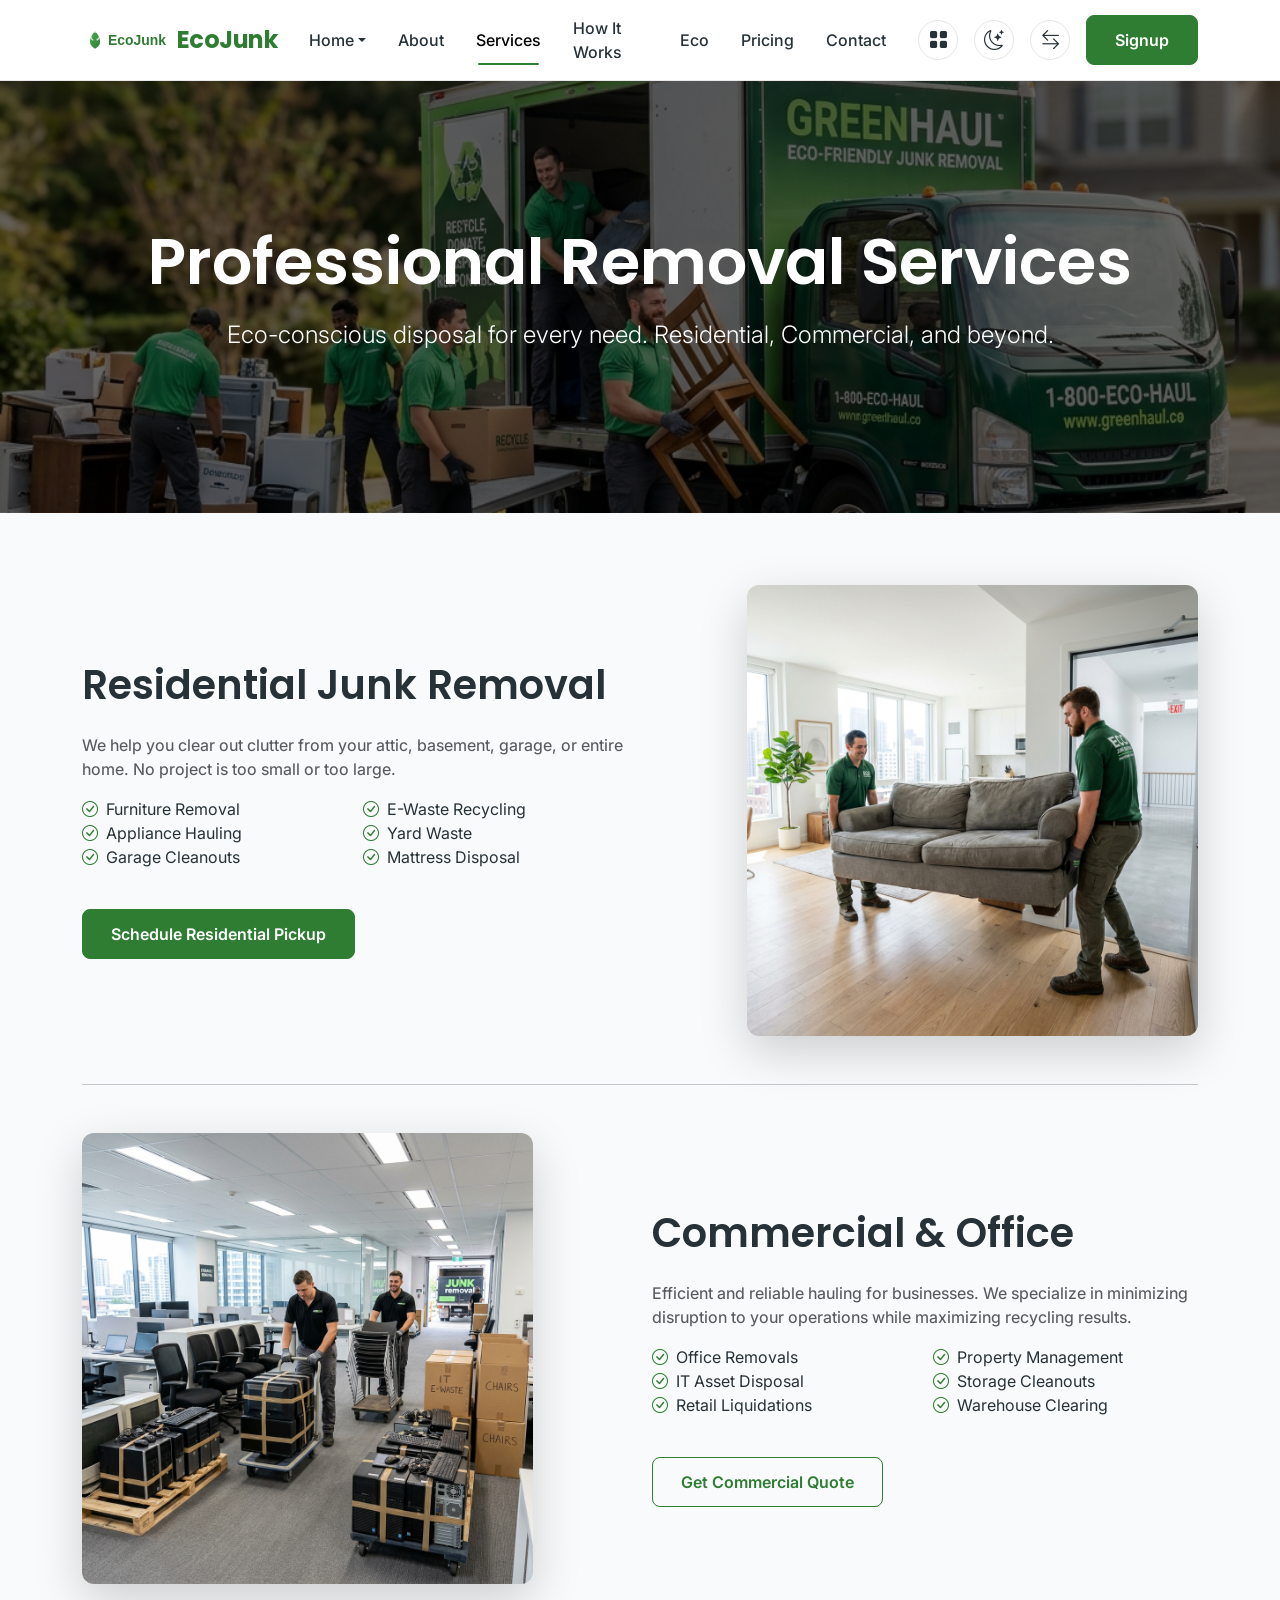
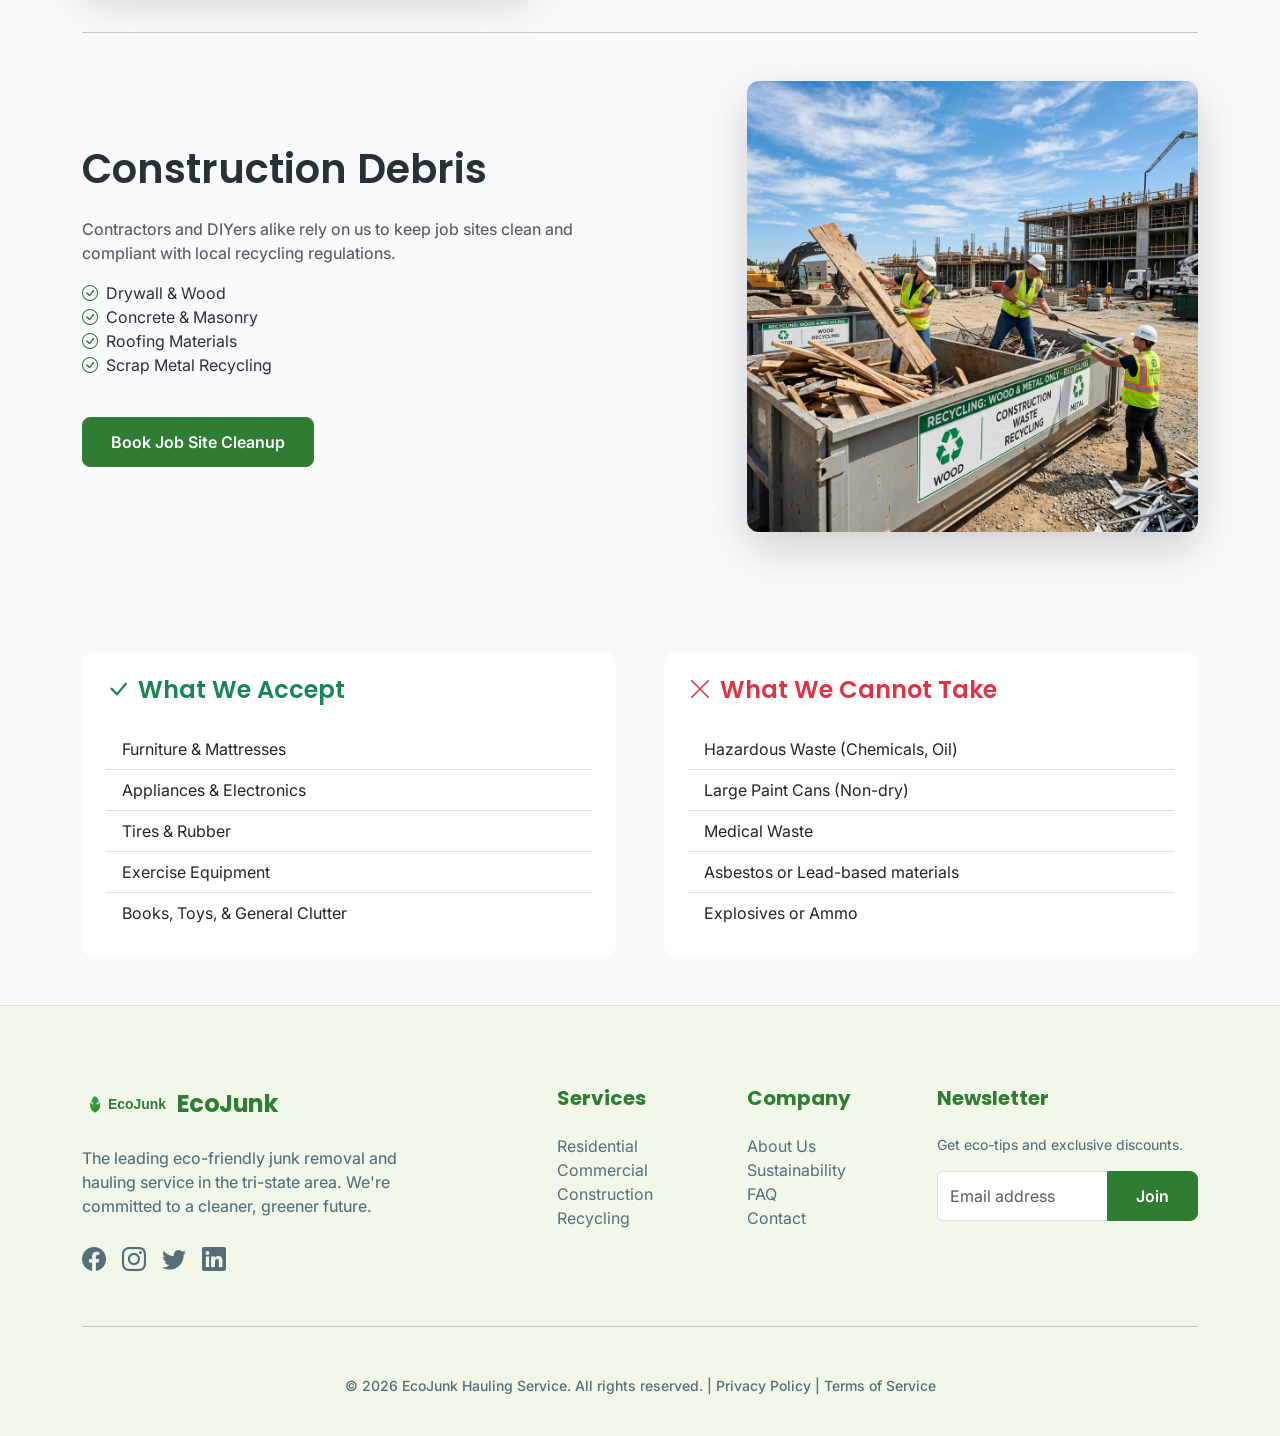
<file: services.html>
<!DOCTYPE html>
<html lang="en">

<head>
    <meta charset="UTF-8">
    <meta name="viewport" content="width=device-width, initial-scale=1.0">
    <title>Our Services | EcoJunk Hauling</title>
    <!-- Bootstrap 5 CSS -->
    <link href="https://cdn.jsdelivr.net/npm/bootstrap@5.3.0/dist/css/bootstrap.min.css" rel="stylesheet">
    <link rel="stylesheet" href="https://cdn.jsdelivr.net/npm/bootstrap-icons@1.10.0/font/bootstrap-icons.css">
    <link rel="stylesheet" href="css/style.css">
    <link rel="icon" type="image/svg+xml" href="favicon.svg">
</head>

<body>

    <!-- Fixed Header -->
    <nav class="navbar navbar-expand-xl fixed-top">
        <div class="container">
            <a class="navbar-brand d-flex align-items-center" href="index.html">
                <img src="assets/logo.svg" alt="EcoJunk" class="site-logo">
                <span class="ms-2 brand-text">EcoJunk</span>
            </a>
            <button class="navbar-toggler collapsed" type="button" data-bs-toggle="collapse" data-bs-target="#navbarNav"
                aria-controls="navbarNav" aria-expanded="false" aria-label="Toggle navigation">
                <span class="navbar-toggler-icon"></span>
            </button>
            <div class="collapse navbar-collapse" id="navbarNav">
                <ul class="navbar-nav ms-auto align-items-center">
                    <li class="nav-item d-none d-xl-block dropdown">
                        <a class="nav-link dropdown-toggle" href="#" role="button" data-bs-toggle="dropdown">Home</a>
                        <ul class="dropdown-menu border-0 shadow-sm">
                            <li><a class="dropdown-item" href="index.html">Home 1</a></li>
                            <li><a class="dropdown-item" href="home2.html">Home 2</a></li>
                        </ul>
                    </li>
                    <li class="nav-item d-xl-none"><a class="nav-link" href="index.html">Home 1</a></li>
                    <li class="nav-item d-xl-none"><a class="nav-link" href="home2.html">Home 2</a></li>
                    <li class="nav-item"><a class="nav-link" href="about.html">About</a></li>
                    <li class="nav-item">
                        <a class="nav-link" href="services.html">Services</a>

                    </li>

                    <li class="nav-item"><a class="nav-link" href="how-it-works.html">How It Works</a></li>
                    <li class="nav-item"><a class="nav-link" href="eco-commitment.html">Eco</a></li>
                    <li class="nav-item"><a class="nav-link" href="pricing.html">Pricing</a></li>
                    <li class="nav-item"><a class="nav-link" href="contact.html">Contact</a></li>
                    <li class="nav-item"><a class="nav-icon-link ms-lg-3" href="dashboard.html" id="dashboard-link"
                            title="Customer Dashboard"><i class="bi bi-grid-fill"></i></a></li>
                    <li class="nav-item"><a class="nav-icon-link ms-lg-3" href="#" id="theme-toggle"
                            title="Toggle Theme"><i class="bi bi-moon-stars"></i></a></li>
                    <li class="nav-item"><a class="nav-icon-link ms-lg-3" href="#" id="rtl-toggle"
                            title="Toggle RTL Support"><i class="bi bi-arrow-left-right"></i></a></li>
                    <li class="nav-item"><a class="btn btn-success ms-lg-3" href="signup.html">Signup</a></li>
                </ul>
            </div>
        </div>
    </nav>

    <!-- Services Hero -->
    <header class="hero-services text-center">
        <div class="container py-4">
            <h1 class="display-3 fw-bold mb-3 text-white">Professional Removal Services</h1>
            <p class="lead text-white opacity-90 fs-4">Eco-conscious disposal for every need. Residential, Commercial,
                and beyond.</p>
        </div>
    </header>

    <!-- Detailed Services -->
    <section class="py-5" id="residential">
        <div class="container py-4">
            <div class="row align-items-center mb-5">
                <div class="col-lg-6 services-section-content">
                    <h2 class="display-6 fw-bold mb-4">Residential Junk Removal</h2>
                    <p class="text-muted">We help you clear out clutter from your attic, basement, garage, or entire
                        home. No project is too small or too large.</p>
                    <div class="row g-3">
                        <div class="col-12 col-sm-6">
                            <ul class="list-unstyled">
                                <li><i class="bi bi-check-circle text-primary-green me-2"></i>Furniture Removal</li>
                                <li><i class="bi bi-check-circle text-primary-green me-2"></i>Appliance Hauling</li>
                                <li><i class="bi bi-check-circle text-primary-green me-2"></i>Garage Cleanouts</li>
                            </ul>
                        </div>
                        <div class="col-12 col-sm-6">
                            <ul class="list-unstyled">
                                <li><i class="bi bi-check-circle text-primary-green me-2"></i>E-Waste Recycling</li>
                                <li><i class="bi bi-check-circle text-primary-green me-2"></i>Yard Waste</li>
                                <li><i class="bi bi-check-circle text-primary-green me-2"></i>Mattress Disposal</li>
                            </ul>
                        </div>
                    </div>
                    <a href="book-pickup.html" class="btn btn-success mt-4 service-btn-mobile">Schedule Residential
                        Pickup</a>
                </div>
                <div class="col-lg-5 offset-lg-1">
                    <img src="assets/service_residential.png" alt="Residential Service"
                        class="img-fluid rounded-lg shadow-lg w-100">
                </div>
            </div>

            <hr class="my-5">

            <div class="row align-items-center mb-5 flex-lg-row-reverse" id="commercial">
                <div class="col-lg-6 offset-lg-1 services-section-content">
                    <h2 class="display-6 fw-bold mb-4">Commercial & Office</h2>
                    <p class="text-muted">Efficient and reliable hauling for businesses. We specialize in minimizing
                        disruption to your operations while maximizing recycling results.</p>
                    <div class="row g-3">
                        <div class="col-12 col-sm-6">
                            <ul class="list-unstyled">
                                <li><i class="bi bi-check-circle text-primary-green me-2"></i>Office Removals</li>
                                <li><i class="bi bi-check-circle text-primary-green me-2"></i>IT Asset Disposal</li>
                                <li><i class="bi bi-check-circle text-primary-green me-2"></i>Retail Liquidations</li>
                            </ul>
                        </div>
                        <div class="col-12 col-sm-6">
                            <ul class="list-unstyled">
                                <li><i class="bi bi-check-circle text-primary-green me-2"></i>Property Management</li>
                                <li><i class="bi bi-check-circle text-primary-green me-2"></i>Storage Cleanouts</li>
                                <li><i class="bi bi-check-circle text-primary-green me-2"></i>Warehouse Clearing</li>
                            </ul>
                        </div>
                    </div>
                    <a href="contact.html" class="btn btn-outline-success mt-4 service-btn-mobile">Get Commercial
                        Quote</a>
                </div>
                <div class="col-lg-5">
                    <img src="assets/service_commercial.png" alt="Commercial Service"
                        class="img-fluid rounded-lg shadow-lg w-100">
                </div>
            </div>

            <hr class="my-5">

            <div class="row align-items-center" id="construction">
                <div class="col-lg-6 services-section-content">
                    <h2 class="display-6 fw-bold mb-4">Construction Debris</h2>
                    <p class="text-muted">Contractors and DIYers alike rely on us to keep job sites clean and compliant
                        with local recycling regulations.</p>
                    <ul class="list-unstyled">
                        <li><i class="bi bi-check-circle text-primary-green me-2"></i>Drywall & Wood</li>
                        <li><i class="bi bi-check-circle text-primary-green me-2"></i>Concrete & Masonry</li>
                        <li><i class="bi bi-check-circle text-primary-green me-2"></i>Roofing Materials</li>
                        <li><i class="bi bi-check-circle text-primary-green me-2"></i>Scrap Metal Recycling</li>
                    </ul>
                    <a href="book-pickup.html" class="btn btn-success mt-4 service-btn-mobile">Book Job Site Cleanup</a>
                </div>
                <div class="col-lg-5 offset-lg-1">
                    <img src="assets/service_construction.png" alt="Construction Service"
                        class="img-fluid rounded-lg shadow-lg w-100">
                </div>
            </div>
        </div>
    </section>

    <!-- Accepted vs Not Accepted -->
    <section class="bg-light py-5">
        <div class="container">
            <div class="row g-4 g-lg-5">
                <div class="col-md-6">
                    <div class="p-4 bg-white rounded-lg h-100 accepted-card">
                        <h4 class="text-success mb-4"><i class="bi bi-check-lg pe-2"></i>What We Accept</h4>
                        <ul class="list-group list-group-flush">
                            <li class="list-group-item">Furniture & Mattresses</li>
                            <li class="list-group-item">Appliances & Electronics</li>
                            <li class="list-group-item">Tires & Rubber</li>
                            <li class="list-group-item">Exercise Equipment</li>
                            <li class="list-group-item">Books, Toys, & General Clutter</li>
                        </ul>
                    </div>
                </div>
                <div class="col-md-6">
                    <div class="p-4 bg-white rounded-lg h-100 not-accepted-card">
                        <h4 class="text-danger mb-4"><i class="bi bi-x-lg pe-2"></i>What We Cannot Take</h4>
                        <ul class="list-group list-group-flush">
                            <li class="list-group-item">Hazardous Waste (Chemicals, Oil)</li>
                            <li class="list-group-item">Large Paint Cans (Non-dry)</li>
                            <li class="list-group-item">Medical Waste</li>
                            <li class="list-group-item">Asbestos or Lead-based materials</li>
                            <li class="list-group-item">Explosives or Ammo</li>
                        </ul>
                    </div>
                </div>
            </div>
        </div>
    </section>

    <!-- Footer -->
    <footer>
        <div class="container">
            <div class="row g-4">
                <div class="col-lg-4">
                    <a href="index.html" class="d-flex align-items-center mb-4 text-decoration-none">
                        <img src="assets/logo.svg" alt="EcoJunk Logo" class="site-logo">
                        <span class="ms-2 brand-text">EcoJunk</span>
                    </a>
                    <p>The leading eco-friendly junk removal and hauling service in the tri-state area. We're committed
                        to a cleaner, greener future.</p>
                    <div class="d-flex gap-3 fs-4 mt-4">
                        <a href="#"><i class="bi bi-facebook"></i></a>
                        <a href="#"><i class="bi bi-instagram"></i></a>
                        <a href="#"><i class="bi bi-twitter"></i></a>
                        <a href="#"><i class="bi bi-linkedin"></i></a>
                    </div>
                </div>
                <div class="col-lg-2 offset-lg-1">
                    <h5 class="mb-4">Services</h5>
                    <ul class="list-unstyled">
                        <li><a href="#">Residential</a></li>
                        <li><a href="#">Commercial</a></li>
                        <li><a href="#">Construction</a></li>
                        <li><a href="#">Recycling</a></li>
                    </ul>
                </div>
                <div class="col-lg-2">
                    <h5 class="mb-4">Company</h5>
                    <ul class="list-unstyled">
                        <li><a href="about.html">About Us</a></li>
                        <li><a href="eco-commitment.html">Sustainability</a></li>
                        <li><a href="faq.html">FAQ</a></li>
                        <li><a href="contact.html">Contact</a></li>
                    </ul>
                </div>
                <div class="col-lg-3">
                    <h5 class="mb-4">Newsletter</h5>
                    <p class="small">Get eco-tips and exclusive discounts.</p>
                    <div class="input-group">
                        <input type="email" class="form-control" placeholder="Email address">
                        <button class="btn btn-success" type="button">Join</button>
                    </div>
                </div>
            </div>
            <hr class="my-5 opacity-10">
            <div class="text-center small copyright-text">
                &copy; 2026 EcoJunk Hauling Service. All rights reserved. | <a href="#">Privacy Policy</a> | <a
                    href="#">Terms of Service</a>
            </div>
        </div>
    </footer><button id="scroll-to-top" class="btn btn-success rounded-circle shadow-lg"><i
            class="bi bi-arrow-up"></i></button>

    <!-- Scripts -->
    <script src="https://cdn.jsdelivr.net/npm/bootstrap@5.3.0/dist/js/bootstrap.bundle.min.js"></script>
    <script src="js/main.js"></script>
</body>

</html>
</file>
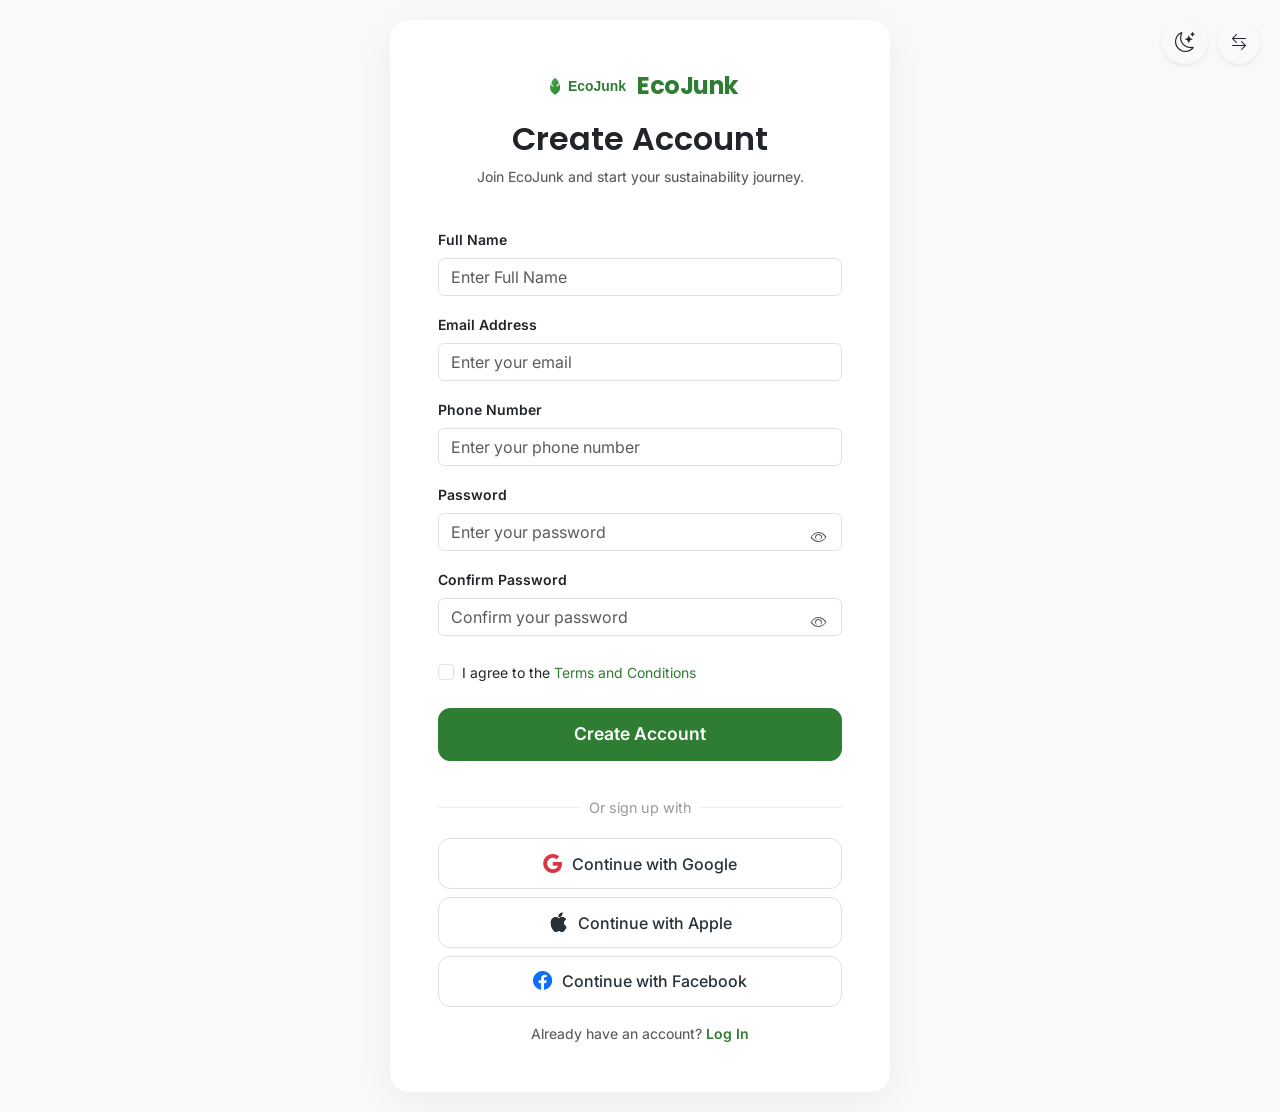
<file: signup.html>
<!DOCTYPE html>
<html lang="en">

<head>
    <meta charset="UTF-8">
    <meta name="viewport" content="width=device-width, initial-scale=1.0">
    <title>Sign Up | EcoJunk Hauling</title>
    <!-- Bootstrap 5 CSS -->
    <link href="https://cdn.jsdelivr.net/npm/bootstrap@5.3.0/dist/css/bootstrap.min.css" rel="stylesheet">
    <link rel="stylesheet" href="https://cdn.jsdelivr.net/npm/bootstrap-icons@1.10.0/font/bootstrap-icons.css">
    <link rel="stylesheet" href="css/style.css">
    <link rel="icon" type="image/svg+xml" href="assets/logo.svg">
    <style>
        body {
            background: #F9FAFB;
            display: flex;
            align-items: center;
            justify-content: center;
            min-height: 100vh;
            margin: 0;
            padding: 20px;
        }

        .auth-card {
            max-width: 500px;
            width: 100%;
            border: none;
            border-radius: 20px;
            box-shadow: 0 10px 40px rgba(0, 0, 0, 0.05);
        }

        .btn-auth {
            width: 100%;
            padding: 12px;
            font-weight: 600;
            font-size: 1.1rem;
            border-radius: 12px;
        }

        .password-toggle {
            cursor: pointer;
            position: absolute;
            right: 15px;
            top: 12px;
            z-index: 10;
        }

        .auth-toggles {
            position: fixed;
            top: 20px;
            right: 20px;
            z-index: 1100;
            display: flex;
            gap: 10px;
        }

        @media (max-width: 576px) {
            .auth-toggles {
                position: relative;
                top: 0;
                right: 0;
                width: 100%;
                justify-content: flex-end;
                padding-bottom: 10px;
            }

            body {
                padding-top: 40px;
            }
        }

        body.dark-mode .auth-toggles .btn-white {
            background: var(--card-dark);
            color: white;
            border-color: rgba(255, 255, 255, 0.1);
        }

        .social-btn {
            border: 1px solid #e0e0e0;
            border-radius: 12px;
            padding: 10px;
            font-weight: 500;
            transition: var(--transition);
            display: flex;
            align-items: center;
            justify-content: center;
            gap: 10px;
            color: var(--secondary-grey);
            text-decoration: none;
            width: 100%;
        }

        .social-btn:hover {
            background: #f8f9fa;
            border-color: var(--primary-green);
            color: var(--primary-green);
        }

        .divider {
            display: flex;
            align-items: center;
            text-align: center;
            margin: 20px 0;
            color: #999;
            font-size: 0.9rem;
        }

        .divider::before,
        .divider::after {
            content: '';
            flex: 1;
            border-bottom: 1px solid #eee;
        }

        .divider:not(:empty)::before {
            margin-right: .5em;
        }

        .divider:not(:empty)::after {
            margin-left: .5em;
        }
    </style>
</head>

<body class="bg-light">
    <div class="container d-flex flex-column align-items-center justify-content-center">
        <!-- Floating Toggles moved outside -->
        <!-- Floating Toggles moved to extreme right corner -->
        <div class="auth-toggles">
            <button class="btn btn-white shadow-sm rounded-circle" id="theme-toggle" title="Toggle Theme"><i
                    class="bi bi-moon-stars"></i></button>
            <button class="btn btn-white shadow-sm rounded-circle" id="rtl-toggle" title="Toggle RTL Support"><i class="bi bi-arrow-left-right"></i></button>
        </div>

        <div class="card auth-card p-4 p-md-5 bg-white">
            <div class="text-center mb-4">
                <a href="index.html" class="d-flex align-items-center justify-content-center mb-3 text-decoration-none">
                    <img src="assets/logo.svg" alt="EcoJunk" class="site-logo">
                    <span class="ms-2 brand-text">EcoJunk</span>
                </a>
                <h2 class="fw-bold">Create Account</h2>
                <p class="text-muted small">Join EcoJunk and start your sustainability journey.</p>
            </div>

            <form action="dashboard.html" class="needs-validation" novalidate id="signupForm">
                <div class="row g-3">
                    <div class="col-12">
                        <label class="form-label small fw-bold">Full Name</label>
                        <input type="text" class="form-control" placeholder="Enter Full Name" required>
                        <div class="invalid-feedback">Full name is required.</div>
                    </div>
                    <div class="col-12">
                        <label class="form-label small fw-bold">Email Address</label>
                        <input type="email" class="form-control" placeholder="Enter your email" required>
                        <div class="invalid-feedback">Please enter a valid email.</div>
                    </div>
                    <div class="col-12">
                        <label class="form-label small fw-bold">Phone Number</label>
                        <input type="tel" class="form-control" placeholder="Enter your phone number" required>
                        <div class="invalid-feedback">Phone number is required.</div>
                    </div>
                    <div class="col-12">
                        <label class="form-label small fw-bold">Password</label>
                        <div class="position-relative">
                            <input type="password" class="form-control password-field" placeholder="Enter your password"
                                required minlength="6">
                            <i class="bi bi-eye password-toggle text-muted toggle-password"></i>
                            <div class="invalid-feedback">Password must be at least 6 characters.</div>
                        </div>
                    </div>
                    <div class="col-12">
                        <label class="form-label small fw-bold">Confirm Password</label>
                        <div class="position-relative">
                            <input type="password" class="form-control password-field"
                                placeholder="Confirm your password" required minlength="6">
                            <i class="bi bi-eye password-toggle text-muted toggle-password"></i>
                            <div class="invalid-feedback">Please confirm your password.</div>
                        </div>
                    </div>
                </div>

                <div class="form-check mt-4 mb-4">
                    <input class="form-check-input" type="checkbox" id="terms" required>
                    <label class="form-check-label small" for="terms">I agree to the <a href="#"
                            class="text-primary-green text-decoration-none">Terms and Conditions</a></label>
                    <div class="invalid-feedback">You must agree before submitting.</div>
                </div>

                <button type="submit" class="btn btn-success btn-auth mb-3">Create Account</button>
            </form>

            <div class="divider">Or sign up with</div>

            <div class="row g-2">
                <div class="col-12">
                    <a href="#" class="social-btn"><i class="bi bi-google text-danger"></i> Continue with Google</a>
                </div>
                <div class="col-12">
                    <a href="#" class="social-btn"><i class="bi bi-apple"></i> Continue with Apple</a>
                </div>
                <div class="col-12">
                    <a href="#" class="social-btn"><i class="bi bi-facebook text-primary"></i> Continue with Facebook</a>
                </div>
            </div>

            <div class="text-center mt-3">
                <p class="small text-muted mb-0">Already have an account? <a href="login.html"
                        class="text-primary-green fw-bold text-decoration-none">Log In</a></p>
            </div>
        </div>
    </div>
    <script src="js/main.js"></script>
    <script>
        // Password Toggles
        document.querySelectorAll('.toggle-password').forEach(toggle => {
            toggle.addEventListener('click', function () {
                const input = this.previousElementSibling;
                const type = input.getAttribute('type') === 'password' ? 'text' : 'password';
                input.setAttribute('type', type);
                this.classList.toggle('bi-eye');
                this.classList.toggle('bi-eye-slash');
            });
        });

        // Form Validation
        (function () {
            'use strict'
            var forms = document.querySelectorAll('.needs-validation')
            Array.prototype.slice.call(forms).forEach(function (form) {
                form.addEventListener('submit', function (event) {
                    if (!form.checkValidity()) {
                        event.preventDefault()
                        event.stopPropagation()
                    }
                    form.classList.add('was-validated')
                }, false)
            })
        })()
    </script>

</body>

</html>
</file>
<file: css/style.css>
/* 
   Eco-Friendly Junk Removal & Hauling Service 
   Design System & Global Styles
*/

@import url('https://fonts.googleapis.com/css2?family=Poppins:wght@400;600;700&family=Inter:wght@400;500;600&display=swap');

:root {
    /* Color Palette */
    --primary-green: #2E7D32;
    --secondary-grey: #263238;
    --accent-light: #81C784;
    --white: #FFFFFF;
    --bg-light: #F9FAFB;
    --bg-dark: #121212;
    --card-dark: #1E1E1E;

    /* Typography */
    --font-heading: 'Poppins', sans-serif;
    --font-body: 'Inter', sans-serif;

    /* Spacing & Transitions */
    --transition: all 0.3s ease;
    --border-radius: 12px;
}

body {
    font-family: var(--font-body);
    background-color: var(--bg-light);
    color: var(--secondary-grey);
    overflow-x: hidden;
    padding-top: 80px;
    /* Adjust based on navbar height */
}

h1,
h2,
h3,
h4,
h5,
h6 {
    font-family: var(--font-heading);
    font-weight: 600;
}

p {
    font-weight: 450;
}

.brand-text {
    font-size: 1.5rem;
    font-family: var(--font-heading);
    font-weight: 700 !important;
    color: var(--primary-green) !important;
    letter-spacing: -0.5px;
}

.fw-bold {
    font-weight: 600 !important;
}

/* Responsive Typography */
@media (max-width: 768px) {
    .display-1 {
        font-size: 3rem;
    }

    .display-2 {
        font-size: 2.5rem;
    }

    .display-3 {
        font-size: 2rem;
    }

    .hero-section {
        padding: 40px 0;
    }

    .hero-contact,
    .hero-about,
    .hero-services,
    .hero-how-it-works,
    .hero-pricing,
    .hero-eco,
    .hero-booking {
        padding: 60px 0 !important;
        margin-bottom: 3rem !important;
    }
}

@media (max-width: 576px) {
    .display-3 {
        font-size: 1.75rem;
    }
}

/* Custom Bootstrap Overrides */
.btn-success {
    background-color: var(--primary-green) !important;
    border-color: var(--primary-green) !important;
    padding: 12px 28px;
    border-radius: 8px;
    font-weight: 600;
    transition: var(--transition);
}

.btn-success:hover {
    background-color: #1B5E20 !important;
    transform: translateY(-2px);
    box-shadow: 0 4px 12px rgba(46, 125, 50, 0.2);
}

.btn-outline-success {
    color: var(--primary-green) !important;
    border-color: var(--primary-green) !important;
    padding: 12px 28px;
    border-radius: 8px;
    font-weight: 600;
}

.btn-outline-success:hover {
    background-color: var(--primary-green) !important;
    color: var(--white) !important;
}

/* Header & Navigation */
.navbar {
    background: rgba(255, 255, 255, 0.98);
    backdrop-filter: blur(10px);
    border-bottom: 1px solid rgba(0, 0, 0, 0.08);
    transition: var(--transition);
    z-index: 1080 !important;
    /* Higher z-index to stay above content */
}

.site-logo {
    height: 26px;
    width: auto;
    transition: var(--transition);
}

.navbar-brand:hover .site-logo {
    transform: scale(1.05);
}

@media (max-width: 576px) {
    .navbar-brand {
        margin-right: 0 !important;
    }
}

.nav-link {
    font-weight: 500;
    color: var(--secondary-grey);
    margin: 0 8px;
    transition: var(--transition);
    position: relative;
}

.nav-link:hover,
.nav-link.active {
    color: var(--primary-green);
}

.nav-link.active::after {
    content: '';
    position: absolute;
    bottom: -5px;
    left: 10px;
    right: 10px;
    height: 2px;
    background-color: var(--primary-green);
    border-radius: 2px;
}

.dropdown-item.active,
.dropdown-item:active {
    background-color: var(--primary-green) !important;
    color: white !important;
}

/* Navbar Toggler Icon Toggle */
.navbar-toggler {
    border: none;
    padding: 0;
    width: 34px;
    height: 34px;
    display: flex;
    align-items: center;
    justify-content: center;
    box-shadow: none !important;
}

.navbar-toggler:focus {
    box-shadow: none;
}

.navbar-toggler-icon {
    background-image: none !important;
    position: relative;
    width: 24px;
    height: 2px;
    background-color: var(--secondary-grey);
    border-radius: 2px;
    transition: var(--transition);
}

.navbar-toggler-icon::before,
.navbar-toggler-icon::after {
    content: '';
    position: absolute;
    width: 24px;
    height: 2px;
    background-color: var(--secondary-grey);
    border-radius: 2px;
    transition: var(--transition);
    left: 0;
}

.navbar-toggler-icon::before {
    top: -8px;
}

.navbar-toggler-icon::after {
    bottom: -8px;
}

.navbar-toggler:not(.collapsed) .navbar-toggler-icon {
    background-color: transparent;
}

.navbar-toggler:not(.collapsed) .navbar-toggler-icon::before {
    top: 0;
    transform: rotate(45deg);
}

.navbar-toggler:not(.collapsed) .navbar-toggler-icon::after {
    bottom: 0;
    transform: rotate(-45deg);
}

.nav-icon-link {
    font-size: 1.2rem;
    color: var(--secondary-grey);
    width: 40px;
    height: 40px;
    border: 1px solid rgba(0, 0, 0, 0.1);
    border-radius: 50%;
    transition: var(--transition);
    display: flex;
    align-items: center;
    justify-content: center;
    text-decoration: none;
}

.nav-icon-link:hover {
    background-color: var(--primary-green);
    color: white !important;
    border-color: var(--primary-green);
}

/* Hero Section */
.hero-section {
    padding: 100px 0;
    background: linear-gradient(135deg, #f1f8e9 0%, #ffffff 100%);
}

.hero-booking {
    background: linear-gradient(rgba(0, 0, 0, 0.6), rgba(0, 0, 0, 0.6)), url('../assets/book_pickup_hero.png');
    background-size: cover;
    background-position: center;
    color: white;
    padding: 100px 0;
}

.hero-contact {
    background: linear-gradient(rgba(0, 0, 0, 0.5), rgba(0, 0, 0, 0.5)), url('../assets/contact_hero.png');
    background-size: cover;
    background-position: center;
    color: white;
    padding: 100px 0;
}

.hero-pricing {
    background: linear-gradient(rgba(0, 0, 0, 0.6), rgba(0, 0, 0, 0.6)), url('../assets/pricing_hero.png');
    background-size: cover;
    background-position: center;
    color: white;
    padding: 100px 0;
}

.hero-eco {
    background: linear-gradient(rgba(0, 0, 0, 0.5), rgba(0, 0, 0, 0.5)), url('../assets/eco_hero.png');
    background-size: cover;
    background-position: center;
    color: white;
    padding: 120px 0;
}

/* Eco Page Process Images */
.process-img-wrapper {
    width: 100%;
    height: 180px;
    margin-bottom: 1.5rem;
    border-radius: var(--border-radius);
    overflow: hidden;
    box-shadow: 0 10px 20px rgba(0, 0, 0, 0.1);
    transition: transform 0.3s ease;
}

.process-img-wrapper:hover {
    transform: translateY(-5px);
}

.process-img {
    width: 100%;
    height: 100%;
    object-fit: cover;
}

.hero-how-it-works {
    background: linear-gradient(rgba(0, 0, 0, 0.6), rgba(0, 0, 0, 0.6)), url('../assets/how_it_works_hero.png');
    background-size: cover;
    background-position: center;
    color: white;
    padding: 120px 0;
}

.hero-services {
    background: linear-gradient(rgba(0, 0, 0, 0.6), rgba(0, 0, 0, 0.6)), url('../assets/services_hero.png');
    background-size: cover;
    background-position: center;
    color: white;
    padding: 120px 0;
}

.hero-about {
    background: linear-gradient(rgba(0, 0, 0, 0.5), rgba(0, 0, 0, 0.5)), url('../assets/about_hero.png');
    background-size: cover;
    background-position: center;
    color: white;
    padding: 120px 0;
}

.reclaim-section {
    background: linear-gradient(rgba(0, 0, 0, 0.7), rgba(0, 0, 0, 0.7)), url('../assets/reclaim_bg.png');
    background-size: cover;
    background-position: center;
    color: white;
    padding: 100px 0;
}

.impact-counter {
    background: rgba(255, 255, 255, 0.05);
    padding: 2rem;
    border-radius: var(--border-radius);
    transition: var(--transition);
}

.impact-counter:hover {
    background: rgba(255, 255, 255, 0.1);
    transform: translateY(-5px);
}

/* Pricing Transparency Icons */
.transparency-icon-wrapper {
    width: 120px;
    height: 120px;
    margin: 0 auto 1.5rem;
    display: flex;
    align-items: center;
    justify-content: center;
    background: rgba(255, 255, 255, 0.05);
    border-radius: 24px;
    overflow: hidden;
    transition: transform 0.3s ease, background 0.3s ease;
}

.transparency-icon-wrapper:hover {
    transform: translateY(-8px);
    background: rgba(255, 255, 255, 0.1);
}

.transparency-icon-wrapper img {
    width: 90%;
    height: 90%;
    object-fit: contain;
}

.transparency-section-bg {
    background: linear-gradient(rgba(45, 62, 79, 0.9), rgba(45, 62, 79, 0.9)), url('../assets/transparency_bg.png');
    background-size: cover;
    background-position: center;
    background-attachment: fixed;
    color: white;
}

.transparency-section-bg h2,
.transparency-section-bg h5 {
    color: var(--accent-light) !important;
    /* Using accent-light for better contrast while keeping the green brand feel */
}

/* Social Icons */
.social-icon-box {
    width: 45px;
    height: 45px;
    display: flex;
    align-items: center;
    justify-content: center;
    background: rgba(255, 255, 255, 0.15);
    border-radius: 50%;
    color: white;
    transition: all 0.3s ease;
    text-decoration: none;
}

.social-icon-box:hover {
    background: white !important;
    color: var(--primary-green) !important;
    transform: translateY(-5px);
    box-shadow: 0 5px 15px rgba(0, 0, 0, 0.3);
}

/* Cards */
.card {
    border: none;
    border-radius: var(--border-radius);
    box-shadow: 0 10px 30px rgba(0, 0, 0, 0.05);
    transition: var(--transition);
}

@media (max-width: 576px) {
    .p-5 {
        padding: 1.5rem !important;
    }

    .p-4 {
        padding: 1rem !important;
    }

    .m-5 {
        margin: 1.5rem !important;
    }

    .card-body.p-5 {
        padding: 1.5rem !important;
    }

    .g-5 {
        --bs-gutter-x: 1.5rem !important;
        --bs-gutter-y: 1.5rem !important;
    }

    .gx-5 {
        --bs-gutter-x: 1.5rem !important;
    }

    .gy-5 {
        --bs-gutter-y: 1.5rem !important;
    }
}

.card:hover {
    transform: translateY(-5px);
}

/* Quick Quote Widget */
.quote-widget {
    background: var(--white);
    padding: 30px;
    border-radius: var(--border-radius);
    box-shadow: 0 20px 50px rgba(0, 0, 0, 0.1);
}

/* Footer */
footer {
    background-color: #f1f8e9;
    color: var(--secondary-grey);
    padding: 80px 0 40px;
    border-top: 1px solid rgba(46, 125, 50, 0.15);
}

footer .site-logo {
    height: 26px;
    width: auto;
    filter: none;
    /* Matching brand colors with navbar */
    opacity: 1;
    transition: var(--transition);
}

footer .site-logo:hover {
    opacity: 0.85;
    transform: scale(1.03);
}

footer h5 {
    color: var(--primary-green);
    font-weight: 700;
}

footer p {
    color: #546e7a;
}

.copyright-text {
    color: #546e7a !important;
    font-weight: 500;
}

footer a {
    color: #546e7a;
    text-decoration: none;
    transition: var(--transition);
}

footer a:hover {
    color: var(--primary-green);
}

/* Dark Mode Classes */
body.dark-mode {
    background-color: var(--bg-dark);
    color: var(--white);
}

body.dark-mode .card,
body.dark-mode .navbar,
body.dark-mode .quote-widget {
    background-color: var(--card-dark);
    color: var(--white);
}

body.dark-mode footer {
    background-color: #111111;
    color: rgba(255, 255, 255, 0.8);
    border-top-color: rgba(255, 255, 255, 0.05);
}

body.dark-mode footer h5 {
    color: var(--accent-light);
}

body.dark-mode footer p,
body.dark-mode footer a {
    color: rgba(255, 255, 255, 0.6);
}

body.dark-mode footer a:hover {
    color: var(--accent-light);
}

/* Logo remains in original colors in both light and dark modes */
body.dark-mode .site-logo {
    filter: none;
}

body.dark-mode .copyright-text {
    color: rgba(255, 255, 255, 0.5) !important;
}

body.dark-mode .nav-link {
    color: var(--white) !important;
}

body.dark-mode .nav-link.active {
    color: var(--accent-light) !important;
}

body.dark-mode .nav-link.active::after {
    background-color: var(--accent-light);
}

body.dark-mode .nav-icon-link {
    color: var(--white);
    border-color: rgba(255, 255, 255, 0.2);
}

body.dark-mode .nav-icon-link:hover {
    background-color: var(--primary-green);
    color: white;
    border-color: var(--primary-green);
}

body.dark-mode .navbar-toggler-icon,
body.dark-mode .navbar-toggler-icon::before,
body.dark-mode .navbar-toggler-icon::after {
    background-color: var(--white);
}

body.dark-mode .navbar-toggler:not(.collapsed) .navbar-toggler-icon {
    background-color: transparent;
}

body.dark-mode .hero-section {
    background: linear-gradient(135deg, #1a1a1a 0%, #121212 100%);
}

body.dark-mode .impact-counter {
    background: rgba(255, 255, 255, 0.1);
}

body.dark-mode .form-control,
body.dark-mode .form-select,
body.dark-mode .form-check-label {
    background-color: #2c2c2c;
    border-color: #444;
    color: white;
}

body.dark-mode .form-control:focus,
body.dark-mode .form-select:focus {
    background-color: #333;
    border-color: var(--primary-green);
    color: white;
    box-shadow: 0 0 0 0.25rem rgba(46, 125, 50, 0.25);
}

/* Social Buttons & Apple Login */
.social-btn {
    border: 1px solid #e0e0e0;
    border-radius: 12px;
    padding: 10px;
    font-weight: 500;
    transition: var(--transition);
    display: flex;
    align-items: center;
    justify-content: center;
    gap: 10px;
    color: var(--secondary-grey);
    text-decoration: none;
    width: 100%;
}

.social-btn:hover {
    background: #f8f9fa;
    border-color: var(--primary-green);
    color: var(--primary-green);
}

.social-btn i {
    font-size: 1.2rem;
}

body.dark-mode .social-btn {
    background: rgba(255, 255, 255, 0.05);
    border-color: rgba(255, 255, 255, 0.1);
    color: rgba(255, 255, 255, 0.8);
}

body.dark-mode .social-btn:hover {
    background: rgba(255, 255, 255, 0.1);
    border-color: var(--accent-light);
    color: var(--white);
}

body.dark-mode .bi-apple {
    color: white !important;
}

@media (max-width: 576px) {
    .social-btn-container .col-12 {
        margin-bottom: 10px;
    }
}

.divider {
    display: flex;
    align-items: center;
    text-align: center;
    margin: 20px 0;
    color: #999;
    font-size: 0.9rem;
}

.divider::before,
.divider::after {
    content: '';
    flex: 1;
    border-bottom: 1px solid #eee;
}

.divider:not(:empty)::before {
    margin-right: .5em;
}

.divider:not(:empty)::after {
    margin-left: .5em;
}

body.dark-mode .divider::before,
body.dark-mode .divider::after {
    border-bottom-color: rgba(255, 255, 255, 0.1);
}

body.dark-mode .form-control::placeholder {
    color: rgba(255, 255, 255, 0.5);
}

body.dark-mode .bg-light,
body.dark-mode .bg-light-green,
body.dark-mode .bg-white {
    background-color: var(--bg-dark) !important;
}

body.dark-mode .bg-white.p-5,
body.dark-mode .bg-light.p-5 {
    background-color: var(--card-dark) !important;
    border-color: rgba(255, 255, 255, 0.05) !important;
}

body.dark-mode .text-muted {
    color: #aaa !important;
}

/* Dark mode footer overrides - removed as footer is now dark by default */

/* Custom Utilities */
.text-primary-green {
    color: var(--primary-green);
}

.bg-primary-green {
    background-color: var(--primary-green);
}

.rounded-lg {
    border-radius: var(--border-radius);
}

/* Live Tracking Simulation Styles */
.tracking-map {
    height: 300px;
    background: #e0e0e0;
    border-radius: var(--border-radius);
    position: relative;
    overflow: hidden;
}

.truck-marker {
    width: 40px;
    height: 40px;
    background: var(--primary-green);
    border-radius: 50%;
    position: absolute;
    display: flex;
    align-items: center;
    justify-content: center;
    color: white;
    box-shadow: 0 0 20px rgba(46, 125, 50, 0.5);
    transition: all 1s linear;
}

/* Responsive adjustments */
@media (max-width: 1199px) {

    .navbar-collapse,
    .collapsing {
        position: absolute;
        top: 100%;
        left: 0;
        right: 0;
        width: 100%;
        background: white;
        padding: 20px 20px 50px 20px;
        /* Space at bottom for icons */
        border-radius: 0 0 12px 12px;
        box-shadow: 0 10px 30px rgba(0, 0, 0, 0.1);
        z-index: 1050;
        max-height: calc(100vh - 100%);
        overflow-y: auto;
    }

    .navbar-nav .nav-item {
        margin-bottom: 16px;
        /* Vertical space between all items in the mobile menu */
    }

    .navbar-nav .nav-item:last-child {
        margin-bottom: 0;
    }

    body.dark-mode .navbar-collapse,
    body.dark-mode .collapsing {
        background-color: var(--card-dark);
    }
}

/* Scroll to Top Button */
#scroll-to-top {
    position: fixed;
    bottom: 30px;
    right: 30px;
    width: 45px;
    height: 45px;
    display: flex;
    align-items: center;
    justify-content: center;
    z-index: 1100;
    opacity: 0;
    visibility: hidden;
    transition: var(--transition);
    border: none;
    font-size: 1.25rem;
}

#scroll-to-top.show {
    opacity: 1;
    visibility: visible;
}

#scroll-to-top:hover {
    transform: translateY(-5px);
    box-shadow: 0 10px 20px rgba(46, 125, 50, 0.3);
}

.service-learn-more {
    transition: var(--transition);
}

.service-learn-more:hover {
    color: #1B5E20 !important;
    transform: translateX(5px);
}

.service-learn-more i {
    display: inline-block;
    transition: var(--transition);
}

.service-learn-more:hover i {
    transform: translateX(3px);
}

@media (max-width: 1024px) {
    .card-body.d-flex.flex-column {
        height: 100%;
    }
}


@media (max-width: 767px) {
    #scroll-to-top {
        bottom: 20px;
        right: 20px;
        width: 40px;
        height: 40px;
    }
}

/* Book Pickup Custom Styling */
@media (max-width: 1199px) {

    .booking-form-main,
    .booking-form-sidebar {
        flex: 0 0 100% !important;
        max-width: 100% !important;
        width: 100% !important;
        border-left: none !important;
        border-right: none !important;
    }

    .booking-form-sidebar {
        text-align: center !important;
        border-top: 1px solid rgba(0, 0, 0, 0.05);
    }

    .booking-form-sidebar .list-unstyled li {
        justify-content: center !important;
    }
}

/* Dark Mode Responsive Classes */
body.dark-mode .bg-card-dark-res {
    background-color: var(--card-dark) !important;
    color: var(--white) !important;
    border-color: rgba(255, 255, 255, 0.1) !important;
}

body.dark-mode .bg-white-res {
    background-color: var(--card-dark) !important;
    color: var(--white) !important;
}

body.dark-mode .border-xl-start {
    border-color: rgba(255, 255, 255, 0.1) !important;
}

body.dark-mode .booking-form-sidebar {
    border-top-color: rgba(255, 255, 255, 0.1) !important;
}

/* Pricing Page Specific Dark Mode Fixes */
body.dark-mode #quote-form,
body.dark-mode .quote-widget {
    background-color: var(--card-dark) !important;
    color: white !important;
}

body.dark-mode .custom-slider {
    background: #444;
}

body.dark-mode .badge.bg-light {
    background-color: #333 !important;
    color: #eee !important;
    border-color: #444 !important;
}

body.dark-mode .transition-hover.bg-white {
    background-color: #2c2c2c !important;
    border-color: #444 !important;
}

body.dark-mode #instant-price {
    color: var(--accent-light) !important;
}

/* Accordion Dark Mode */
body.dark-mode .accordion-item {
    background-color: var(--card-dark);
    border-color: rgba(255, 255, 255, 0.1);
}

body.dark-mode .accordion-button {
    background-color: var(--card-dark);
    color: var(--white);
}

body.dark-mode .accordion-button::after {
    filter: brightness(0) invert(1);
}

body.dark-mode .accordion-button:not(.collapsed) {
    background-color: rgba(255, 255, 255, 0.05);
    color: var(--accent-light);
    box-shadow: none;
}

body.dark-mode .accordion-body {
    color: rgba(255, 255, 255, 0.7) !important;
}

/* Services Page Mobile Centering & Dark Mode */
@media (max-width: 991px) {
    .services-section-content {
        text-align: center !important;
    }

    .services-section-content ul {
        padding-left: 0;
    }

    .services-section-content li {
        display: flex;
        justify-content: center;
        align-items: center;
    }

    .service-btn-mobile {
        margin-bottom: 2.5rem !important;
    }

    .about-section-content {
        text-align: center !important;
    }
}

body.dark-mode .accepted-card,
body.dark-mode .not-accepted-card,
body.dark-mode .about-certifications {
    background-color: var(--card-dark) !important;
    color: var(--white) !important;
}

body.dark-mode .about-certifications {
    border-top-color: rgba(255, 255, 255, 0.1) !important;
}

/* Home 2 Refinements */
body.dark-mode .trust-indicators {
    background-color: var(--card-dark) !important;
    border-bottom-color: rgba(255, 255, 255, 0.1) !important;
    color: rgba(255, 255, 255, 0.6) !important;
}

@media (max-width: 768px) {
    .testimonials-section {
        text-align: center !important;
    }

    .testimonials-section .d-flex {
        flex-direction: column !important;
        align-items: center !important;
    }

    .testimonials-section .me-3 {
        margin-right: 0 !important;
        margin-bottom: 0.5rem !important;
    }

    .impact-counter .display-4 {
        font-size: 2.2rem !important;
        /* Fixing overflow on mobile */
    }
}

body.dark-mode .split-hero {
    background: linear-gradient(rgba(0, 0, 0, 0.8), rgba(0, 0, 0, 0.8)), url('../assets/hero.png') !important;
    color: var(--white) !important;
}

body.dark-mode .split-hero h1,
body.dark-mode .split-hero p,
body.dark-mode .split-hero .small.fw-bold {
    color: var(--white) !important;
}

body.dark-mode .split-hero .border {
    border-color: rgba(255, 255, 255, 0.1) !important;
}

body.dark-mode .accepted-card .list-group-item,
body.dark-mode .not-accepted-card .list-group-item {
    background-color: transparent !important;
    color: rgba(255, 255, 255, 0.701) !important;
    border-color: rgba(255, 255, 255, 0.1) !important;
}

/* Dashboard and Auth Refinements */
@media (max-width: 991px) {
    .top-bar {
        position: sticky !important;
        top: 0 !important;
        z-index: 1050 !important;
        padding: 12px 20px !important;
        /* margin: -30px -30px 20px -30px !important; // Removed to fix horizontal scrolling */
        box-shadow: 0 4px 15px rgba(0, 0, 0, 0.1) !important;
    }

    .sidebar {
        z-index: 1040 !important;
    }

    .sidebar.show {
        box-shadow: 10px 0 30px rgba(0, 0, 0, 0.3);
    }
}

.auth-toggles {
    z-index: 1000;
}

body.dark-mode,
body.dark-mode .bg-light {
    background-color: #121212 !important;
    color: var(--white) !important;
}

body.dark-mode .auth-card,
body.dark-mode .top-bar {
    background-color: var(--card-dark) !important;
    border-color: rgba(255, 255, 255, 0.1) !important;
    color: var(--white) !important;
}

body.dark-mode .form-control {
    background-color: #1e1e1e !important;
    border-color: rgba(255, 255, 255, 0.1) !important;
    color: var(--white) !important;
}

body.dark-mode .social-btn {
    background-color: #1e1e1e !important;
    border-color: rgba(255, 255, 255, 0.1) !important;
    color: var(--white) !important;
}

body.dark-mode .social-btn:hover {
    background-color: #2a2a2a !important;
}

body.dark-mode .divider {
    color: rgba(255, 255, 255, 0.5) !important;
}

body.dark-mode .divider::before,
body.dark-mode .divider::after {
    border-bottom-color: rgba(255, 255, 255, 0.1) !important;
}

body.dark-mode .sidebar {
    background-color: #0d0d0d !important;
}

body.dark-mode .stat-card {
    background-color: var(--card-dark) !important;
    color: var(--white) !important;
}

/* Dashboard Dark Mode Enhancements */
body.dark-mode .dashboard-section .card,
body.dark-mode .dashboard-section .bg-white,
body.dark-mode .dashboard-section .bg-light {
    background-color: var(--card-dark) !important;
    color: var(--white) !important;
}

body.dark-mode .table {
    color: var(--white) !important;
    border-color: rgba(255, 255, 255, 0.1) !important;
}

body.dark-mode .table-light,
body.dark-mode .table thead th {
    background-color: #1a1a1a !important;
    color: var(--white) !important;
    border-bottom-color: rgba(255, 255, 255, 0.1) !important;
}

body.dark-mode .table tbody td {
    background-color: var(--card-dark) !important;
    color: rgba(255, 255, 255, 0.8) !important;
    border-bottom-color: rgba(255, 255, 255, 0.05) !important;
}

body.dark-mode .table-hover tbody tr:hover td {
    background-color: #2a2a2a !important;
}

body.dark-mode .progress {
    background-color: rgba(255, 255, 255, 0.1) !important;
}

body.dark-mode .alert-success {
    background-color: rgba(46, 125, 50, 0.1) !important;
    color: #81C784 !important;
    border: 1px solid rgba(46, 125, 50, 0.2) !important;
}

body.dark-mode .impact-badge {
    background-color: rgba(46, 125, 50, 0.2) !important;
    color: #81C784 !important;
}

body.dark-mode .tracking-map,
body.dark-mode .bg-light-green {
    background-color: #1a1a1a !important;
}

body.dark-mode .list-group-item {
    background-color: transparent !important;
    color: rgba(255, 255, 255, 0.8) !important;
    border-color: rgba(255, 255, 255, 0.1) !important;
}

/* Sidebar Overlay for Mobile */
.sidebar-overlay {
    position: fixed;
    top: 0;
    left: 0;
    width: 100%;
    height: 100vh;
    background: rgba(0, 0, 0, 0.5);
    backdrop-filter: blur(2px);
    z-index: 999;
    opacity: 0;
    visibility: hidden;
    transition: var(--transition);
}

.sidebar-overlay.show {
    opacity: 1;
    visibility: visible;
}

/* Responsive Tables for Dashboard */
@media (max-width: 768px) {
    .table-responsive .table {
        display: block;
    }

    .table-responsive thead {
        display: none;
    }

    .table-responsive tbody,
    .table-responsive tr,
    .table-responsive td {
        display: block;
        width: 100%;
    }

    .table-responsive tr {
        margin-bottom: 1.5rem;
        background: white;
        border: 1px solid rgba(0, 0, 0, 0.05);
        border-radius: 12px;
        padding: 1rem;
        box-shadow: 0 4px 12px rgba(0, 0, 0, 0.03);
    }

    body.dark-mode .table-responsive tr {
        background: #252525 !important;
        border-color: rgba(255, 255, 255, 0.05);
    }

    .table-responsive td {
        text-align: right;
        padding: 0.75rem 0;
        position: relative;
        border: none;
        border-bottom: 1px solid rgba(0, 0, 0, 0.03);
    }

    .table-responsive td:last-child {
        border-bottom: none;
    }

    body.dark-mode .table-responsive td {
        border-bottom-color: rgba(255, 255, 255, 0.05);
    }

    .table-responsive td::before {
        content: attr(data-label);
        position: absolute;
        left: 0;
        width: 45%;
        padding-left: 0;
        font-weight: 600;
        text-align: left;
        color: var(--secondary-grey);
    }

    body.dark-mode .table-responsive td::before {
        color: rgba(255, 255, 255, 0.7);
    }

    /* Sticky Map for Live Tracking Section */
    .sticky-map-container {
        position: sticky;
        top: 70px;
        z-index: 100;
        margin-bottom: 20px;
        background: white;
        border-radius: 12px;
        box-shadow: 0 4px 15px rgba(0, 0, 0, 0.05);
    }

    body.dark-mode .sticky-map-container {
        background: var(--card-dark);
        box-shadow: 0 4px 15px rgba(0, 0, 0, 0.2);
    }
}

/* Auth Split Layout */
.auth-wrapper {
    display: flex;
    min-height: 100vh;
    width: 100%;
}

.auth-hero {
    flex: 1;
    position: relative;
    background: url('https://images.unsplash.com/photo-1542601906990-b4d3fb778b09?auto=format&fit=crop&w=1200') center/cover no-repeat;
    display: flex;
    flex-direction: column;
}

.auth-hero-overlay {
    position: absolute;
    top: 0;
    left: 0;
    width: 100%;
    height: 100%;
    background: linear-gradient(135deg, rgba(46, 125, 50, 0.9) 0%, rgba(27, 94, 32, 0.8) 100%);
    z-index: 1;
}

.auth-hero-content {
    position: relative;
    z-index: 2;
    height: 100%;
    display: flex;
    flex-direction: column;
}

.auth-form-container {
    flex: 0 0 500px;
    background: var(--bg-light);
    display: flex;
    flex-direction: column;
    justify-content: center;
    position: relative;
    overflow-y: auto;
}

@media (max-width: 991px) {
    .auth-hero {
        display: none !important;
    }

    .auth-form-container {
        flex: 1;
        width: 100%;
    }
}

.ms-n2 {
    margin-left: -0.5rem !important;
}

body.dark-mode .auth-form-container {
    background: var(--bg-dark);
}

.auth-toggles {
    position: absolute;
    top: 20px;
    right: 20px;
    z-index: 10;
    display: flex;
    gap: 10px;
}
</file>
